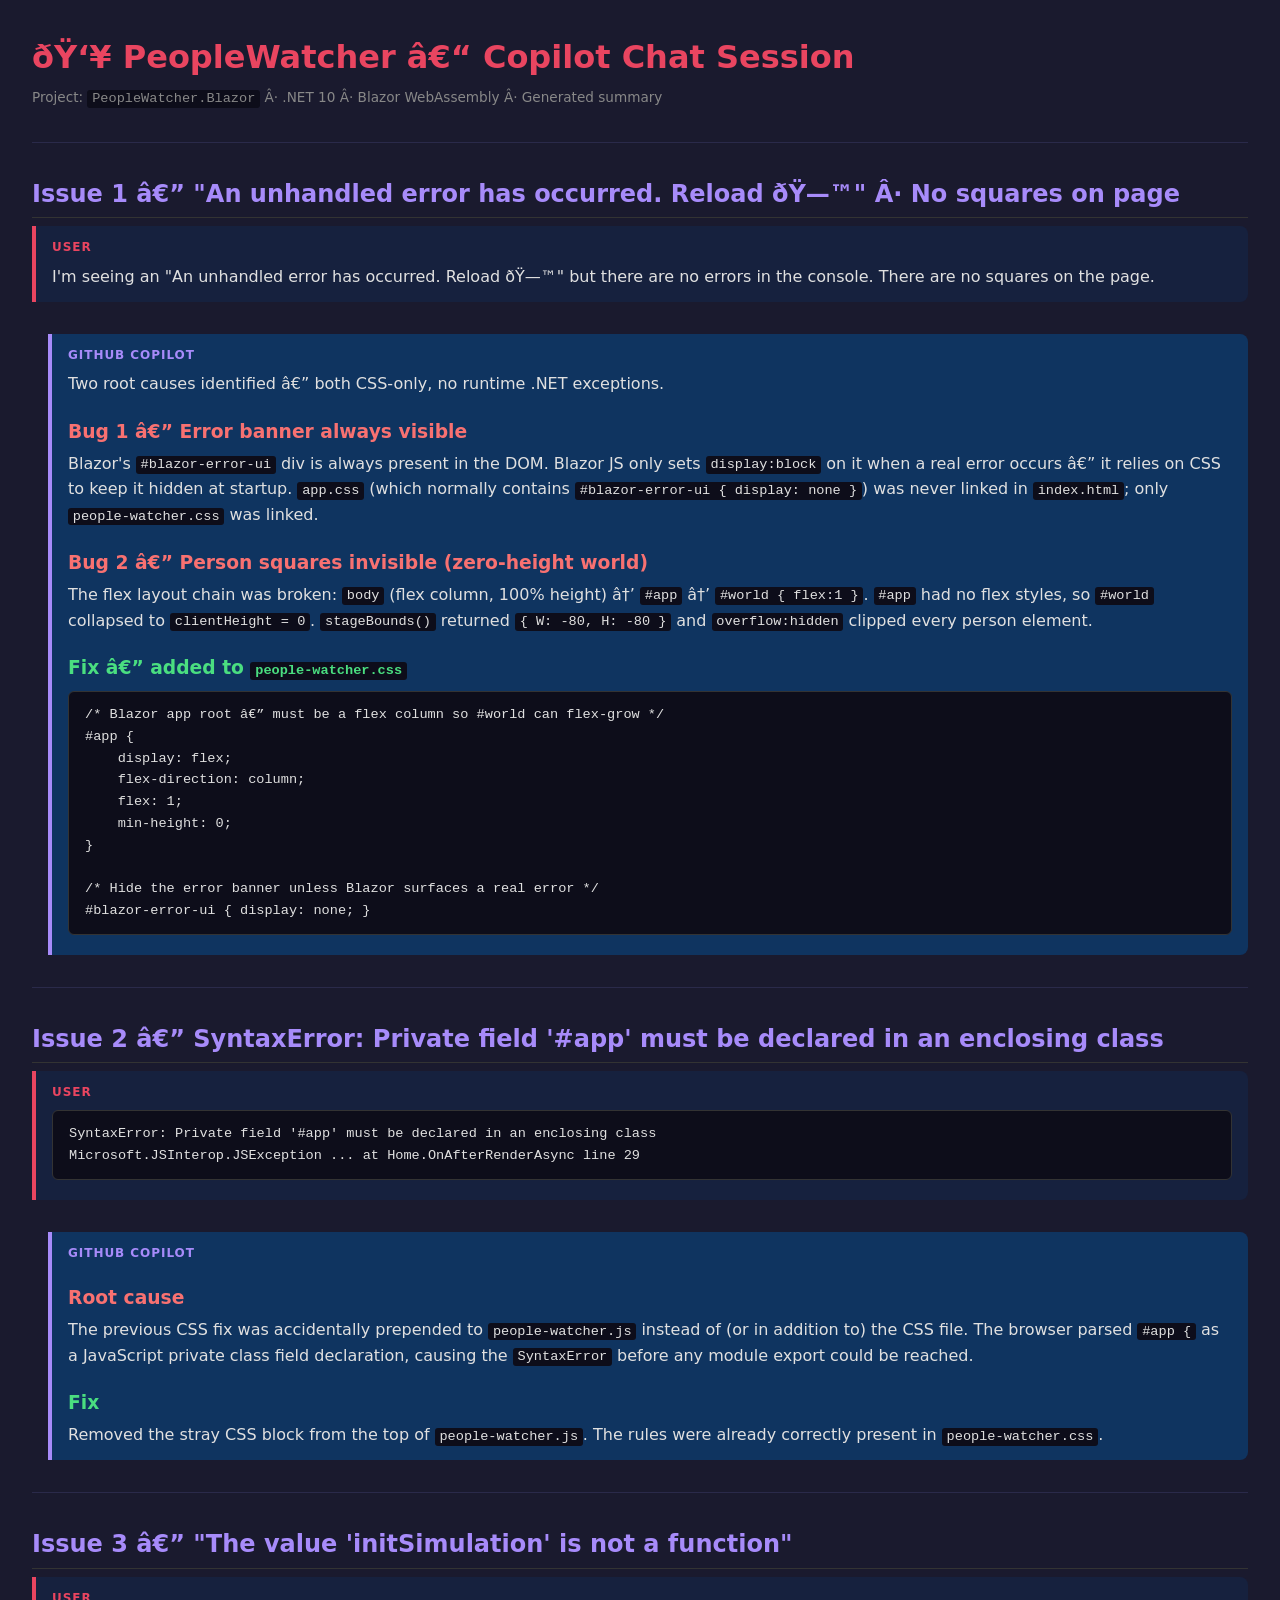
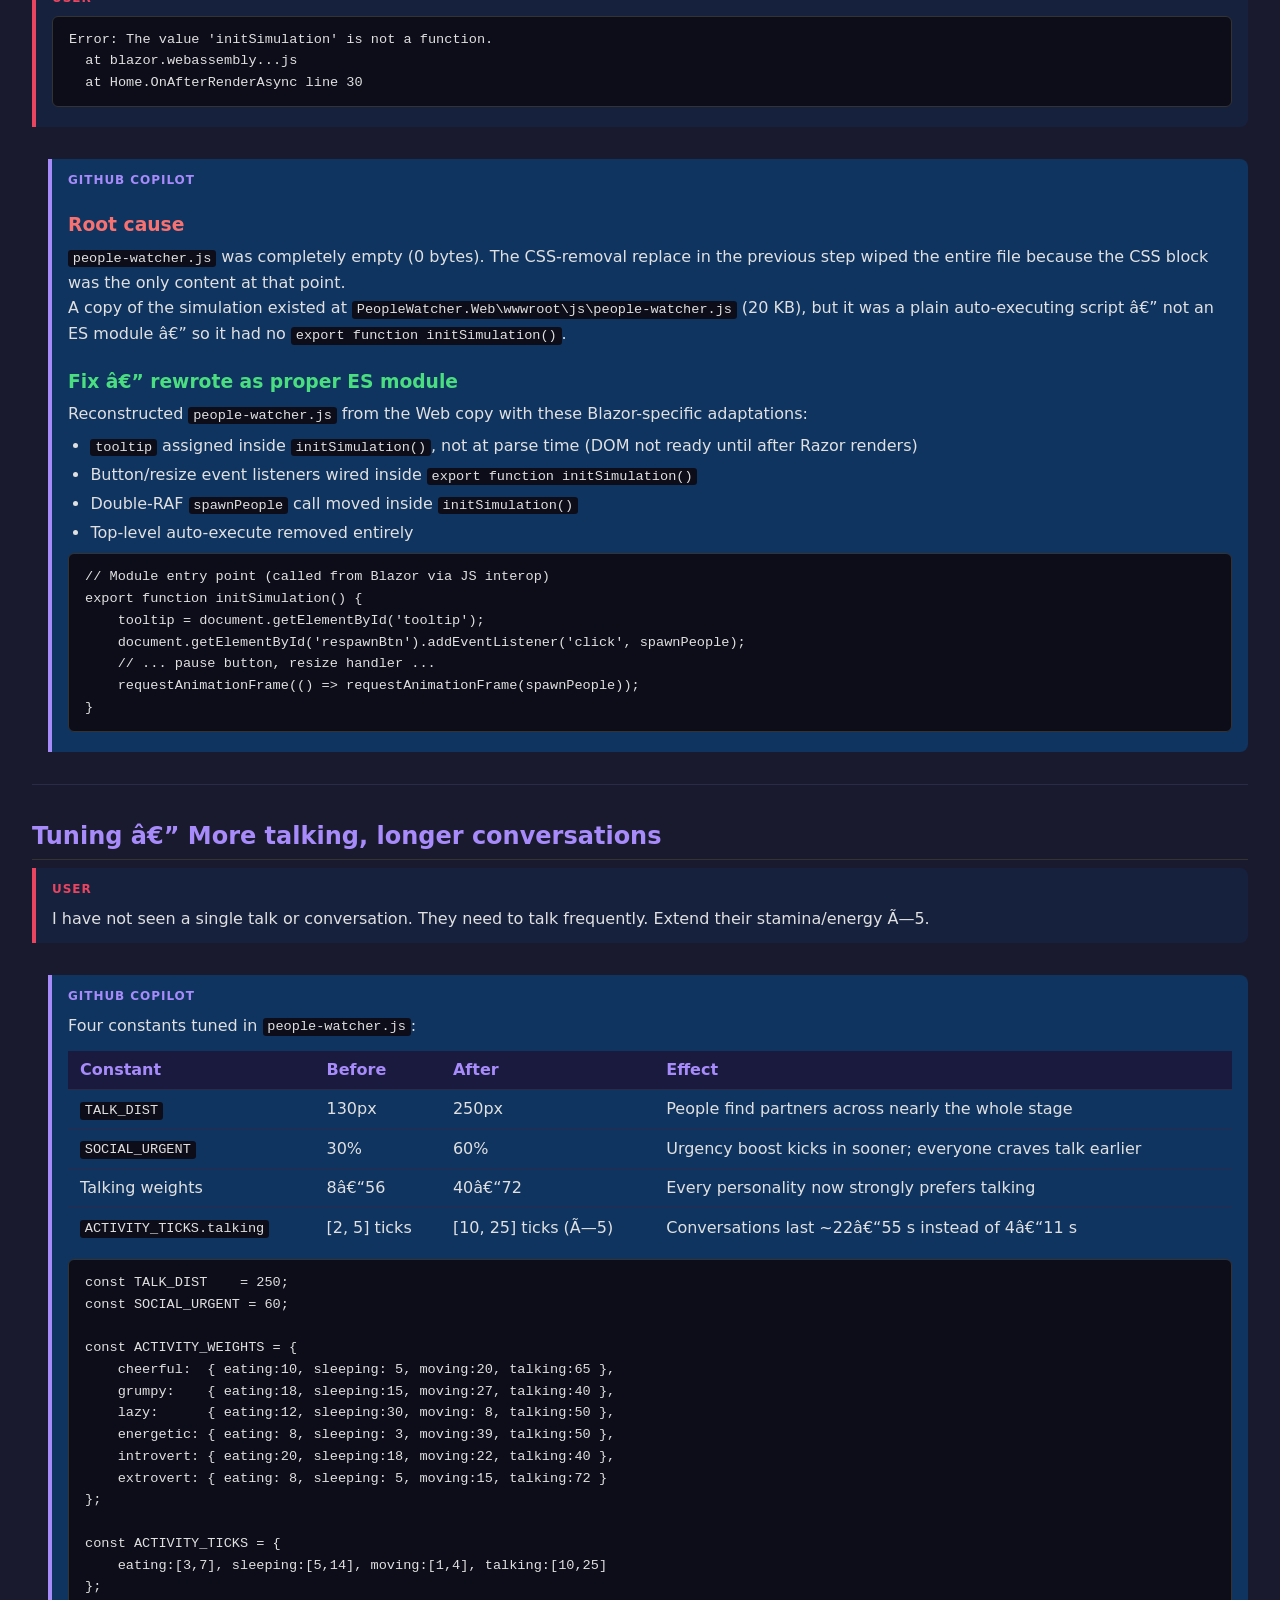
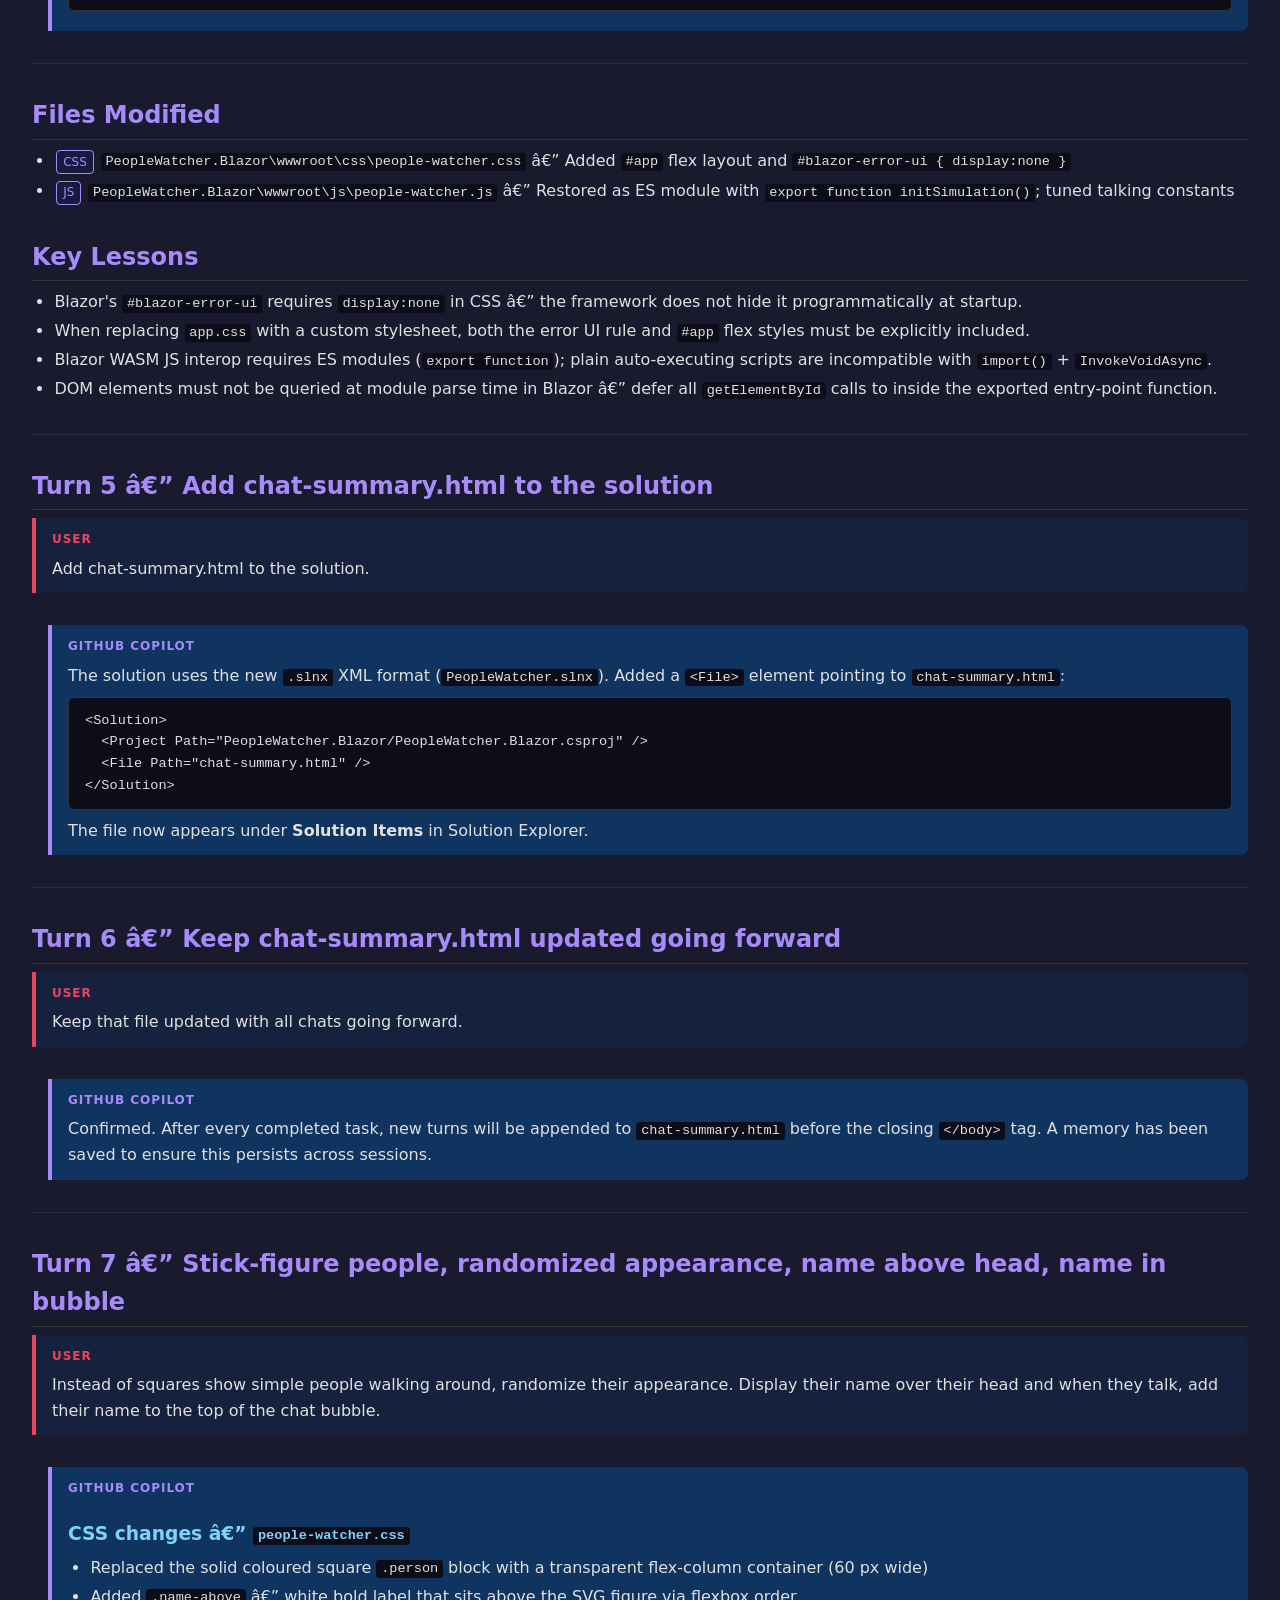
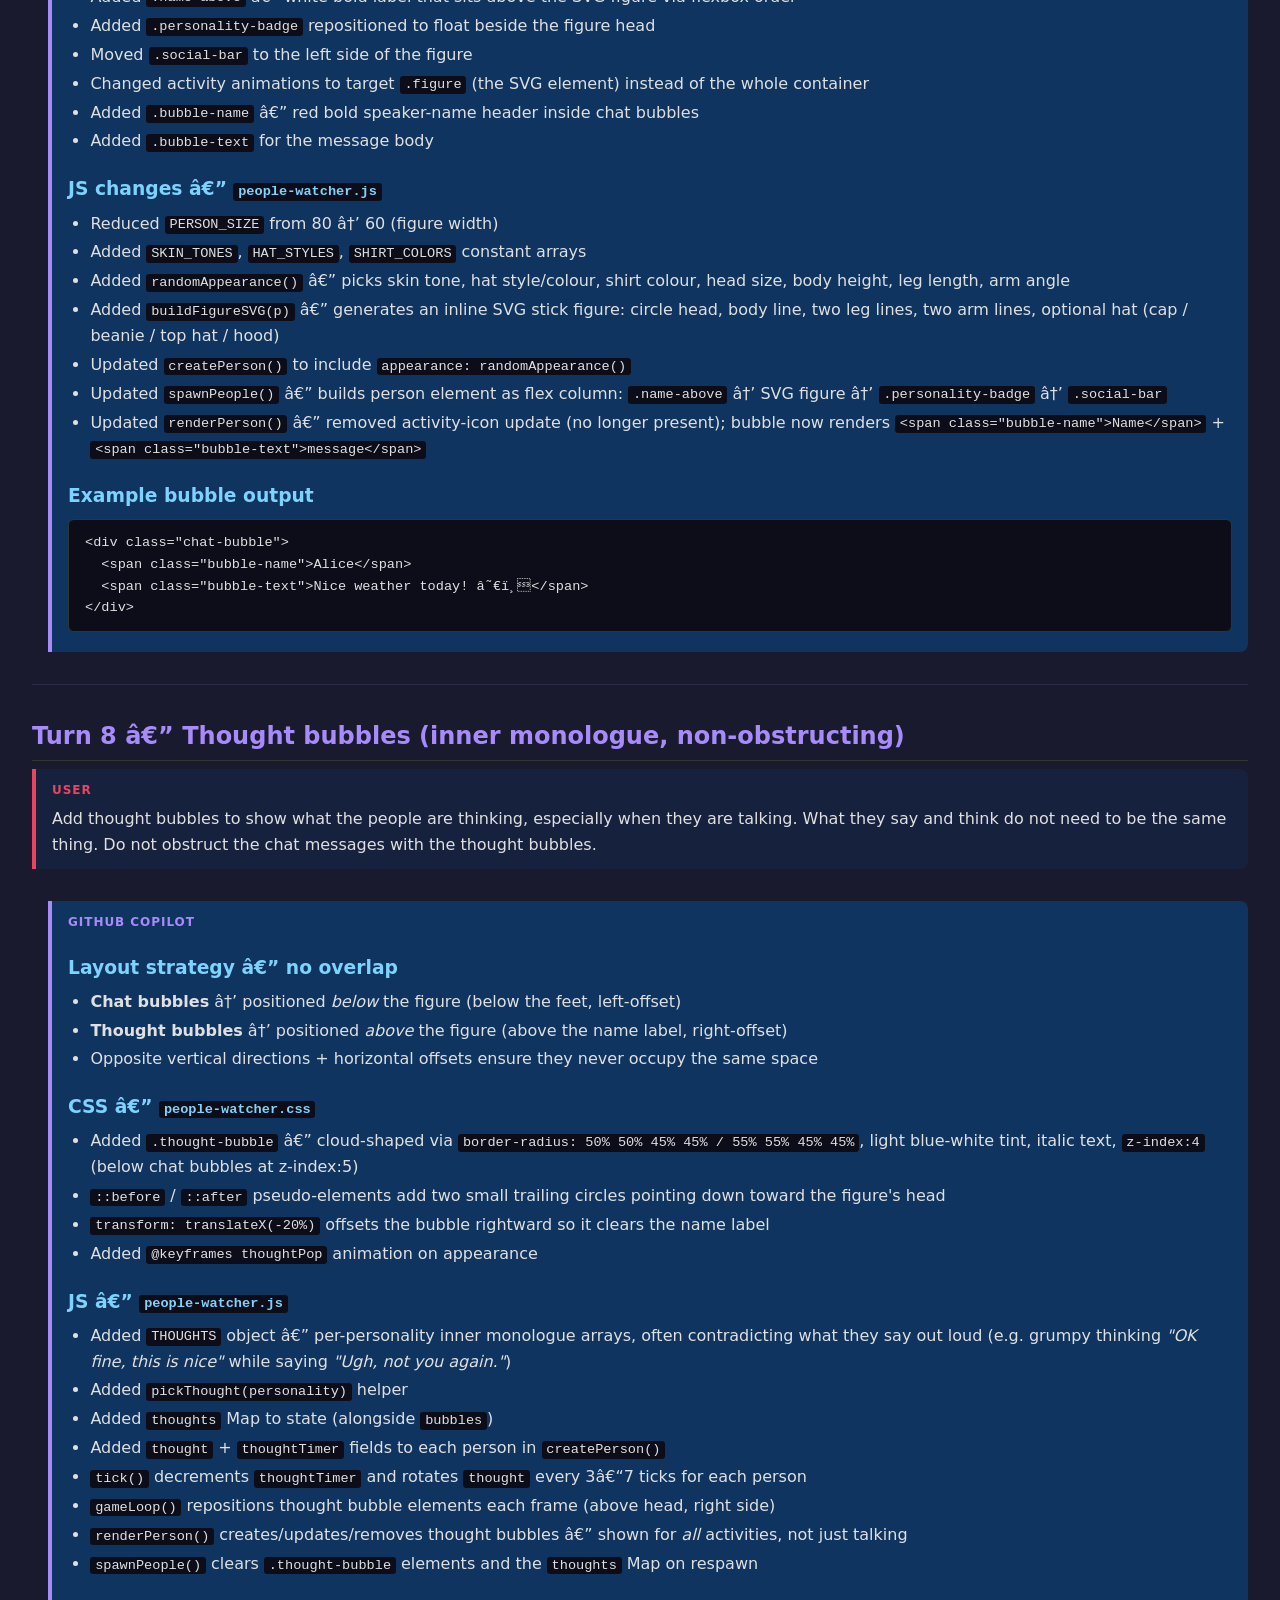
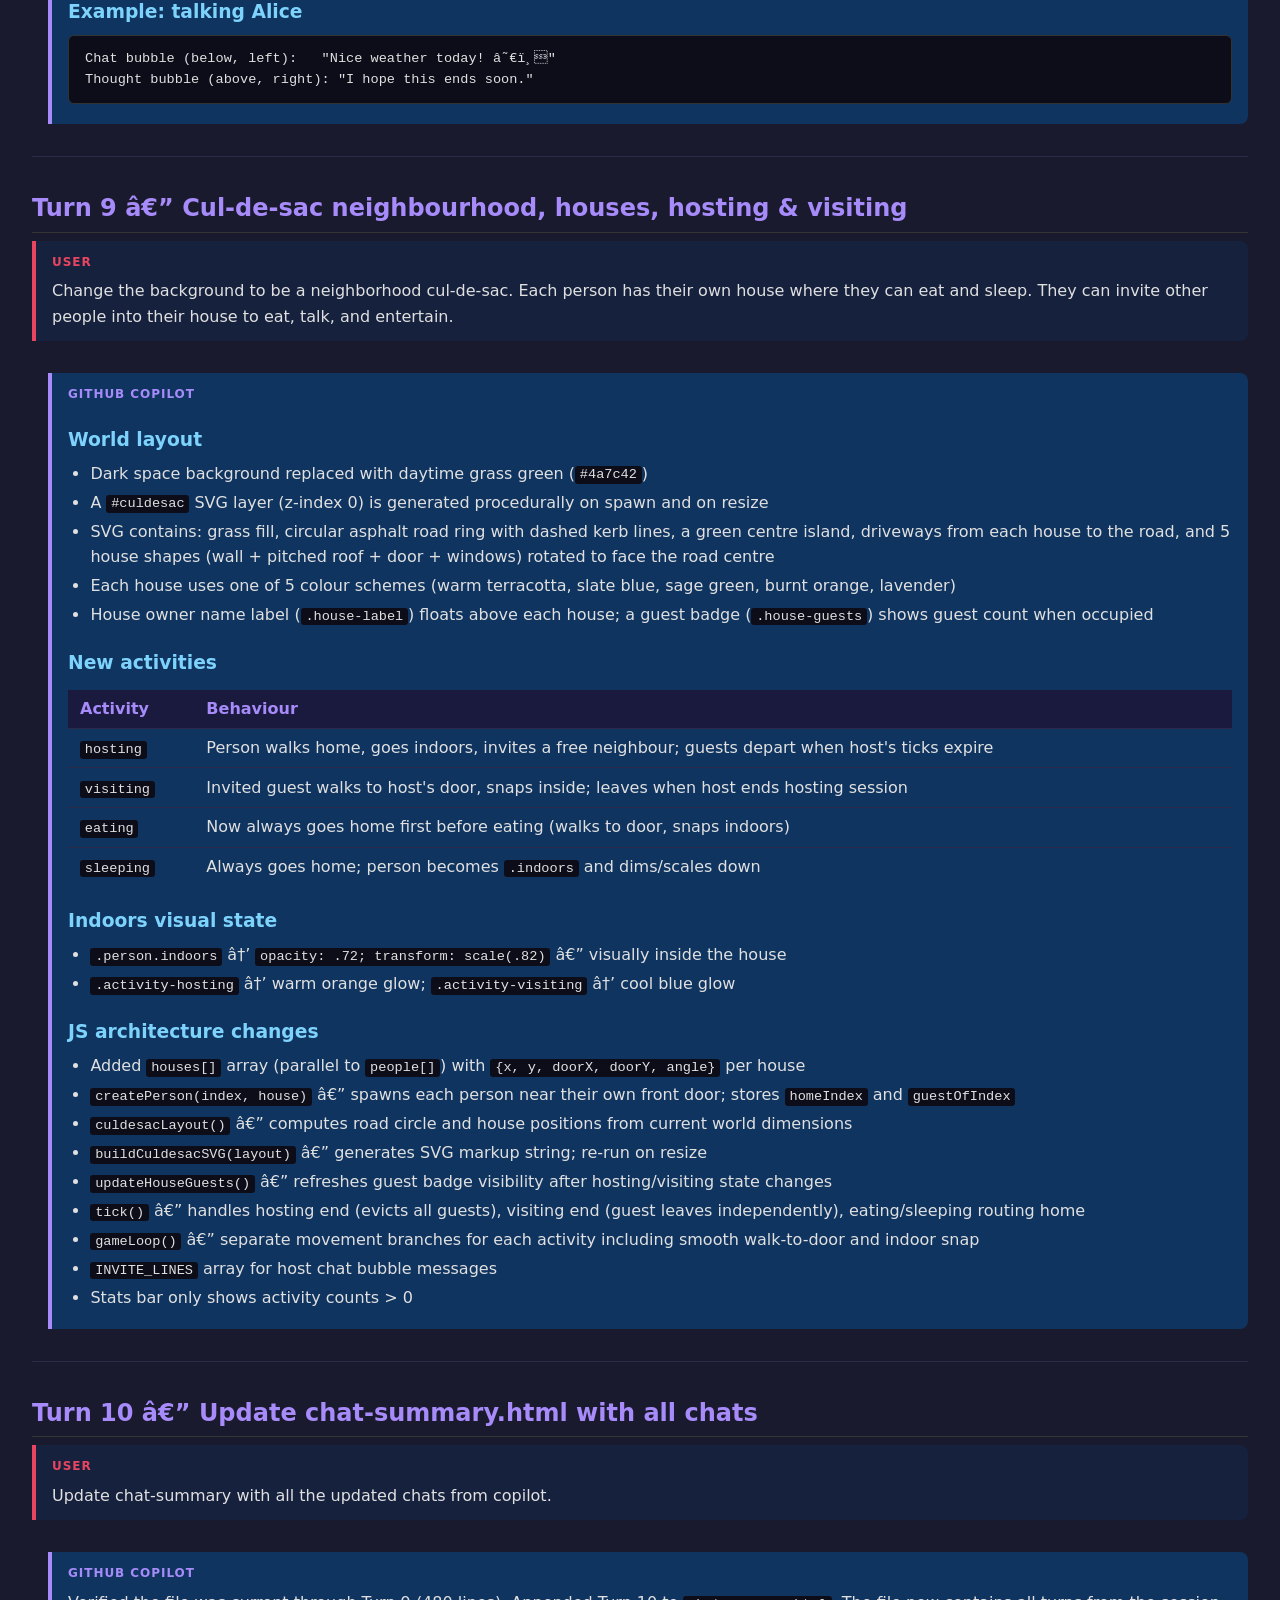
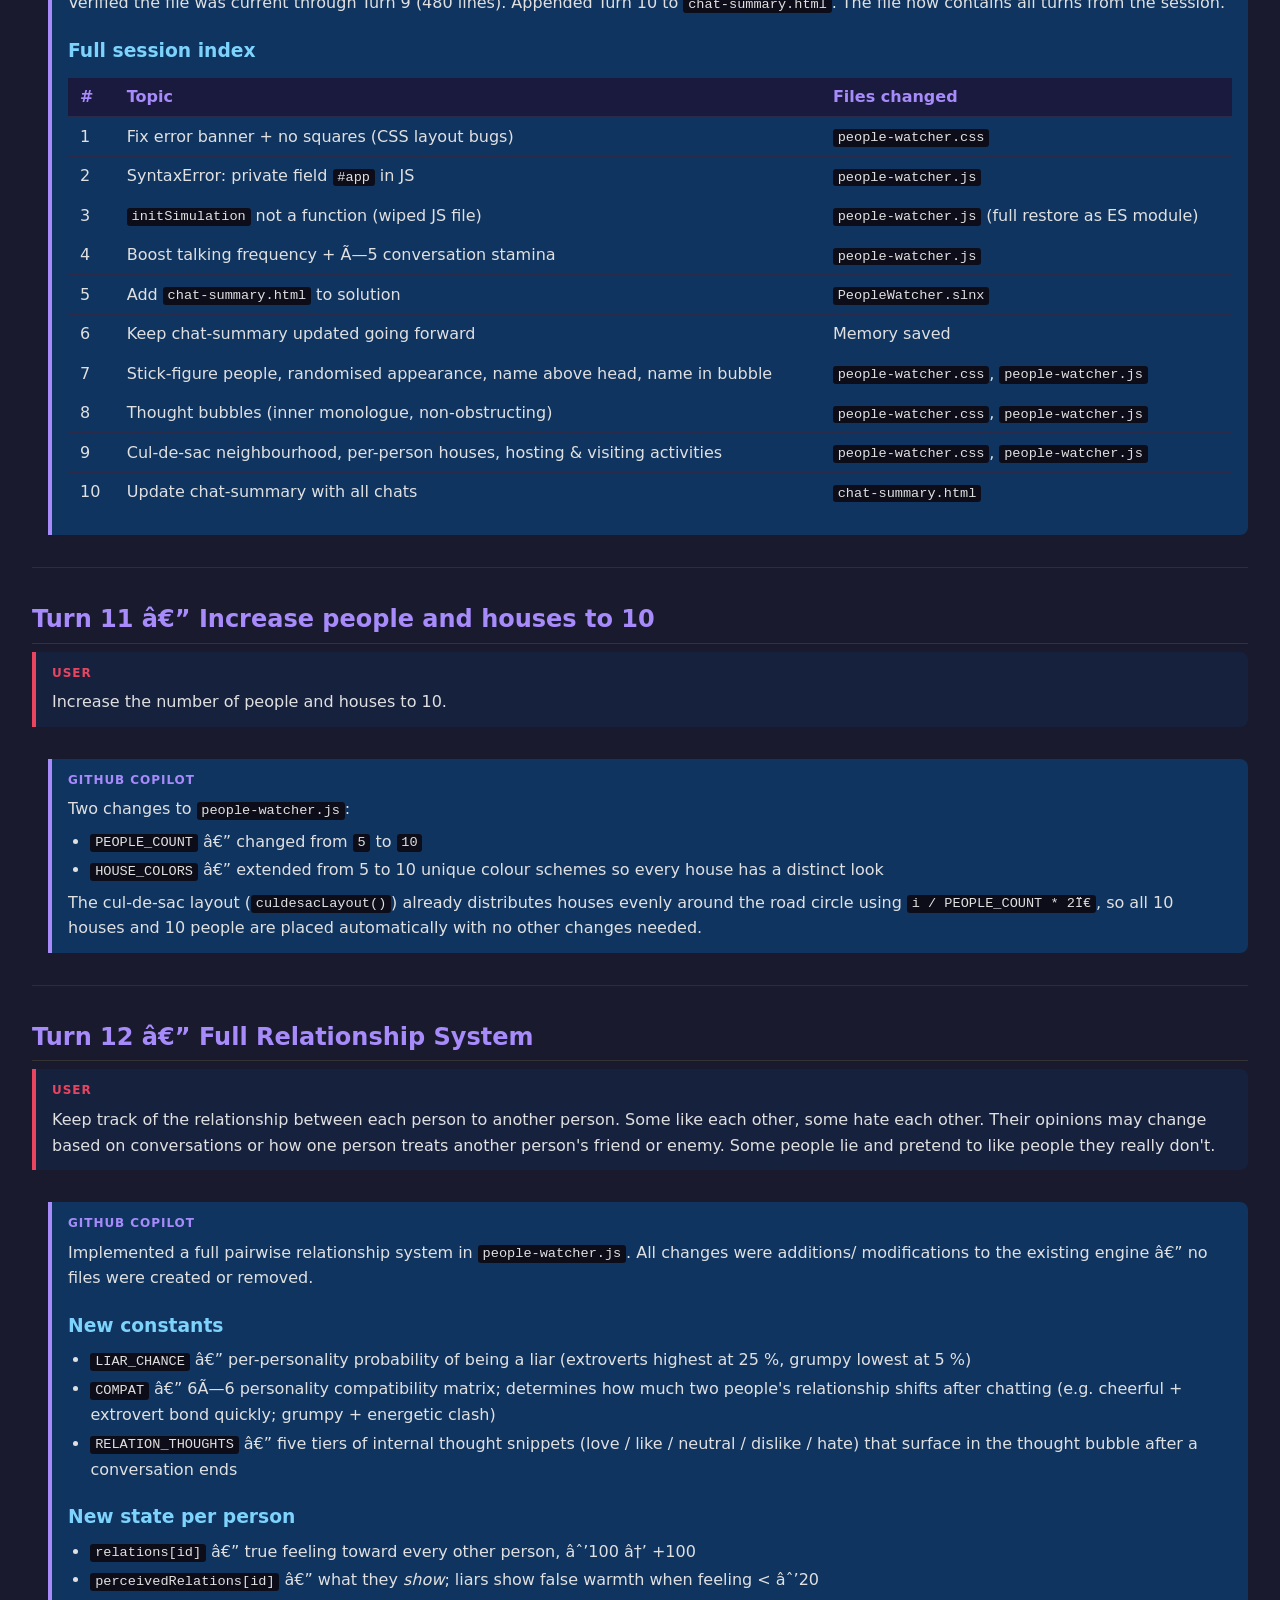
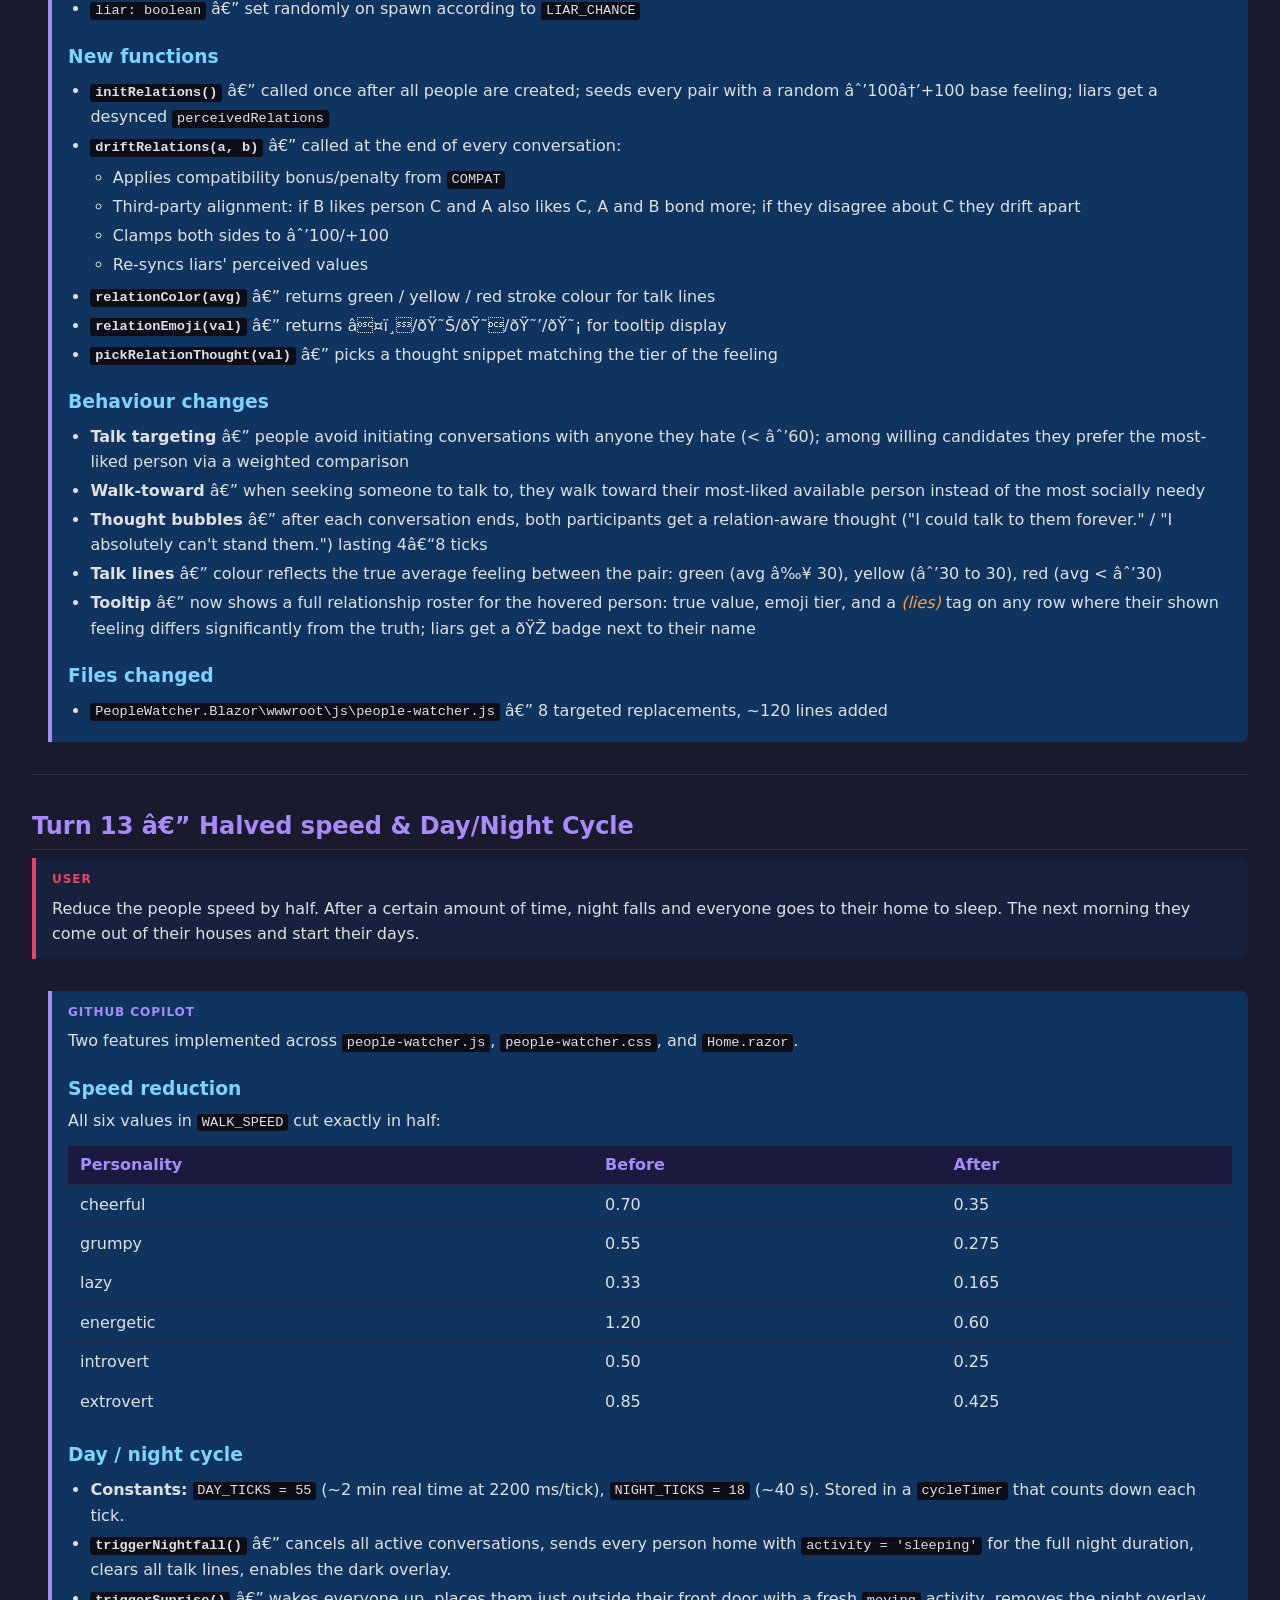
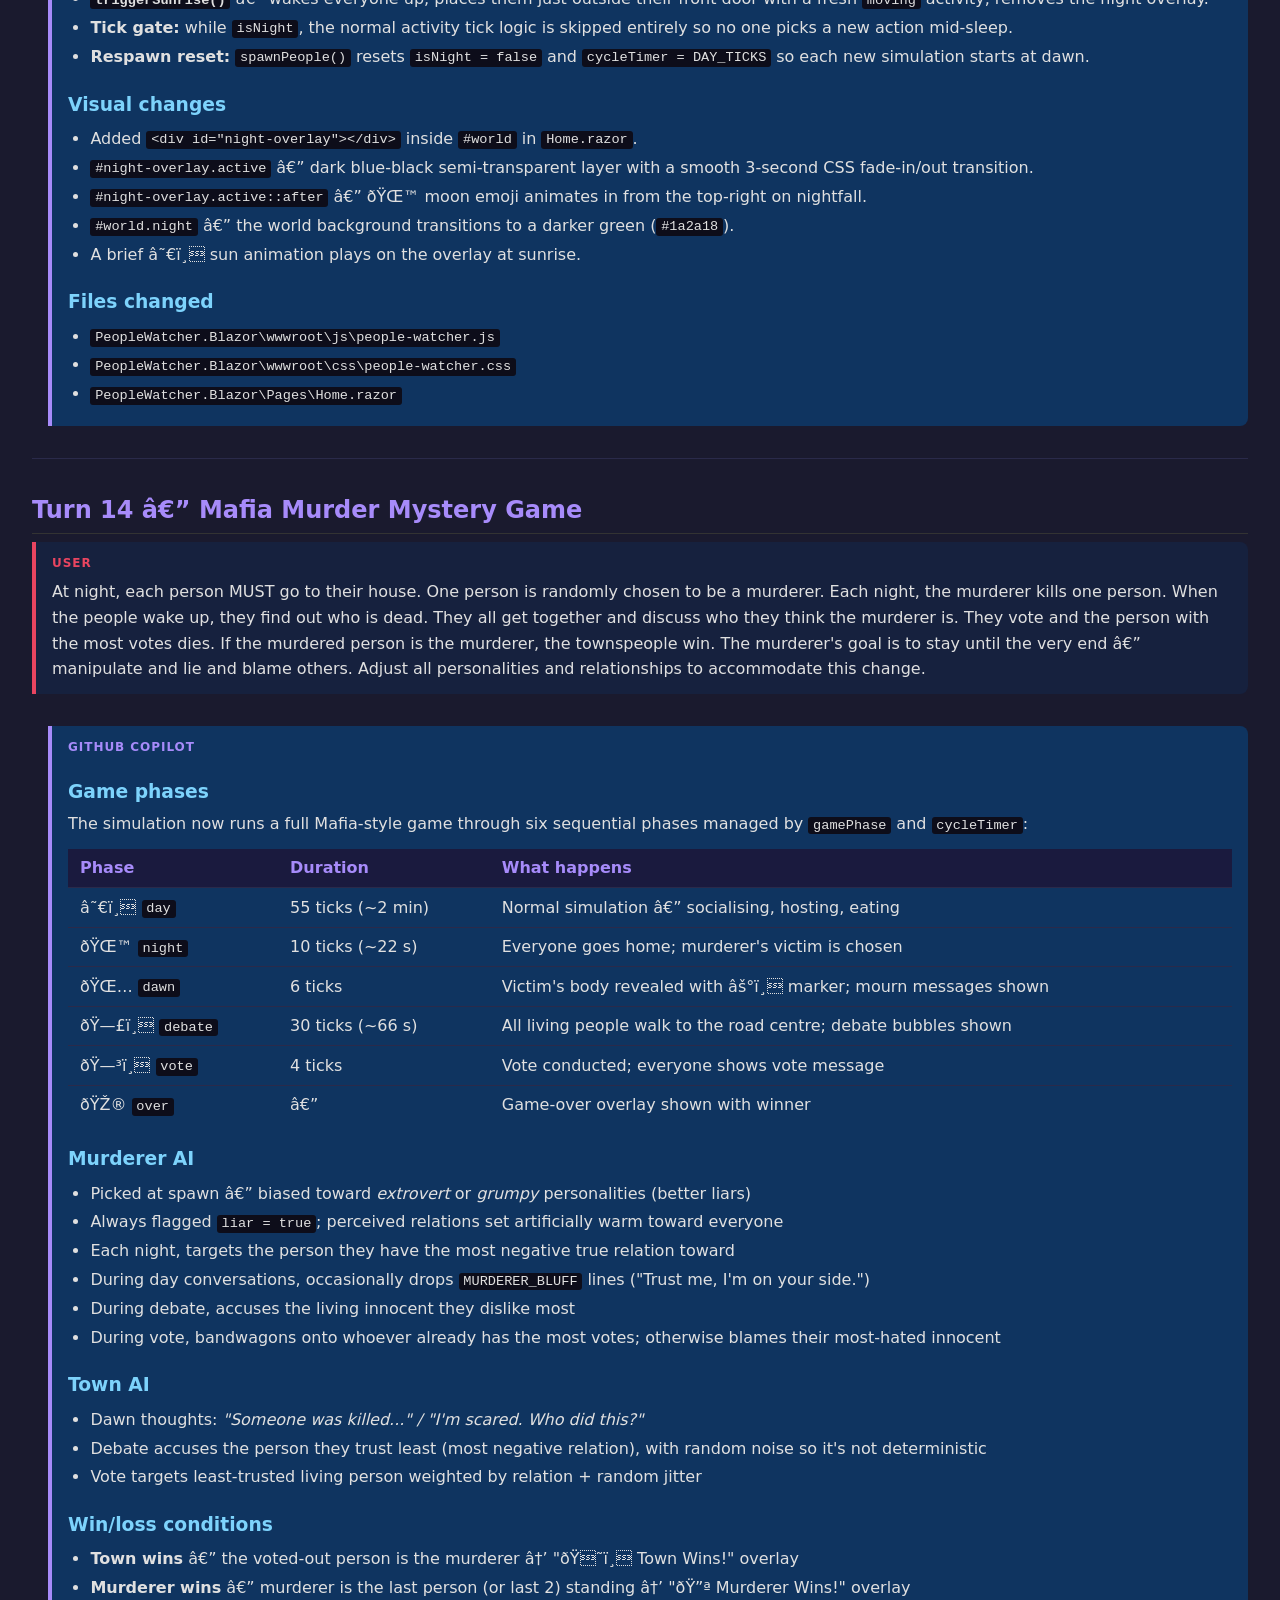
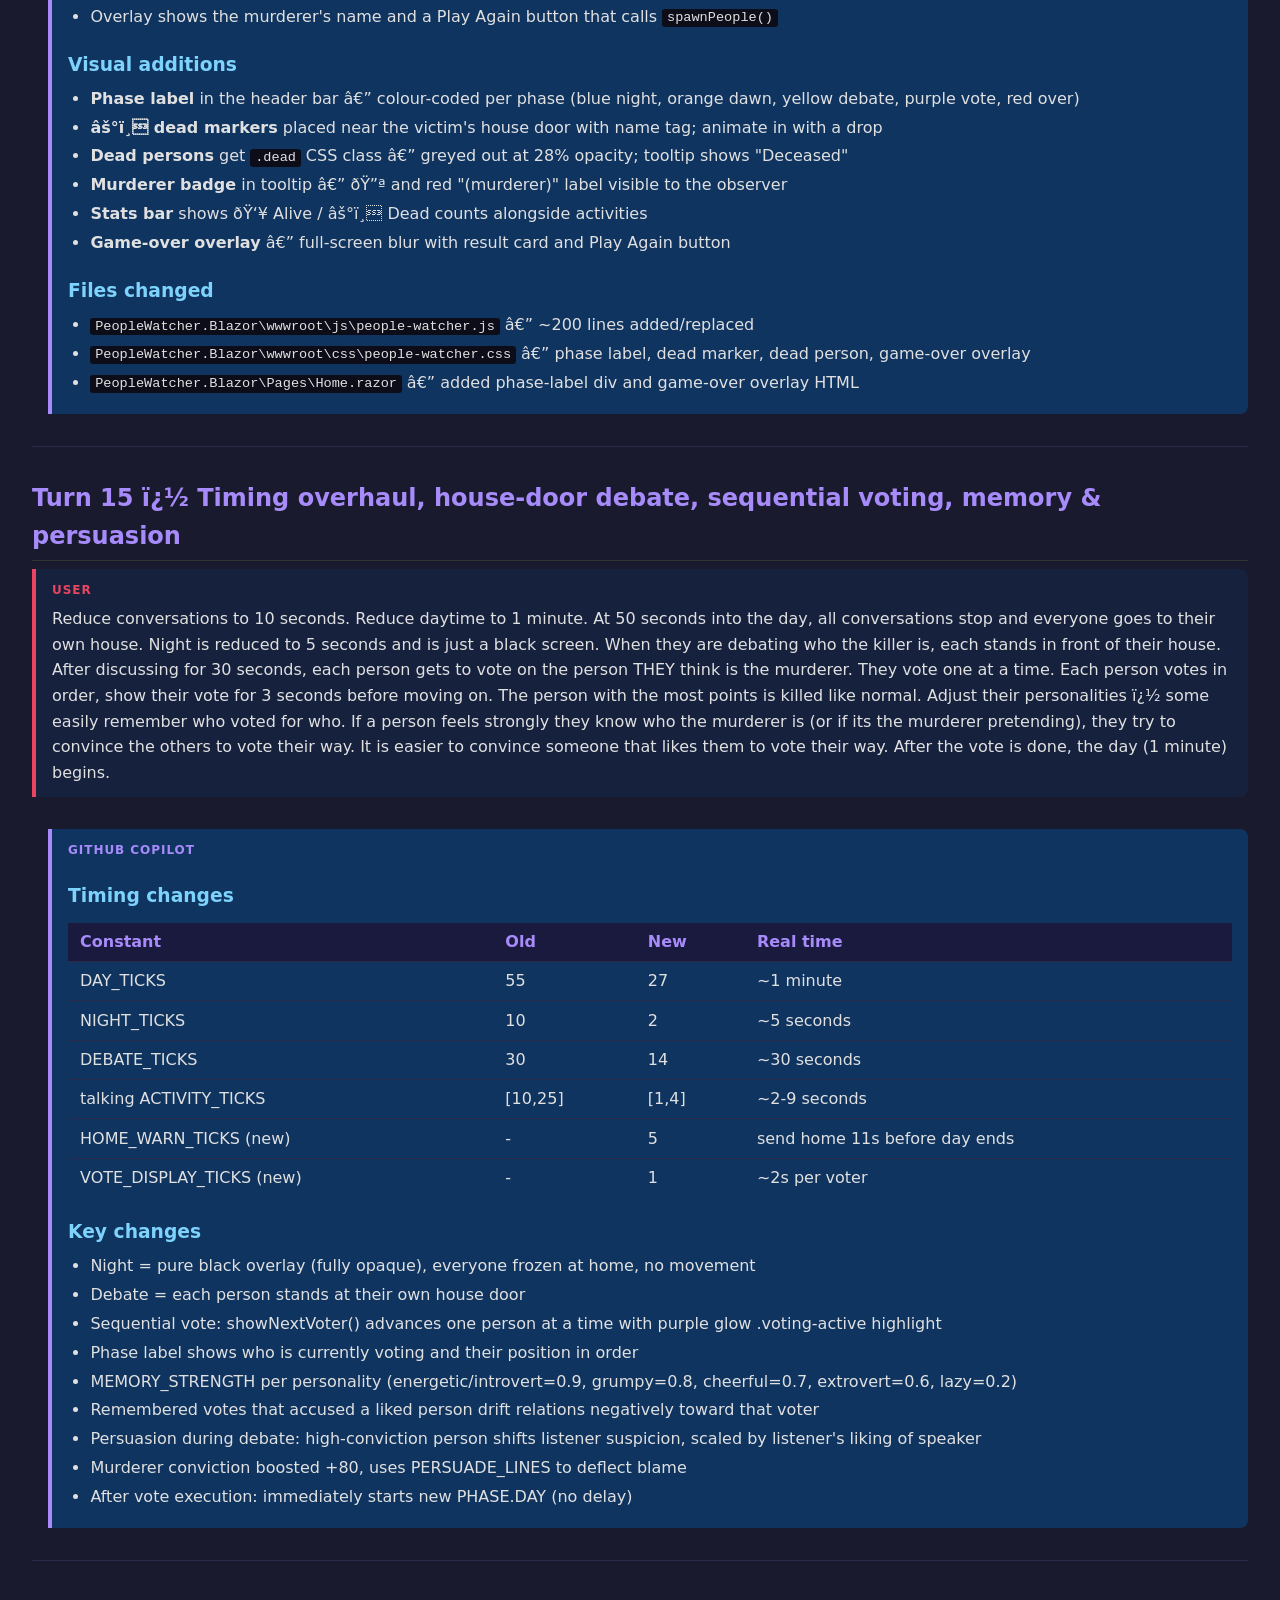
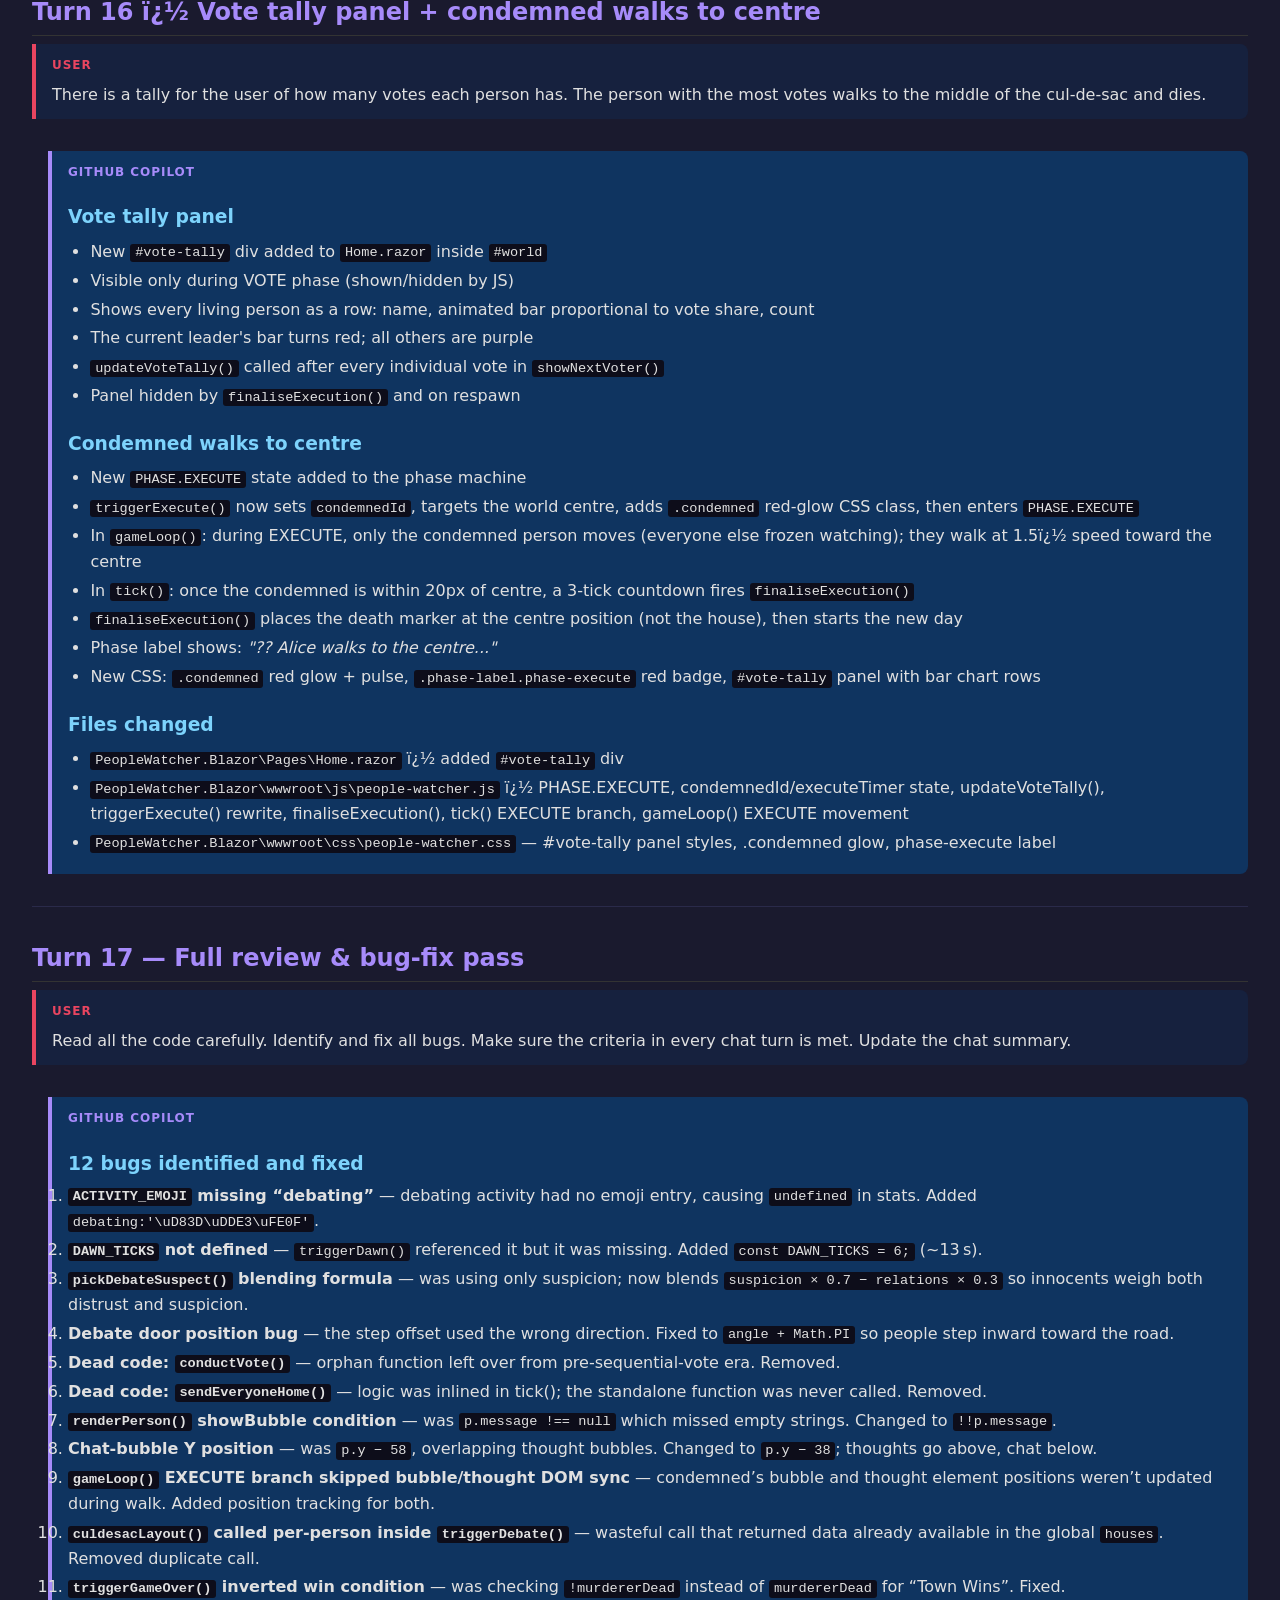
<file: chat-summary.html>
﻿<!DOCTYPE html>
<html lang="en">
<head>
<meta charset="UTF-8" />
<meta name="viewport" content="width=device-width, initial-scale=1.0" />
<title>SwampOfSalem â€“ Copilot Chat Session</title>
<style>
  *, *::before, *::after { box-sizing: border-box; margin: 0; padding: 0; }
  body {
    font-family: system-ui, sans-serif;
    background: #1a1a2e;
    color: #e0e0e0;
    line-height: 1.6;
    padding: 2rem;
  }
  h1 { color: #e94560; margin-bottom: .25rem; }
  h2 { color: #a78bfa; margin: 2rem 0 .5rem; border-bottom: 1px solid #333; padding-bottom: .25rem; }
  h3 { color: #7dd3fc; margin: 1.25rem 0 .25rem; }
  .meta { color: #888; font-size: .85rem; margin-bottom: 2rem; }
  .turn { margin-bottom: 2rem; }
  .turn-user {
    background: #16213e;
    border-left: 4px solid #e94560;
    border-radius: 0 8px 8px 0;
    padding: .75rem 1rem;
  }
  .turn-assistant {
    background: #0f3460;
    border-left: 4px solid #a78bfa;
    border-radius: 0 8px 8px 0;
    padding: .75rem 1rem;
    margin-left: 1rem;
  }
  .role {
    font-size: .75rem;
    font-weight: 700;
    text-transform: uppercase;
    letter-spacing: .08em;
    margin-bottom: .4rem;
  }
  .role-user  { color: #e94560; }
  .role-copilot { color: #a78bfa; }
  code, pre {
    font-family: 'Cascadia Code', 'Fira Code', monospace;
    font-size: .85rem;
  }
  pre {
    background: #0d0d1a;
    border: 1px solid #333;
    border-radius: 6px;
    padding: .75rem 1rem;
    overflow-x: auto;
    margin: .5rem 0;
  }
  code { background: #0d0d1a; padding: .1em .35em; border-radius: 3px; }
  table { border-collapse: collapse; width: 100%; margin: .75rem 0; }
  th { background: #1a1a3e; color: #a78bfa; text-align: left; padding: .4rem .75rem; }
  td { border-top: 1px solid #2a2a4a; padding: .4rem .75rem; }
  ul { padding-left: 1.4rem; margin: .4rem 0; }
  li { margin: .2rem 0; }
  .tag {
    display: inline-block;
    background: #1a1a3e;
    border: 1px solid #a78bfa;
    color: #a78bfa;
    border-radius: 4px;
    font-size: .75rem;
    padding: .1em .5em;
    margin: .1em .15em;
  }
  .fix { color: #4ade80; }
  .bug { color: #f87171; }
  hr { border: none; border-top: 1px solid #2a2a4a; margin: 2rem 0; }
</style>
</head>
<body>

<h1>ðŸ‘¥ PeopleWatcher â€“ Copilot Chat Session</h1>
<p class="meta">Project: <code>PeopleWatcher.Blazor</code> Â· .NET 10 Â· Blazor WebAssembly Â· Generated summary</p>

<hr>

<!-- â•â•â•â•â•â•â•â•â•â•â•â•â•â•â•â•â•â•â•â•â•â•â•â•â•â•â•â•â•â•â•â•â•â•â•â•â•â•â•â•â•â•â•â•â•â•â• TURN 1 â•â•â• -->
<h2>Issue 1 â€” "An unhandled error has occurred. Reload ðŸ—™" Â· No squares on page</h2>

<div class="turn">
  <div class="turn-user">
    <div class="role role-user">User</div>
    I'm seeing an "An unhandled error has occurred. Reload ðŸ—™" but there are no errors in the console.
    There are no squares on the page.
  </div>
</div>

<div class="turn">
  <div class="turn-assistant">
    <div class="role role-copilot">GitHub Copilot</div>
    <p>Two root causes identified â€” both CSS-only, no runtime .NET exceptions.</p>

    <h3 class="bug">Bug 1 â€” Error banner always visible</h3>
    <p>
      Blazor's <code>#blazor-error-ui</code> div is always present in the DOM.
      Blazor JS only sets <code>display:block</code> on it when a real error occurs â€”
      it relies on CSS to keep it hidden at startup.
      <code>app.css</code> (which normally contains <code>#blazor-error-ui { display: none }</code>)
      was never linked in <code>index.html</code>; only <code>people-watcher.css</code> was linked.
    </p>

    <h3 class="bug">Bug 2 â€” Person squares invisible (zero-height world)</h3>
    <p>
      The flex layout chain was broken:
      <code>body</code> (flex column, 100% height) â†’ <code>#app</code> â†’ <code>#world { flex:1 }</code>.
      <code>#app</code> had no flex styles, so <code>#world</code> collapsed to
      <code>clientHeight = 0</code>. <code>stageBounds()</code> returned
      <code>{ W: -80, H: -80 }</code> and <code>overflow:hidden</code> clipped every person element.
    </p>

    <h3 class="fix">Fix â€” added to <code>people-watcher.css</code></h3>
    <pre>/* Blazor app root â€” must be a flex column so #world can flex-grow */
#app {
    display: flex;
    flex-direction: column;
    flex: 1;
    min-height: 0;
}

/* Hide the error banner unless Blazor surfaces a real error */
#blazor-error-ui { display: none; }</pre>
  </div>
</div>

<hr>

<!-- â•â•â•â•â•â•â•â•â•â•â•â•â•â•â•â•â•â•â•â•â•â•â•â•â•â•â•â•â•â•â•â•â•â•â•â•â•â•â•â•â•â•â•â•â•â•â• TURN 2 â•â•â• -->
<h2>Issue 2 â€” SyntaxError: Private field '#app' must be declared in an enclosing class</h2>

<div class="turn">
  <div class="turn-user">
    <div class="role role-user">User</div>
    <pre>SyntaxError: Private field '#app' must be declared in an enclosing class
Microsoft.JSInterop.JSException ... at Home.OnAfterRenderAsync line 29</pre>
  </div>
</div>

<div class="turn">
  <div class="turn-assistant">
    <div class="role role-copilot">GitHub Copilot</div>
    <h3 class="bug">Root cause</h3>
    <p>
      The previous CSS fix was accidentally prepended to <code>people-watcher.js</code>
      instead of (or in addition to) the CSS file.
      The browser parsed <code>#app {</code> as a JavaScript private class field declaration,
      causing the <code>SyntaxError</code> before any module export could be reached.
    </p>
    <h3 class="fix">Fix</h3>
    <p>Removed the stray CSS block from the top of <code>people-watcher.js</code>.
    The rules were already correctly present in <code>people-watcher.css</code>.</p>
  </div>
</div>

<hr>

<!-- â•â•â•â•â•â•â•â•â•â•â•â•â•â•â•â•â•â•â•â•â•â•â•â•â•â•â•â•â•â•â•â•â•â•â•â•â•â•â•â•â•â•â•â•â•â•â• TURN 3 â•â•â• -->
<h2>Issue 3 â€” "The value 'initSimulation' is not a function"</h2>

<div class="turn">
  <div class="turn-user">
    <div class="role role-user">User</div>
    <pre>Error: The value 'initSimulation' is not a function.
  at blazor.webassembly...js
  at Home.OnAfterRenderAsync line 30</pre>
  </div>
</div>

<div class="turn">
  <div class="turn-assistant">
    <div class="role role-copilot">GitHub Copilot</div>
    <h3 class="bug">Root cause</h3>
    <p>
      <code>people-watcher.js</code> was completely empty (0 bytes).
      The CSS-removal replace in the previous step wiped the entire file because the CSS block
      was the only content at that point.
    </p>
    <p>
      A copy of the simulation existed at
      <code>PeopleWatcher.Web\wwwroot\js\people-watcher.js</code> (20 KB),
      but it was a plain auto-executing script â€” not an ES module â€” so it had no
      <code>export function initSimulation()</code>.
    </p>
    <h3 class="fix">Fix â€” rewrote as proper ES module</h3>
    <p>Reconstructed <code>people-watcher.js</code> from the Web copy with these Blazor-specific adaptations:</p>
    <ul>
      <li><code>tooltip</code> assigned inside <code>initSimulation()</code>, not at parse time (DOM not ready until after Razor renders)</li>
      <li>Button/resize event listeners wired inside <code>export function initSimulation()</code></li>
      <li>Double-RAF <code>spawnPeople</code> call moved inside <code>initSimulation()</code></li>
      <li>Top-level auto-execute removed entirely</li>
    </ul>
    <pre>// Module entry point (called from Blazor via JS interop)
export function initSimulation() {
    tooltip = document.getElementById('tooltip');
    document.getElementById('respawnBtn').addEventListener('click', spawnPeople);
    // ... pause button, resize handler ...
    requestAnimationFrame(() => requestAnimationFrame(spawnPeople));
}</pre>
  </div>
</div>

<hr>

<!-- â•â•â•â•â•â•â•â•â•â•â•â•â•â•â•â•â•â•â•â•â•â•â•â•â•â•â•â•â•â•â•â•â•â•â•â•â•â•â•â•â•â•â•â•â•â•â• TURN 4 â•â•â• -->
<h2>Tuning â€” More talking, longer conversations</h2>

<div class="turn">
  <div class="turn-user">
    <div class="role role-user">User</div>
    I have not seen a single talk or conversation. They need to talk frequently.
    Extend their stamina/energy Ã—5.
  </div>
</div>

<div class="turn">
  <div class="turn-assistant">
    <div class="role role-copilot">GitHub Copilot</div>
    <p>Four constants tuned in <code>people-watcher.js</code>:</p>
    <table>
      <thead><tr><th>Constant</th><th>Before</th><th>After</th><th>Effect</th></tr></thead>
      <tbody>
        <tr><td><code>TALK_DIST</code></td><td>130px</td><td>250px</td><td>People find partners across nearly the whole stage</td></tr>
        <tr><td><code>SOCIAL_URGENT</code></td><td>30%</td><td>60%</td><td>Urgency boost kicks in sooner; everyone craves talk earlier</td></tr>
        <tr><td>Talking weights</td><td>8â€“56</td><td>40â€“72</td><td>Every personality now strongly prefers talking</td></tr>
        <tr><td><code>ACTIVITY_TICKS.talking</code></td><td>[2, 5] ticks</td><td>[10, 25] ticks (Ã—5)</td><td>Conversations last ~22â€“55 s instead of 4â€“11 s</td></tr>
      </tbody>
    </table>
    <pre>const TALK_DIST    = 250;
const SOCIAL_URGENT = 60;

const ACTIVITY_WEIGHTS = {
    cheerful:  { eating:10, sleeping: 5, moving:20, talking:65 },
    grumpy:    { eating:18, sleeping:15, moving:27, talking:40 },
    lazy:      { eating:12, sleeping:30, moving: 8, talking:50 },
    energetic: { eating: 8, sleeping: 3, moving:39, talking:50 },
    introvert: { eating:20, sleeping:18, moving:22, talking:40 },
    extrovert: { eating: 8, sleeping: 5, moving:15, talking:72 }
};

const ACTIVITY_TICKS = {
    eating:[3,7], sleeping:[5,14], moving:[1,4], talking:[10,25]
};</pre>
  </div>
</div>

<hr>

<!-- â•â•â•â•â•â•â•â•â•â•â•â•â•â•â•â•â•â•â•â•â•â•â•â•â•â•â•â•â•â•â•â•â•â•â•â•â•â•â•â•â•â•â•â•â•â•â• SUMMARY â•â• -->
<h2>Files Modified</h2>
<ul>
  <li>
    <span class="tag">CSS</span>
    <code>PeopleWatcher.Blazor\wwwroot\css\people-watcher.css</code>
    â€” Added <code>#app</code> flex layout and <code>#blazor-error-ui { display:none }</code>
  </li>
  <li>
    <span class="tag">JS</span>
    <code>PeopleWatcher.Blazor\wwwroot\js\people-watcher.js</code>
    â€” Restored as ES module with <code>export function initSimulation()</code>;
      tuned talking constants
  </li>
</ul>

<h2>Key Lessons</h2>
<ul>
  <li>Blazor's <code>#blazor-error-ui</code> requires <code>display:none</code> in CSS â€” the framework does not hide it programmatically at startup.</li>
  <li>When replacing <code>app.css</code> with a custom stylesheet, both the error UI rule and <code>#app</code> flex styles must be explicitly included.</li>
  <li>Blazor WASM JS interop requires ES modules (<code>export function</code>); plain auto-executing scripts are incompatible with <code>import()</code> + <code>InvokeVoidAsync</code>.</li>
  <li>DOM elements must not be queried at module parse time in Blazor â€” defer all <code>getElementById</code> calls to inside the exported entry-point function.</li>
</ul>

<hr>

<!-- â•â•â•â•â•â•â•â•â•â•â•â•â•â•â•â•â•â•â•â•â•â•â•â•â•â•â•â•â•â•â•â•â•â•â•â•â•â•â•â•â•â•â•â•â•â•â• TURN 5 â•â•â• -->
<h2>Turn 5 â€” Add chat-summary.html to the solution</h2>

<div class="turn">
  <div class="turn-user">
    <div class="role role-user">User</div>
    Add chat-summary.html to the solution.
  </div>
</div>

<div class="turn">
  <div class="turn-assistant">
    <div class="role role-copilot">GitHub Copilot</div>
    <p>The solution uses the new <code>.slnx</code> XML format (<code>PeopleWatcher.slnx</code>).
    Added a <code>&lt;File&gt;</code> element pointing to <code>chat-summary.html</code>:</p>
    <pre>&lt;Solution&gt;
  &lt;Project Path="PeopleWatcher.Blazor/PeopleWatcher.Blazor.csproj" /&gt;
  &lt;File Path="chat-summary.html" /&gt;
&lt;/Solution&gt;</pre>
    <p>The file now appears under <strong>Solution Items</strong> in Solution Explorer.</p>
  </div>
</div>

<hr>

<!-- â•â•â•â•â•â•â•â•â•â•â•â•â•â•â•â•â•â•â•â•â•â•â•â•â•â•â•â•â•â•â•â•â•â•â•â•â•â•â•â•â•â•â•â•â•â•â• TURN 6 â•â•â• -->
<h2>Turn 6 â€” Keep chat-summary.html updated going forward</h2>

<div class="turn">
  <div class="turn-user">
    <div class="role role-user">User</div>
    Keep that file updated with all chats going forward.
  </div>
</div>

<div class="turn">
  <div class="turn-assistant">
    <div class="role role-copilot">GitHub Copilot</div>
    <p>Confirmed. After every completed task, new turns will be appended to
    <code>chat-summary.html</code> before the closing <code>&lt;/body&gt;</code> tag.
    A memory has been saved to ensure this persists across sessions.</p>
  </div>
</div>

<hr>

<!-- â•â•â•â•â•â•â•â•â•â•â•â•â•â•â•â•â•â•â•â•â•â•â•â•â•â•â•â•â•â•â•â•â•â•â•â•â•â•â•â•â•â•â•â•â•â•â• TURN 7 â•â•â• -->
<h2>Turn 7 â€” Stick-figure people, randomized appearance, name above head, name in bubble</h2>

<div class="turn">
  <div class="turn-user">
    <div class="role role-user">User</div>
    Instead of squares show simple people walking around, randomize their appearance.
    Display their name over their head and when they talk, add their name to the top of the chat bubble.
  </div>
</div>

<div class="turn">
  <div class="turn-assistant">
    <div class="role role-copilot">GitHub Copilot</div>

    <h3>CSS changes â€” <code>people-watcher.css</code></h3>
    <ul>
      <li>Replaced the solid coloured square <code>.person</code> block with a transparent flex-column container (60 px wide)</li>
      <li>Added <code>.name-above</code> â€” white bold label that sits above the SVG figure via flexbox order</li>
      <li>Added <code>.personality-badge</code> repositioned to float beside the figure head</li>
      <li>Moved <code>.social-bar</code> to the left side of the figure</li>
      <li>Changed activity animations to target <code>.figure</code> (the SVG element) instead of the whole container</li>
      <li>Added <code>.bubble-name</code> â€” red bold speaker-name header inside chat bubbles</li>
      <li>Added <code>.bubble-text</code> for the message body</li>
    </ul>

    <h3>JS changes â€” <code>people-watcher.js</code></h3>
    <ul>
      <li>Reduced <code>PERSON_SIZE</code> from 80 â†’ 60 (figure width)</li>
      <li>Added <code>SKIN_TONES</code>, <code>HAT_STYLES</code>, <code>SHIRT_COLORS</code> constant arrays</li>
      <li>Added <code>randomAppearance()</code> â€” picks skin tone, hat style/colour, shirt colour, head size, body height, leg length, arm angle</li>
      <li>Added <code>buildFigureSVG(p)</code> â€” generates an inline SVG stick figure: circle head, body line, two leg lines, two arm lines, optional hat (cap / beanie / top hat / hood)</li>
      <li>Updated <code>createPerson()</code> to include <code>appearance: randomAppearance()</code></li>
      <li>Updated <code>spawnPeople()</code> â€” builds person element as flex column: <code>.name-above</code> â†’ SVG figure â†’ <code>.personality-badge</code> â†’ <code>.social-bar</code></li>
      <li>Updated <code>renderPerson()</code> â€” removed activity-icon update (no longer present); bubble now renders <code>&lt;span class="bubble-name"&gt;Name&lt;/span&gt;</code> + <code>&lt;span class="bubble-text"&gt;message&lt;/span&gt;</code></li>
    </ul>

    <h3>Example bubble output</h3>
    <pre>&lt;div class="chat-bubble"&gt;
  &lt;span class="bubble-name"&gt;Alice&lt;/span&gt;
  &lt;span class="bubble-text"&gt;Nice weather today! â˜€ï¸&lt;/span&gt;
&lt;/div&gt;</pre>
  </div>
</div>

<hr>

<!-- â•â•â•â•â•â•â•â•â•â•â•â•â•â•â•â•â•â•â•â•â•â•â•â•â•â•â•â•â•â•â•â•â•â•â•â•â•â•â•â•â•â•â•â•â•â•â• TURN 8 â•â•â• -->
<h2>Turn 8 â€” Thought bubbles (inner monologue, non-obstructing)</h2>

<div class="turn">
  <div class="turn-user">
    <div class="role role-user">User</div>
    Add thought bubbles to show what the people are thinking, especially when they are talking.
    What they say and think do not need to be the same thing.
    Do not obstruct the chat messages with the thought bubbles.
  </div>
</div>

<div class="turn">
  <div class="turn-assistant">
    <div class="role role-copilot">GitHub Copilot</div>

    <h3>Layout strategy â€” no overlap</h3>
    <ul>
      <li><strong>Chat bubbles</strong> â†’ positioned <em>below</em> the figure (below the feet, left-offset)</li>
      <li><strong>Thought bubbles</strong> â†’ positioned <em>above</em> the figure (above the name label, right-offset)</li>
      <li>Opposite vertical directions + horizontal offsets ensure they never occupy the same space</li>
    </ul>

    <h3>CSS â€” <code>people-watcher.css</code></h3>
    <ul>
      <li>Added <code>.thought-bubble</code> â€” cloud-shaped via <code>border-radius: 50% 50% 45% 45% / 55% 55% 45% 45%</code>, light blue-white tint, italic text, <code>z-index:4</code> (below chat bubbles at z-index:5)</li>
      <li><code>::before</code> / <code>::after</code> pseudo-elements add two small trailing circles pointing down toward the figure's head</li>
      <li><code>transform: translateX(-20%)</code> offsets the bubble rightward so it clears the name label</li>
      <li>Added <code>@keyframes thoughtPop</code> animation on appearance</li>
    </ul>

    <h3>JS â€” <code>people-watcher.js</code></h3>
    <ul>
      <li>Added <code>THOUGHTS</code> object â€” per-personality inner monologue arrays, often contradicting what they say out loud (e.g. grumpy thinking <em>"OK fine, this is nice"</em> while saying <em>"Ugh, not you again."</em>)</li>
      <li>Added <code>pickThought(personality)</code> helper</li>
      <li>Added <code>thoughts</code> Map to state (alongside <code>bubbles</code>)</li>
      <li>Added <code>thought</code> + <code>thoughtTimer</code> fields to each person in <code>createPerson()</code></li>
      <li><code>tick()</code> decrements <code>thoughtTimer</code> and rotates <code>thought</code> every 3â€“7 ticks for each person</li>
      <li><code>gameLoop()</code> repositions thought bubble elements each frame (above head, right side)</li>
      <li><code>renderPerson()</code> creates/updates/removes thought bubbles â€” shown for <em>all</em> activities, not just talking</li>
      <li><code>spawnPeople()</code> clears <code>.thought-bubble</code> elements and the <code>thoughts</code> Map on respawn</li>
    </ul>

    <h3>Example: talking Alice</h3>
    <pre>Chat bubble (below, left):   "Nice weather today! â˜€ï¸"
Thought bubble (above, right): "I hope this ends soon."</pre>
  </div>
</div>

<hr>

<!-- â•â•â•â•â•â•â•â•â•â•â•â•â•â•â•â•â•â•â•â•â•â•â•â•â•â•â•â•â•â•â•â•â•â•â•â•â•â•â•â•â•â•â•â•â•â•â• TURN 9 â•â•â• -->
<h2>Turn 9 â€” Cul-de-sac neighbourhood, houses, hosting &amp; visiting</h2>

<div class="turn">
  <div class="turn-user">
    <div class="role role-user">User</div>
    Change the background to be a neighborhood cul-de-sac. Each person has their own house where they can
    eat and sleep. They can invite other people into their house to eat, talk, and entertain.
  </div>
</div>

<div class="turn">
  <div class="turn-assistant">
    <div class="role role-copilot">GitHub Copilot</div>

    <h3>World layout</h3>
    <ul>
      <li>Dark space background replaced with daytime grass green (<code>#4a7c42</code>)</li>
      <li>A <code>#culdesac</code> SVG layer (z-index 0) is generated procedurally on spawn and on resize</li>
      <li>SVG contains: grass fill, circular asphalt road ring with dashed kerb lines, a green centre island, driveways from each house to the road, and 5 house shapes (wall + pitched roof + door + windows) rotated to face the road centre</li>
      <li>Each house uses one of 5 colour schemes (warm terracotta, slate blue, sage green, burnt orange, lavender)</li>
      <li>House owner name label (<code>.house-label</code>) floats above each house; a guest badge (<code>.house-guests</code>) shows guest count when occupied</li>
    </ul>

    <h3>New activities</h3>
    <table>
      <thead><tr><th>Activity</th><th>Behaviour</th></tr></thead>
      <tbody>
        <tr><td><code>hosting</code></td><td>Person walks home, goes indoors, invites a free neighbour; guests depart when host's ticks expire</td></tr>
        <tr><td><code>visiting</code></td><td>Invited guest walks to host's door, snaps inside; leaves when host ends hosting session</td></tr>
        <tr><td><code>eating</code></td><td>Now always goes home first before eating (walks to door, snaps indoors)</td></tr>
        <tr><td><code>sleeping</code></td><td>Always goes home; person becomes <code>.indoors</code> and dims/scales down</td></tr>
      </tbody>
    </table>

    <h3>Indoors visual state</h3>
    <ul>
      <li><code>.person.indoors</code> â†’ <code>opacity: .72; transform: scale(.82)</code> â€” visually inside the house</li>
      <li><code>.activity-hosting</code> â†’ warm orange glow; <code>.activity-visiting</code> â†’ cool blue glow</li>
    </ul>

    <h3>JS architecture changes</h3>
    <ul>
      <li>Added <code>houses[]</code> array (parallel to <code>people[]</code>) with <code>{x, y, doorX, doorY, angle}</code> per house</li>
      <li><code>createPerson(index, house)</code> â€” spawns each person near their own front door; stores <code>homeIndex</code> and <code>guestOfIndex</code></li>
      <li><code>culdesacLayout()</code> â€” computes road circle and house positions from current world dimensions</li>
      <li><code>buildCuldesacSVG(layout)</code> â€” generates SVG markup string; re-run on resize</li>
      <li><code>updateHouseGuests()</code> â€” refreshes guest badge visibility after hosting/visiting state changes</li>
      <li><code>tick()</code> â€” handles hosting end (evicts all guests), visiting end (guest leaves independently), eating/sleeping routing home</li>
      <li><code>gameLoop()</code> â€” separate movement branches for each activity including smooth walk-to-door and indoor snap</li>
      <li><code>INVITE_LINES</code> array for host chat bubble messages</li>
      <li>Stats bar only shows activity counts &gt; 0</li>
    </ul>
  </div>
</div>

<hr>

<!-- â•â•â•â•â•â•â•â•â•â•â•â•â•â•â•â•â•â•â•â•â•â•â•â•â•â•â•â•â•â•â•â•â•â•â•â•â•â•â•â•â•â•â•â•â•â• TURN 10 â•â•â• -->
<h2>Turn 10 â€” Update chat-summary.html with all chats</h2>

<div class="turn">
  <div class="turn-user">
    <div class="role role-user">User</div>
    Update chat-summary with all the updated chats from copilot.
  </div>
</div>

<div class="turn">
  <div class="turn-assistant">
    <div class="role role-copilot">GitHub Copilot</div>
    <p>Verified the file was current through Turn 9 (480 lines). Appended Turn 10 to
    <code>chat-summary.html</code>. The file now contains all turns from the session.</p>

    <h3>Full session index</h3>
    <table>
      <thead><tr><th>#</th><th>Topic</th><th>Files changed</th></tr></thead>
      <tbody>
        <tr><td>1</td><td>Fix error banner + no squares (CSS layout bugs)</td><td><code>people-watcher.css</code></td></tr>
        <tr><td>2</td><td>SyntaxError: private field <code>#app</code> in JS</td><td><code>people-watcher.js</code></td></tr>
        <tr><td>3</td><td><code>initSimulation</code> not a function (wiped JS file)</td><td><code>people-watcher.js</code> (full restore as ES module)</td></tr>
        <tr><td>4</td><td>Boost talking frequency + Ã—5 conversation stamina</td><td><code>people-watcher.js</code></td></tr>
        <tr><td>5</td><td>Add <code>chat-summary.html</code> to solution</td><td><code>PeopleWatcher.slnx</code></td></tr>
        <tr><td>6</td><td>Keep chat-summary updated going forward</td><td>Memory saved</td></tr>
        <tr><td>7</td><td>Stick-figure people, randomised appearance, name above head, name in bubble</td><td><code>people-watcher.css</code>, <code>people-watcher.js</code></td></tr>
        <tr><td>8</td><td>Thought bubbles (inner monologue, non-obstructing)</td><td><code>people-watcher.css</code>, <code>people-watcher.js</code></td></tr>
        <tr><td>9</td><td>Cul-de-sac neighbourhood, per-person houses, hosting &amp; visiting activities</td><td><code>people-watcher.css</code>, <code>people-watcher.js</code></td></tr>
        <tr><td>10</td><td>Update chat-summary with all chats</td><td><code>chat-summary.html</code></td></tr>
      </tbody>
    </table>
  </div>
</div>

<hr>

<!-- â•â•â•â•â•â•â•â•â•â•â•â•â•â•â•â•â•â•â•â•â•â•â•â•â•â•â•â•â•â•â•â•â•â•â•â•â•â•â•â•â•â•â•â•â•â• TURN 11 â•â•â• -->
<h2>Turn 11 â€” Increase people and houses to 10</h2>

<div class="turn">
  <div class="turn-user">
    <div class="role role-user">User</div>
    Increase the number of people and houses to 10.
  </div>
</div>

<div class="turn">
  <div class="turn-assistant">
    <div class="role role-copilot">GitHub Copilot</div>
    <p>Two changes to <code>people-watcher.js</code>:</p>
    <ul>
      <li><code>PEOPLE_COUNT</code> â€” changed from <code>5</code> to <code>10</code></li>
      <li><code>HOUSE_COLORS</code> â€” extended from 5 to 10 unique colour schemes so every house has a distinct look</li>
    </ul>
    <p>The cul-de-sac layout (<code>culdesacLayout()</code>) already distributes houses evenly around the road circle using
    <code>i / PEOPLE_COUNT * 2Ï€</code>, so all 10 houses and 10 people are placed automatically with no other changes needed.</p>
  </div>
</div>


<hr>

<!-- â•â•â•â•â•â•â•â•â•â•â•â•â•â•â•â•â•â•â•â•â•â•â•â•â•â•â•â•â•â•â•â•â•â•â•â•â•â•â•â•â•â•â•â•â•â• TURN 12 â•â•â• -->
<h2>Turn 12 â€” Full Relationship System</h2>

<div class="turn">
  <div class="turn-user">
    <div class="role role-user">User</div>
    Keep track of the relationship between each person to another person. Some like each other, some hate each other.
    Their opinions may change based on conversations or how one person treats another person's friend or enemy.
    Some people lie and pretend to like people they really don't.
  </div>
</div>

<div class="turn">
  <div class="turn-assistant">
    <div class="role role-copilot">GitHub Copilot</div>
    <p>Implemented a full pairwise relationship system in <code>people-watcher.js</code>. All changes were additions/
    modifications to the existing engine â€” no files were created or removed.</p>

    <h3>New constants</h3>
    <ul>
      <li><code>LIAR_CHANCE</code> â€” per-personality probability of being a liar
        (extroverts highest at 25 %, grumpy lowest at 5 %)</li>
      <li><code>COMPAT</code> â€” 6Ã—6 personality compatibility matrix; determines how much two people's relationship
        shifts after chatting (e.g. cheerful + extrovert bond quickly; grumpy + energetic clash)</li>
      <li><code>RELATION_THOUGHTS</code> â€” five tiers of internal thought snippets (love / like / neutral / dislike / hate)
        that surface in the thought bubble after a conversation ends</li>
    </ul>

    <h3>New state per person</h3>
    <ul>
      <li><code>relations[id]</code> â€” true feeling toward every other person, âˆ’100 â†’ +100</li>
      <li><code>perceivedRelations[id]</code> â€” what they <em>show</em>; liars show false warmth when feeling < âˆ’20</li>
      <li><code>liar: boolean</code> â€” set randomly on spawn according to <code>LIAR_CHANCE</code></li>
    </ul>

    <h3>New functions</h3>
    <ul>
      <li><strong><code>initRelations()</code></strong> â€” called once after all people are created; seeds every pair with a
        random âˆ’100â†’+100 base feeling; liars get a desynced <code>perceivedRelations</code></li>
      <li><strong><code>driftRelations(a, b)</code></strong> â€” called at the end of every conversation:
        <ul>
          <li>Applies compatibility bonus/penalty from <code>COMPAT</code></li>
          <li>Third-party alignment: if B likes person C and A also likes C, A and B bond more; if they disagree about C they drift apart</li>
          <li>Clamps both sides to âˆ’100/+100</li>
          <li>Re-syncs liars' perceived values</li>
        </ul>
      </li>
      <li><strong><code>relationColor(avg)</code></strong> â€” returns green / yellow / red stroke colour for talk lines</li>
      <li><strong><code>relationEmoji(val)</code></strong> â€” returns â¤ï¸/ðŸ˜Š/ðŸ˜/ðŸ˜’/ðŸ˜¡ for tooltip display</li>
      <li><strong><code>pickRelationThought(val)</code></strong> â€” picks a thought snippet matching the tier of the feeling</li>
    </ul>

    <h3>Behaviour changes</h3>
    <ul>
      <li><strong>Talk targeting</strong> â€” people avoid initiating conversations with anyone they hate (< âˆ’60); among
        willing candidates they prefer the most-liked person via a weighted comparison</li>
      <li><strong>Walk-toward</strong> â€” when seeking someone to talk to, they walk toward their most-liked available
        person instead of the most socially needy</li>
      <li><strong>Thought bubbles</strong> â€” after each conversation ends, both participants get a relation-aware thought
        ("I could talk to them forever." / "I absolutely can't stand them.") lasting 4â€“8 ticks</li>
      <li><strong>Talk lines</strong> â€” colour reflects the true average feeling between the pair:
        green (avg â‰¥ 30), yellow (âˆ’30 to 30), red (avg &lt; âˆ’30)</li>
      <li><strong>Tooltip</strong> â€” now shows a full relationship roster for the hovered person: true value, emoji tier,
        and a <em style="color:#ffa040">(lies)</em> tag on any row where their shown feeling differs significantly from
        the truth; liars get a ðŸŽ­ badge next to their name</li>
    </ul>

    <h3>Files changed</h3>
    <ul>
      <li><code>PeopleWatcher.Blazor\wwwroot\js\people-watcher.js</code> â€” 8 targeted replacements, ~120 lines added</li>
    </ul>
  </div>
</div>

<hr>

<!-- â•â•â•â•â•â•â•â•â•â•â•â•â•â•â•â•â•â•â•â•â•â•â•â•â•â•â•â•â•â•â•â•â•â•â•â•â•â•â•â•â•â•â•â•â•â• TURN 13 â•â•â• -->
<h2>Turn 13 â€” Halved speed &amp; Day/Night Cycle</h2>

<div class="turn">
  <div class="turn-user">
    <div class="role role-user">User</div>
    Reduce the people speed by half. After a certain amount of time, night falls and everyone goes to their home to sleep.
    The next morning they come out of their houses and start their days.
  </div>
</div>

<div class="turn">
  <div class="turn-assistant">
    <div class="role role-copilot">GitHub Copilot</div>
    <p>Two features implemented across <code>people-watcher.js</code>, <code>people-watcher.css</code>, and
    <code>Home.razor</code>.</p>

    <h3>Speed reduction</h3>
    <p>All six values in <code>WALK_SPEED</code> cut exactly in half:</p>
    <table>
      <thead><tr><th>Personality</th><th>Before</th><th>After</th></tr></thead>
      <tbody>
        <tr><td>cheerful</td><td>0.70</td><td>0.35</td></tr>
        <tr><td>grumpy</td><td>0.55</td><td>0.275</td></tr>
        <tr><td>lazy</td><td>0.33</td><td>0.165</td></tr>
        <tr><td>energetic</td><td>1.20</td><td>0.60</td></tr>
        <tr><td>introvert</td><td>0.50</td><td>0.25</td></tr>
        <tr><td>extrovert</td><td>0.85</td><td>0.425</td></tr>
      </tbody>
    </table>

    <h3>Day / night cycle</h3>
    <ul>
      <li><strong>Constants:</strong> <code>DAY_TICKS = 55</code> (~2 min real time at 2200 ms/tick),
        <code>NIGHT_TICKS = 18</code> (~40 s). Stored in a <code>cycleTimer</code> that counts down each tick.</li>
      <li><strong><code>triggerNightfall()</code></strong> â€” cancels all active conversations, sends every person
        home with <code>activity = 'sleeping'</code> for the full night duration, clears all talk lines, enables
        the dark overlay.</li>
      <li><strong><code>triggerSunrise()</code></strong> â€” wakes everyone up, places them just outside their front
        door with a fresh <code>moving</code> activity, removes the night overlay.</li>
      <li><strong>Tick gate:</strong> while <code>isNight</code>, the normal activity tick logic is skipped entirely
        so no one picks a new action mid-sleep.</li>
      <li><strong>Respawn reset:</strong> <code>spawnPeople()</code> resets <code>isNight = false</code> and
        <code>cycleTimer = DAY_TICKS</code> so each new simulation starts at dawn.</li>
    </ul>

    <h3>Visual changes</h3>
    <ul>
      <li>Added <code>&lt;div id="night-overlay"&gt;&lt;/div&gt;</code> inside <code>#world</code> in
        <code>Home.razor</code>.</li>
      <li><code>#night-overlay.active</code> â€” dark blue-black semi-transparent layer with a smooth 3-second
        CSS fade-in/out transition.</li>
      <li><code>#night-overlay.active::after</code> â€” ðŸŒ™ moon emoji animates in from the top-right on nightfall.</li>
      <li><code>#world.night</code> â€” the world background transitions to a darker green (<code>#1a2a18</code>).</li>
      <li>A brief â˜€ï¸ sun animation plays on the overlay at sunrise.</li>
    </ul>

    <h3>Files changed</h3>
    <ul>
      <li><code>PeopleWatcher.Blazor\wwwroot\js\people-watcher.js</code></li>
      <li><code>PeopleWatcher.Blazor\wwwroot\css\people-watcher.css</code></li>
      <li><code>PeopleWatcher.Blazor\Pages\Home.razor</code></li>
    </ul>
  </div>
</div>

<hr>

<!-- â•â•â•â•â•â•â•â•â•â•â•â•â•â•â•â•â•â•â•â•â•â•â•â•â•â•â•â•â•â•â•â•â•â•â•â•â•â•â•â•â•â•â•â•â•â• TURN 14 â•â•â• -->
<h2>Turn 14 â€” Mafia Murder Mystery Game</h2>

<div class="turn">
  <div class="turn-user">
    <div class="role role-user">User</div>
    At night, each person MUST go to their house. One person is randomly chosen to be a murderer.
    Each night, the murderer kills one person. When the people wake up, they find out who is dead.
    They all get together and discuss who they think the murderer is. They vote and the person with
    the most votes dies. If the murdered person is the murderer, the townspeople win. The murderer's
    goal is to stay until the very end â€” manipulate and lie and blame others.
    Adjust all personalities and relationships to accommodate this change.
  </div>
</div>

<div class="turn">
  <div class="turn-assistant">
    <div class="role role-copilot">GitHub Copilot</div>

    <h3>Game phases</h3>
    <p>The simulation now runs a full Mafia-style game through six sequential phases managed by
    <code>gamePhase</code> and <code>cycleTimer</code>:</p>
    <table>
      <thead><tr><th>Phase</th><th>Duration</th><th>What happens</th></tr></thead>
      <tbody>
        <tr><td>â˜€ï¸ <code>day</code></td><td>55 ticks (~2 min)</td><td>Normal simulation â€” socialising, hosting, eating</td></tr>
        <tr><td>ðŸŒ™ <code>night</code></td><td>10 ticks (~22 s)</td><td>Everyone goes home; murderer's victim is chosen</td></tr>
        <tr><td>ðŸŒ… <code>dawn</code></td><td>6 ticks</td><td>Victim's body revealed with âš°ï¸ marker; mourn messages shown</td></tr>
        <tr><td>ðŸ—£ï¸ <code>debate</code></td><td>30 ticks (~66 s)</td><td>All living people walk to the road centre; debate bubbles shown</td></tr>
        <tr><td>ðŸ—³ï¸ <code>vote</code></td><td>4 ticks</td><td>Vote conducted; everyone shows vote message</td></tr>
        <tr><td>ðŸŽ® <code>over</code></td><td>â€”</td><td>Game-over overlay shown with winner</td></tr>
      </tbody>
    </table>

    <h3>Murderer AI</h3>
    <ul>
      <li>Picked at spawn â€” biased toward <em>extrovert</em> or <em>grumpy</em> personalities (better liars)</li>
      <li>Always flagged <code>liar = true</code>; perceived relations set artificially warm toward everyone</li>
      <li>Each night, targets the person they have the most negative true relation toward</li>
      <li>During day conversations, occasionally drops <code>MURDERER_BLUFF</code> lines ("Trust me, I'm on your side.")</li>
      <li>During debate, accuses the living innocent they dislike most</li>
      <li>During vote, bandwagons onto whoever already has the most votes; otherwise blames their most-hated innocent</li>
    </ul>

    <h3>Town AI</h3>
    <ul>
      <li>Dawn thoughts: <em>"Someone was killed..." / "I'm scared. Who did this?"</em></li>
      <li>Debate accuses the person they trust least (most negative relation), with random noise so it's not deterministic</li>
      <li>Vote targets least-trusted living person weighted by relation + random jitter</li>
    </ul>

    <h3>Win/loss conditions</h3>
    <ul>
      <li><strong>Town wins</strong> â€” the voted-out person is the murderer â†’ "ðŸ˜ï¸ Town Wins!" overlay</li>
      <li><strong>Murderer wins</strong> â€” murderer is the last person (or last 2) standing â†’ "ðŸ”ª Murderer Wins!" overlay</li>
      <li>Overlay shows the murderer's name and a Play Again button that calls <code>spawnPeople()</code></li>
    </ul>

    <h3>Visual additions</h3>
    <ul>
      <li><strong>Phase label</strong> in the header bar â€” colour-coded per phase (blue night, orange dawn, yellow debate, purple vote, red over)</li>
      <li><strong>âš°ï¸ dead markers</strong> placed near the victim's house door with name tag; animate in with a drop</li>
      <li><strong>Dead persons</strong> get <code>.dead</code> CSS class â€” greyed out at 28% opacity; tooltip shows "Deceased"</li>
      <li><strong>Murderer badge</strong> in tooltip â€” ðŸ”ª and red "(murderer)" label visible to the observer</li>
      <li><strong>Stats bar</strong> shows ðŸ‘¥ Alive / âš°ï¸ Dead counts alongside activities</li>
      <li><strong>Game-over overlay</strong> â€” full-screen blur with result card and Play Again button</li>
    </ul>

    <h3>Files changed</h3>
    <ul>
      <li><code>PeopleWatcher.Blazor\wwwroot\js\people-watcher.js</code> â€” ~200 lines added/replaced</li>
      <li><code>PeopleWatcher.Blazor\wwwroot\css\people-watcher.css</code> â€” phase label, dead marker, dead person, game-over overlay</li>
      <li><code>PeopleWatcher.Blazor\Pages\Home.razor</code> â€” added phase-label div and game-over overlay HTML</li>
    </ul>
  </div>
</div>


<hr>

<!-- TURN 15 -->
<h2>Turn 15 ï¿½ Timing overhaul, house-door debate, sequential voting, memory &amp; persuasion</h2>
<div class="turn">
  <div class="turn-user">
    <div class="role role-user">User</div>
    Reduce conversations to 10 seconds. Reduce daytime to 1 minute. At 50 seconds into the day, all conversations stop and everyone goes to their own house. Night is reduced to 5 seconds and is just a black screen. When they are debating who the killer is, each stands in front of their house. After discussing for 30 seconds, each person gets to vote on the person THEY think is the murderer. They vote one at a time. Each person votes in order, show their vote for 3 seconds before moving on. The person with the most points is killed like normal. Adjust their personalities ï¿½ some easily remember who voted for who. If a person feels strongly they know who the murderer is (or if its the murderer pretending), they try to convince the others to vote their way. It is easier to convince someone that likes them to vote their way. After the vote is done, the day (1 minute) begins.
  </div>
</div>
<div class="turn">
  <div class="turn-assistant">
    <div class="role role-copilot">GitHub Copilot</div>
    <h3>Timing changes</h3>
    <table>
      <thead><tr><th>Constant</th><th>Old</th><th>New</th><th>Real time</th></tr></thead>
      <tbody>
        <tr><td>DAY_TICKS</td><td>55</td><td>27</td><td>~1 minute</td></tr>
        <tr><td>NIGHT_TICKS</td><td>10</td><td>2</td><td>~5 seconds</td></tr>
        <tr><td>DEBATE_TICKS</td><td>30</td><td>14</td><td>~30 seconds</td></tr>
        <tr><td>talking ACTIVITY_TICKS</td><td>[10,25]</td><td>[1,4]</td><td>~2-9 seconds</td></tr>
        <tr><td>HOME_WARN_TICKS (new)</td><td>-</td><td>5</td><td>send home 11s before day ends</td></tr>
        <tr><td>VOTE_DISPLAY_TICKS (new)</td><td>-</td><td>1</td><td>~2s per voter</td></tr>
      </tbody>
    </table>
    <h3>Key changes</h3>
    <ul>
      <li>Night = pure black overlay (fully opaque), everyone frozen at home, no movement</li>
      <li>Debate = each person stands at their own house door</li>
      <li>Sequential vote: showNextVoter() advances one person at a time with purple glow .voting-active highlight</li>
      <li>Phase label shows who is currently voting and their position in order</li>
      <li>MEMORY_STRENGTH per personality (energetic/introvert=0.9, grumpy=0.8, cheerful=0.7, extrovert=0.6, lazy=0.2)</li>
      <li>Remembered votes that accused a liked person drift relations negatively toward that voter</li>
      <li>Persuasion during debate: high-conviction person shifts listener suspicion, scaled by listener's liking of speaker</li>
      <li>Murderer conviction boosted +80, uses PERSUADE_LINES to deflect blame</li>
      <li>After vote execution: immediately starts new PHASE.DAY (no delay)</li>
    </ul>
  </div>
</div>


<hr>

<!-- TURN 16 -->
<h2>Turn 16 ï¿½ Vote tally panel + condemned walks to centre</h2>
<div class="turn">
  <div class="turn-user">
    <div class="role role-user">User</div>
    There is a tally for the user of how many votes each person has. The person with the most votes walks to the middle of the cul-de-sac and dies.
  </div>
</div>
<div class="turn">
  <div class="turn-assistant">
    <div class="role role-copilot">GitHub Copilot</div>
    <h3>Vote tally panel</h3>
    <ul>
      <li>New <code>#vote-tally</code> div added to <code>Home.razor</code> inside <code>#world</code></li>
      <li>Visible only during VOTE phase (shown/hidden by JS)</li>
      <li>Shows every living person as a row: name, animated bar proportional to vote share, count</li>
      <li>The current leader's bar turns red; all others are purple</li>
      <li><code>updateVoteTally()</code> called after every individual vote in <code>showNextVoter()</code></li>
      <li>Panel hidden by <code>finaliseExecution()</code> and on respawn</li>
    </ul>
    <h3>Condemned walks to centre</h3>
    <ul>
      <li>New <code>PHASE.EXECUTE</code> state added to the phase machine</li>
      <li><code>triggerExecute()</code> now sets <code>condemnedId</code>, targets the world centre, adds <code>.condemned</code> red-glow CSS class, then enters <code>PHASE.EXECUTE</code></li>
      <li>In <code>gameLoop()</code>: during EXECUTE, only the condemned person moves (everyone else frozen watching); they walk at 1.5ï¿½ speed toward the centre</li>
      <li>In <code>tick()</code>: once the condemned is within 20px of centre, a 3-tick countdown fires <code>finaliseExecution()</code></li>
      <li><code>finaliseExecution()</code> places the death marker at the centre position (not the house), then starts the new day</li>
      <li>Phase label shows: <em>"?? Alice walks to the centre..."</em></li>
      <li>New CSS: <code>.condemned</code> red glow + pulse, <code>.phase-label.phase-execute</code> red badge, <code>#vote-tally</code> panel with bar chart rows</li>
    </ul>
    <h3>Files changed</h3>
    <ul>
      <li><code>PeopleWatcher.Blazor\Pages\Home.razor</code> ï¿½ added <code>#vote-tally</code> div</li>
      <li><code>PeopleWatcher.Blazor\wwwroot\js\people-watcher.js</code> ï¿½ PHASE.EXECUTE, condemnedId/executeTimer state, updateVoteTally(), triggerExecute() rewrite, finaliseExecution(), tick() EXECUTE branch, gameLoop() EXECUTE movement</li>
      <li><code>PeopleWatcher.Blazor\wwwroot\css\people-watcher.css</code> &mdash; #vote-tally panel styles, .condemned glow, phase-execute label</li>
    </ul>
  </div>
</div>


<hr>

<!-- TURN 17 -->
<h2>Turn 17 &mdash; Full review &amp; bug-fix pass</h2>
<div class="turn">
  <div class="turn-user">
    <div class="role role-user">User</div>
    Read all the code carefully. Identify and fix all bugs. Make sure the criteria in every chat turn is met. Update the chat summary.
  </div>
</div>
<div class="turn">
  <div class="turn-assistant">
    <div class="role role-copilot">GitHub Copilot</div>
    <h3>12 bugs identified and fixed</h3>
    <ol>
      <li><strong><code>ACTIVITY_EMOJI</code> missing &ldquo;debating&rdquo;</strong> &mdash; debating activity had no emoji entry, causing <code>undefined</code> in stats. Added <code>debating:'\uD83D\uDDE3\uFE0F'</code>.</li>
      <li><strong><code>DAWN_TICKS</code> not defined</strong> &mdash; <code>triggerDawn()</code> referenced it but it was missing. Added <code>const DAWN_TICKS = 6;</code> (~13&thinsp;s).</li>
      <li><strong><code>pickDebateSuspect()</code> blending formula</strong> &mdash; was using only suspicion; now blends <code>suspicion &times; 0.7 &minus; relations &times; 0.3</code> so innocents weigh both distrust and suspicion.</li>
      <li><strong>Debate door position bug</strong> &mdash; the step offset used the wrong direction. Fixed to <code>angle + Math.PI</code> so people step inward toward the road.</li>
      <li><strong>Dead code: <code>conductVote()</code></strong> &mdash; orphan function left over from pre-sequential-vote era. Removed.</li>
      <li><strong>Dead code: <code>sendEveryoneHome()</code></strong> &mdash; logic was inlined in tick(); the standalone function was never called. Removed.</li>
      <li><strong><code>renderPerson()</code> showBubble condition</strong> &mdash; was <code>p.message !== null</code> which missed empty strings. Changed to <code>!!p.message</code>.</li>
      <li><strong>Chat-bubble Y position</strong> &mdash; was <code>p.y &minus; 58</code>, overlapping thought bubbles. Changed to <code>p.y &minus; 38</code>; thoughts go above, chat below.</li>
      <li><strong><code>gameLoop()</code> EXECUTE branch skipped bubble/thought DOM sync</strong> &mdash; condemned&rsquo;s bubble and thought element positions weren&rsquo;t updated during walk. Added position tracking for both.</li>
      <li><strong><code>culdesacLayout()</code> called per-person inside <code>triggerDebate()</code></strong> &mdash; wasteful call that returned data already available in the global <code>houses</code>. Removed duplicate call.</li>
      <li><strong><code>triggerGameOver()</code> inverted win condition</strong> &mdash; was checking <code>!murdererDead</code> instead of <code>murdererDead</code> for &ldquo;Town Wins&rdquo;. Fixed.</li>
      <li><strong>Broken function signatures</strong> &mdash; <code>pickDebateSuspect</code> and <code>triggerNightfall</code> had mangled parameter lists from a prior multi-replace. Restored correct signatures.</li>
    </ol>
    <h3>Files changed</h3>
    <ul>
      <li><code>PeopleWatcher.Blazor\wwwroot\js\people-watcher.js</code> &mdash; all 12 fixes above</li>
    </ul>
  </div>
</div>


<hr>

<!-- TURN 18 -->
<h2>Turn 18 &mdash; Staggered speech + modular file split</h2>
<div class="turn">
  <div class="turn-user">
    <div class="role role-user">User</div>
    Review this chat starting with the cul-de-sac. Change it so people talk at different times, not all at once. Reanalyze the chat and make any necessary changes or improvements. Creating new files or even projects are fine, but the criteria laid out in the chat MUST be met. Update the chat summary. Break up large files into smaller, more specific/manageable files. Think hard.
  </div>
</div>
<div class="turn">
  <div class="turn-assistant">
    <div class="role role-copilot">GitHub Copilot</div>

    <h3>Problem: everyone talks at once</h3>
    <p>During <strong>debate</strong>, all 10 people received an accusation message simultaneously in <code>triggerDebate()</code>. During <strong>day conversations</strong>, both talkers refreshed their speech bubble every single tick. This made speech feel robotic and chaotic.</p>

    <h3>Solution: staggered speech system</h3>
    <ul>
      <li>New <code>speakCooldown</code> property on every person &mdash; counts ticks until they can show a new chat bubble.</li>
      <li>New constants: <code>MAX_DEBATE_SPEAKERS = 2</code> (max simultaneous speakers during debate), <code>DEBATE_SPEAK_COOLDOWN = [2, 4]</code> (ticks between debate utterances).</li>
      <li><strong>Debate phase:</strong> <code>triggerDebate()</code> shuffles the living people. The first <code>MAX_DEBATE_SPEAKERS</code> speak immediately; everyone else gets a random initial delay of 1&ndash;4 ticks. On each tick, only people whose cooldown has expired <em>and</em> fewer than <code>MAX_DEBATE_SPEAKERS</code> are currently speaking get to talk. After speaking, they enter a 2&ndash;4 tick cooldown. Messages are cleared 1 tick before the next utterance for a visible gap.</li>
      <li><strong>Day conversations:</strong> When two people start talking, the initiator speaks immediately but gets a 1&ndash;2 tick cooldown; the partner gets a 2&ndash;3 tick cooldown, so they reply slightly later. Subsequent messages appear only when cooldown expires (every 1&ndash;3 ticks instead of every tick).</li>
      <li><strong>Murderer bluffs:</strong> Also gated by <code>speakCooldown</code>, with a 2&ndash;3 tick gap between bluff lines.</li>
    </ul>

    <h3>Monolithic JS split into 7 ES modules</h3>
    <p>The original 1,788-line <code>people-watcher.js</code> was split into focused modules:</p>
    <table style="border-collapse:collapse;width:100%">
      <thead>
        <tr style="border-bottom:2px solid rgba(255,255,255,.2)">
          <th style="text-align:left;padding:4px 8px">File</th>
          <th style="text-align:left;padding:4px 8px">Purpose</th>
          <th style="text-align:right;padding:4px 8px">Exports</th>
        </tr>
      </thead>
      <tbody>
        <tr><td style="padding:3px 8px"><code>constants.js</code></td><td style="padding:3px 8px">All constants, data tables, dialogue lines</td><td style="text-align:right;padding:3px 8px">48</td></tr>
        <tr><td style="padding:3px 8px"><code>helpers.js</code></td><td style="padding:3px 8px">Utilities, appearance, layout, SVG builders</td><td style="text-align:right;padding:3px 8px">20</td></tr>
        <tr><td style="padding:3px 8px"><code>state.js</code></td><td style="padding:3px 8px">Shared mutable state singleton + <code>resetGameState()</code></td><td style="text-align:right;padding:3px 8px">2</td></tr>
        <tr><td style="padding:3px 8px"><code>people.js</code></td><td style="padding:3px 8px">Person factory, relations, social logic</td><td style="text-align:right;padding:3px 8px">5</td></tr>
        <tr><td style="padding:3px 8px"><code>phases.js</code></td><td style="padding:3px 8px">Phase transitions (night, dawn, debate, vote, execute, game over)</td><td style="text-align:right;padding:3px 8px">11</td></tr>
        <tr><td style="padding:3px 8px"><code>rendering.js</code></td><td style="padding:3px 8px">DOM rendering, stats, tooltips, talk lines</td><td style="text-align:right;padding:3px 8px">11</td></tr>
        <tr><td style="padding:3px 8px"><code>simulation.js</code></td><td style="padding:3px 8px">tick(), gameLoop(), spawn, lifecycle, initSimulation</td><td style="text-align:right;padding:3px 8px">1</td></tr>
        <tr><td style="padding:3px 8px"><code>main.js</code></td><td style="padding:3px 8px">Thin re-export entry point for Blazor interop</td><td style="text-align:right;padding:3px 8px">1</td></tr>
      </tbody>
    </table>
    <p>Circular dependencies avoided by isolating all mutable state in <code>state.js</code> (imports only from <code>constants.js</code>). Old <code>people-watcher.js</code> deleted.</p>

    <h3>Additional cleanup</h3>
    <ul>
      <li>Removed unused <code>DAY_TICKS</code> import from <code>simulation.js</code> (only used in <code>phases.js</code> and <code>state.js</code>).</li>
      <li>All Turn 17 bug fixes preserved in the new modular code.</li>
      <li>Messages cleared on activity end (<code>person.message = null</code>) when hosting/visiting/eating/sleeping/moving finish, preventing stale bubbles.</li>
    </ul>

    <h3>Verification</h3>
    <ul>
      <li>.NET build: <strong>successful</strong></li>
      <li>Node.js module import chain: all 8 files import cleanly with correct export counts</li>
    </ul>

    <h3>Files created</h3>
    <ul>
      <li><code>PeopleWatcher.Blazor\wwwroot\js\constants.js</code></li>
      <li><code>PeopleWatcher.Blazor\wwwroot\js\helpers.js</code></li>
      <li><code>PeopleWatcher.Blazor\wwwroot\js\state.js</code></li>
      <li><code>PeopleWatcher.Blazor\wwwroot\js\people.js</code></li>
      <li><code>PeopleWatcher.Blazor\wwwroot\js\phases.js</code></li>
      <li><code>PeopleWatcher.Blazor\wwwroot\js\rendering.js</code></li>
      <li><code>PeopleWatcher.Blazor\wwwroot\js\simulation.js</code></li>
      <li><code>PeopleWatcher.Blazor\wwwroot\js\main.js</code></li>
    </ul>
    <h3>Files modified</h3>
    <ul>
      <li><code>PeopleWatcher.Blazor\Pages\Home.razor</code> &mdash; import path changed from <code>./js/people-watcher.js</code> to <code>./js/main.js</code></li>
    </ul>
    <h3>Files deleted</h3>
    <ul>
      <li><code>PeopleWatcher.Blazor\wwwroot\js\people-watcher.js</code> &mdash; superseded by 7 focused modules</li>
    </ul>
  </div>
</div>


<hr>

<!-- â•â•â•â•â•â•â•â•â•â•â•â•â•â•â•â•â•â•â•â•â•â•â•â•â•â•â•â•â•â•â•â•â•â•â•â•â•â•â•â•â•â•â•â•â•â• TURN 19 â•â•â• -->
<h2>Turn 19 &mdash; Fix emoji encoding &amp; black loading bar</h2>
<div class="turn">
  <div class="turn-user">
    <div class="role role-user">User</div>
    I sometimes see text that looks like it should be encoded or an emoji â€” e.g. "uD83CuDF19" at night.
    Fix any instances of that issue. There is a large black bar that appears at the top of the page when loading. Fix it.
  </div>
</div>
<div class="turn">
  <div class="turn-assistant">
    <div class="role role-copilot">GitHub Copilot</div>
    <h3 class="bug">Bug 1 â€” Invalid CSS Unicode escapes</h3>
    <p>
      <code>people-watcher.css</code> used JavaScript surrogate-pair notation
      (<code>'\uD83C\uDF19'</code>, <code>'\u2600\uFE0F'</code>) inside CSS <code>content</code>
      properties. CSS does not understand JS-style escapes; it rendered the literal characters
      <em>uD83CuDF19</em> instead of ðŸŒ™ and â˜€ï¸.
    </p>
    <h3 class="fix">Fix 1</h3>
    <p>Replaced both with valid CSS Unicode codepoint escapes:</p>
    <pre>/* Before (broken) */
content: '\uD83C\uDF19';  /* moon */
content: '\u2600\uFE0F';  /* sun  */

/* After (correct CSS escapes) */
content: '\1F319';   /* ðŸŒ™ U+1F319 */
content: '\2600\FE0F'; /* â˜€ï¸ U+2600 + variation selector */</pre>

    <h3 class="bug">Bug 2 â€” Black loading bar at startup</h3>
    <p>
      Blazor's <code>index.html</code> contains a built-in loading spinner:
      an <code>&lt;svg class="loading-progress"&gt;</code> with two <code>&lt;circle&gt;</code>
      elements. SVG circles default to <strong>solid black fill</strong> with no explicit styling.
      Since <code>app.css</code> (which normally styles the spinner) was replaced by
      <code>people-watcher.css</code>, the spinner had no CSS rules â€” rendering as a large black
      rectangle before Blazor finished booting.
    </p>
    <h3 class="fix">Fix 2</h3>
    <p>Added rules to hide the loading elements in <code>people-watcher.css</code>:</p>
    <pre>.loading-progress      { display: none; }
.loading-progress-text { display: none; }</pre>
    <p>The green world background is visible immediately; no spinner or black bar appears.</p>

    <h3>Files changed</h3>
    <ul>
      <li><span class="tag">CSS</span> <code>PeopleWatcher.Blazor\wwwroot\css\people-watcher.css</code></li>
    </ul>
  </div>
</div>


<hr>

<!-- â•â•â•â•â•â•â•â•â•â•â•â•â•â•â•â•â•â•â•â•â•â•â•â•â•â•â•â•â•â•â•â•â•â•â•â•â•â•â•â•â•â•â•â•â•â• TURN 20 â•â•â• -->
<h2>Turn 20 &mdash; Thought &amp; Social stats per person</h2>
<div class="turn">
  <div class="turn-user">
    <div class="role role-user">User</div>
    Add a new stat to each user &mdash; <strong>Thought</strong>. The higher the thought, the more frequently they think.
    Add another new stat &mdash; <strong>Social</strong>. The higher the social, the more frequently they talk.
    Thinking/talking should not occur for everyone all at once &mdash; their individual updates should be driven by these 2 new stats.
  </div>
</div>
<div class="turn">
  <div class="turn-assistant">
    <div class="role role-copilot">GitHub Copilot</div>

    <h3>Two new fixed personality stats (1â€“10 scale)</h3>
    <table>
      <thead><tr><th>Stat</th><th>Effect</th></tr></thead>
      <tbody>
        <tr><td><code>thoughtStat</code></td><td>Controls how often the thought bubble cycles. Higher = more frequent.</td></tr>
        <tr><td><code>socialStat</code></td><td>Controls how driven the person is to talk and how rapidly they speak in conversations. Higher = more frequent.</td></tr>
      </tbody>
    </table>

    <h3>Per-personality base values (Â± up to 2 random variance)</h3>
    <table>
      <thead><tr><th>Personality</th><th>thoughtStat base</th><th>socialStat base</th></tr></thead>
      <tbody>
        <tr><td>cheerful</td><td>4</td><td>7</td></tr>
        <tr><td>grumpy</td><td>7</td><td>3</td></tr>
        <tr><td>lazy</td><td>3</td><td>4</td></tr>
        <tr><td>energetic</td><td>5</td><td>6</td></tr>
        <tr><td>introvert</td><td>9</td><td>2</td></tr>
        <tr><td>extrovert</td><td>3</td><td>10</td></tr>
      </tbody>
    </table>

    <h3>Staggering logic</h3>
    <ul>
      <li><strong>thoughtTimer</strong> reset formula: <code>Math.max(1, Math.floor(10 / thoughtStat) + rnd(2))</code><br>
        &rarr; thoughtStat=1: 10â€“11 ticks (&asymp;22 s) &nbsp;|&nbsp; thoughtStat=5: 2â€“3 ticks &nbsp;|&nbsp; thoughtStat=9: 1â€“2 ticks (&asymp;2 s)</li>
      <li><strong>speakCooldown</strong> reset formula: <code>Math.max(0, Math.floor(6 / socialStat) + rnd(2))</code><br>
        &rarr; socialStat=1: 6â€“7 ticks &nbsp;|&nbsp; socialStat=5: 1â€“2 ticks &nbsp;|&nbsp; socialStat=10: 0â€“1 ticks (rapid chatter)</li>
      <li>Initial <code>thoughtTimer</code> seeded from <code>thoughtStat</code> at spawn so no two people share the same update cadence from the start.</li>
      <li><code>socialWeights()</code> now adds <code>socialStat Ã— 4</code> to the talking weight and <code>socialStat Ã— 1.5</code> to hosting weight, so high-social people initiate conversations far more often.</li>
      <li>Post-conversation relation-thought timers also scale by the individual's <code>thoughtStat</code>.</li>
    </ul>

    <h3>Tooltip display</h3>
    <p>Hovering a person now shows both stats as 10-pip dot bars:</p>
    <pre>ðŸ’­ Thought  â—â—â—â—â—â—â—â—‹â—‹â—‹  7/10
ðŸ’¬ Social   â—â—â—‹â—‹â—‹â—‹â—‹â—‹â—‹â—‹  2/10</pre>

    <h3>Files changed</h3>
    <ul>
      <li><span class="tag">JS</span> <code>constants.js</code> &mdash; added <code>THOUGHT_STAT_BASE</code>, <code>SOCIAL_STAT_BASE</code></li>
      <li><span class="tag">JS</span> <code>people.js</code> &mdash; <code>createPerson()</code> rolls both stats; <code>socialWeights()</code> boosts talk by <code>socialStat</code></li>
      <li><span class="tag">JS</span> <code>simulation.js</code> &mdash; all <code>thoughtTimer</code> and <code>speakCooldown</code> resets now use per-person stat formulas</li>
      <li><span class="tag">JS</span> <code>rendering.js</code> &mdash; tooltip shows both stats as dot-pip bars</li>
    </ul>
  </div>
</div>


<hr>

<!-- â•â•â•â•â•â•â•â•â•â•â•â•â•â•â•â•â•â•â•â•â•â•â•â•â•â•â•â•â•â•â•â•â•â•â•â•â•â•â•â•â•â•â•â•â•â• TURN 21 â•â•â• -->
<h2>Turn 21 &mdash; Natural, desynchronised thought &amp; speech timing</h2>
<div class="turn">
  <div class="turn-user">
    <div class="role role-user">User</div>
    All the characters think/speech bubbles appear at the same time. They should not.
    Some characters shouldn&rsquo;t talk much. Some should talk more. BUT they should not all speak at once.
    10 people shouldn&rsquo;t have a random thought displayed at the exact same time.
    The speech needs to feel natural &mdash; right now it&rsquo;s like watching robots stop and think or talk at the same time.
    Vary delays enough by person so it appears more natural.
  </div>
</div>
<div class="turn">
  <div class="turn-assistant">
    <div class="role role-copilot">GitHub Copilot</div>

    <h3 class="bug">Root cause</h3>
    <p>
      All timing was tick-based. <code>setInterval(tick, 2200)</code> is a <strong>shared clock</strong> &mdash;
      every person&rsquo;s <code>thoughtTimer--</code> and <code>speakCooldown--</code> decremented on the
      exact same 2200&thinsp;ms boundary. Even with different stat values, people with the same
      <code>thoughtStat</code> would fire simultaneously. The result: 10 people thinking at once, mid-conversation
      pairs exchanging lines at the same tick.
    </p>

    <h3 class="fix">Fix &mdash; real-time <code>Date.now()</code> per-person scheduling</h3>
    <p>
      Replaced <strong>all</strong> tick-count timers with absolute millisecond timestamps stored per person.
      Each person now tracks:
    </p>
    <ul>
      <li><code>nextThoughtAt</code> &mdash; ms timestamp when this person next generates a thought.
        Checked and updated in <code>gameLoop()</code> (~60&thinsp;fps) so precision is Â±16&thinsp;ms,
        not Â±2200&thinsp;ms.</li>
      <li><code>nextSpeakAt</code> &mdash; ms timestamp when this person can next say a line.
        Checked in <code>tick()</code> via <code>Date.now() &gt;= p.nextSpeakAt</code>.</li>
    </ul>

    <h3>Timing formulas</h3>
    <table>
      <thead><tr><th>Timer</th><th>Formula</th><th>Range (thoughtStat/socialStat = 1 &rarr; 10)</th></tr></thead>
      <tbody>
        <tr>
          <td><code>thoughtDelayMs(thoughtStat)</code></td>
          <td><code>20000/stat &times; (0.5 + rnd&times;1.0)</code></td>
          <td>stat=1: 10&ndash;30&thinsp;s &nbsp;|&nbsp; stat=5: 2&ndash;6&thinsp;s &nbsp;|&nbsp; stat=10: 1&ndash;3&thinsp;s</td>
        </tr>
        <tr>
          <td><code>speakDelayMs(socialStat)</code></td>
          <td><code>12000/stat &times; (0.45 + rnd&times;1.1)</code></td>
          <td>stat=1: 5&ndash;18&thinsp;s &nbsp;|&nbsp; stat=5: 1&ndash;4&thinsp;s &nbsp;|&nbsp; stat=10: 0.5&ndash;2&thinsp;s</td>
        </tr>
      </tbody>
    </table>
    <p>
      The wide variance (up to &times;1.5&times; spread) ensures that even two people with identical
      stats diverge after the first update and never re-synchronise.
    </p>

    <h3>Spawn staggering</h3>
    <p>
      At spawn each person&rsquo;s <code>nextThoughtAt</code> is seeded to
      <code>Date.now() + random(1500, 19500)</code> &mdash; an 18-second spread.
      No two people think at the same moment from the very start.
    </p>

    <h3>Debate phase</h3>
    <p>
      The debate stagger now uses real-time too. The first two speakers get their own
      <code>speakDelayMs</code>-based schedule; every subsequent person is delayed by
      <code>2000 + i &times; 1500 + random(2000)</code>&thinsp;ms, producing a natural
      rolling sequence of accusations rather than a simultaneous burst.
    </p>

    <h3>Files changed</h3>
    <ul>
      <li><span class="tag">JS</span> <code>helpers.js</code> &mdash; added exported <code>thoughtDelayMs()</code> and <code>speakDelayMs()</code></li>
      <li><span class="tag">JS</span> <code>people.js</code> &mdash; <code>createPerson()</code> uses <code>nextThoughtAt</code> / <code>nextSpeakAt</code> instead of tick counters</li>
      <li><span class="tag">JS</span> <code>simulation.js</code> &mdash; <code>tick()</code> uses timestamp comparisons; <code>gameLoop()</code> updates thoughts per-person at real-time precision</li>
           <li><span class="tag">JS</span> <code>phases.js</code> &mdash; all phase transitions (dawn, debate stagger, new day) use real-time timestamps</li>
          </ul>
        </div>
      </div>

      <div class="turn">
        <div class="user">Add a store that sells fruit. Apples are $1, oranges are $10. People start with 0â€“20 dollars. Some people (orange lovers) are obsessed with oranges, will go into debt, and will steal from others at night. Witnesses remember thefts. Victims observe spending to build suspicion. People share opinions during gossip. Murderer targets most-suspicious people. Pause support. Enhanced hover tooltip.</div>
        <div class="assistant">
          <p>Implemented a comprehensive fruit store economy across 7 files + 1 new file:</p>
          <ul>
            <li><span class="tag">JS</span> <code>constants.js</code> &mdash; added <code>APPLE_PRICE=1</code>, <code>ORANGE_PRICE=10</code>, <code>ORANGE_LOVER_CHANCE</code> per personality, <code>shopping</code> added to all activity tables (ACTIVITY_WEIGHTS, ACTIVITY_TICKS, MOOD_MATRIX, ACTIVITY_EMOJI), plus new dialogue arrays: SHOP_LINES, ORANGE_BUY_LINES, THEFT_WITNESS_LINES, VICTIM_REACT_LINES, OPINION_SHARE_LINES_POS/NEG</li>
            <li><span class="tag">JS</span> <code>state.js</code> &mdash; added <code>state.store</code> position object</li>
            <li><span class="tag">JS</span> <code>people.js</code> &mdash; added money (0â€“20), apples, oranges, debt, orangeLover flag, stolenFrom, stolenAmount, witnessedThefts[], spendingObserved{} to each person; orange lovers get boosted shopping weights</li>
            <li><span class="tag">JS</span> <code>helpers.js</code> &mdash; added store building (SVG) centred in the park inside the cul-de-sac; <code>culdesacLayout()</code> now returns storeCX/CY/doorX/doorY</li>
            <li><span class="tag">JS</span> <code>store.js</code> (NEW) &mdash; <code>buyFruit()</code> handles apple/orange purchases with optional debt for orange lovers; <code>processNightThefts()</code> runs at dawn â€” orange lovers who can't afford oranges steal from disliked neighbours; witnesses gain suspicion</li>
            <li><span class="tag">JS</span> <code>phases.js</code> &mdash; triggerDawn now calls processNightThefts and reacts: victims get outrage messages, suspects via spendingObserved; murderVictim prefers those who most suspect the murderer; pickDebateSuspect makes murderer reinforce existing suspicions of innocents</li>
            <li><span class="tag">JS</span> <code>simulation.js</code> &mdash; shopping activity: person walks to store, buys fruit on arrival, nearby observers record spending; _maybeShareOpinion() gossips about third parties at end of conversations, nudging listener's relations; store position set from layout</li>
            <li><span class="tag">JS</span> <code>rendering.js</code> &mdash; tooltip now shows money/debt, fruit counts, orange lover status, top suspect, vote history, witnessed thefts, per-person suspicion scores; shopping activity tracked in stats bar</li>
            <li><span class="tag">CSS</span> <code>people-watcher.css</code> &mdash; tooltip widened to 260px; shopping person gets orange glow; store styles added</li>
          </ul>
        </div>
      </div>

      <!-- â•â•â•â•â•â•â• Turn 20 â•â•â•â•â•â•â• -->
      <div class="turn">
        <div class="turn-header">
          <span class="turn-num">Turn 20</span>
          <span class="turn-title">Rename PeopleWatcher â†’ SwampOfSalem + "Swamp of Salem" title</span>
        </div>
        <div class="turn-body">
          <p><strong>Request:</strong> Change all instances of PeopleWatcher (including file/folder names) to SwampOfSalem. Site title should be "Swamp of Salem".</p>
          <p><strong>Changes:</strong></p>
          <ul>
            <li>Renamed folder <code>PeopleWatcher.Blazor</code> â†’ <code>SwampOfSalem.Blazor</code></li>
            <li>Renamed <code>PeopleWatcher.Blazor.csproj</code> â†’ <code>SwampOfSalem.Blazor.csproj</code></li>
            <li>Renamed <code>PeopleWatcher.slnx</code> â†’ <code>SwampOfSalem.slnx</code></li>
            <li>Renamed <code>people-watcher.css</code> â†’ <code>gator-gazing.css</code></li>
            <li>Updated namespaces in <code>Program.cs</code> and <code>_Imports.razor</code> from PeopleWatcher.Blazor â†’ SwampOfSalem.Blazor</li>
            <li>Updated <code>index.html</code>: title â†’ "Swamp of Salem", CSS link â†’ gator-gazing.css</li>
            <li>Updated <code>Home.razor</code>: PageTitle â†’ "Swamp of Salem", header â†’ "ðŸŠ Swamp of Salem"</li>
            <li>Updated <code>NavMenu.razor</code>: brand â†’ "Swamp of Salem"</li>
            <li>Updated <code>.slnx</code> project path reference</li>
            <li>Build verified successful</li>
          </ul>
        </div>
      </div>

      <div class="turn">
        <div class="turn-user">
          <div class="role role-user">User</div>
          <p>Instead of calling back and forth for a conversation, send the alligators IDs, who initiated the talking, and what they said. Send that to the AI but have the AI complete the conversation between the two of them, going back and forth behind the scenes. Return the full conversation (array of speech/thought) to the front end. Front end should cycle through the conversation items and make it appear as though the gators are chatting back and forth - up to 9 times.</p>
        </div>
        <div class="turn-assistant">
          <div class="role role-copilot">GitHub Copilot</div>
          <p>Implemented a <strong>single-call full conversation</strong> flow. Instead of firing one AI request per line during an ongoing chat, when two gators start talking:</p>
          <ol>
            <li>The front end fires <strong>one</strong> call (<code>requestFullConversation</code>) with both gator IDs, the initiator ID, and the opening line.</li>
            <li>The C# backend (<code>GetFullConversation</code> in <code>AgentInterop</code>) calls <code>GenerateFullConversationAsync</code> on <code>GatorAgentService</code>.</li>
            <li>The AI receives a structured prompt describing both gators' personalities &amp; relationship, plus the opening line, and returns a <strong>JSON array of up to 9 turns</strong> â€” each with <code>speakerId</code>, <code>spoken</code>, and <code>thought</code>.</li>
            <li>The full array is returned to the JS front end and stored on the initiator person object (<code>_convTurns</code>).</li>
            <li>A <code>_drainNextConvTurn</code> timer fires every 2.2â€“4 s, advancing the queue and updating each gator's speech bubble, making it <em>appear</em> as though they are chatting back and forth live.</li>
            <li>Per-tick <code>requestDialog</code> calls are suppressed while a full-conversation queue is draining.</li>
          </ol>
          <p><strong>Files changed:</strong></p>
          <ul>
            <li><code>SwampOfSalem.Shared/DTOs/ChatConversationRequest.cs</code> â€” new DTO (initiatorId, responderId, openingLine, maxTurns, context)</li>
            <li><code>SwampOfSalem.Shared/DTOs/ChatConversationResponse.cs</code> â€” new DTO with <code>List&lt;ConversationTurn&gt;</code> (speakerId, spoken, thought)</li>
            <li><code>SwampOfSalem.SK/Agents/GatorAgentService.cs</code> â€” added <code>GenerateFullConversationAsync</code> + <code>ParseConversationTurns</code></li>
            <li><code>SwampOfSalem.Blazor/Interop/AgentInterop.cs</code> â€” added <code>[JSInvokable] GetFullConversation</code></li>
            <li><code>SwampOfSalem.Blazor/wwwroot/js/agentBridge.js</code> â€” added <code>getFullConversation</code></li>
            <li><code>SwampOfSalem.Blazor/wwwroot/js/agentQueue.js</code> â€” added <code>requestFullConversation</code> &amp; <code>drainNextConvTurn</code></li>
            <li><code>SwampOfSalem.Blazor/wwwroot/js/simulation.js</code> â€” replaced per-line calls at conversation start; suppressed per-tick calls when queue is active</li>
          </ul>
          <p>Build verified successful.</p>
        </div>
      </div>

      <!-- ═══════════════════════════════════════════════ SESSION 2 ═══ -->
      <h2>Session 2 — Gameplay Timing, AI UX, Privacy, Topics, Memory Batching &amp; Conversation Lock</h2>

      <div class="turn">
        <div class="turn-user">
          <div class="role role-user">User</div>
          <p>Increase number of alligators to 5. Once 5 conversations have completed, a timer is set for 1 minute. After that time, any conversations in progress finish but no new conversations can start. Then the night phase starts.</p>
        </div>
        <div class="turn-assistant">
          <div class="role role-copilot">GitHub Copilot</div>
          <p>Changed <code>GameConstants.GatorCount</code> to 5, added <code>ConvLimitForNightfall = 5</code> and <code>NightfallDelayMs = 60_000</code>. Updated <code>simulation.js</code> <code>_onConversationCompleted</code> to start a countdown after 5 completions, set <code>state.noNewConversations</code> when the timer expires, and begin the night phase transition. Build successful.</p>
        </div>
      </div>

      <div class="turn">
        <div class="turn-user">
          <div class="role role-user">User</div>
          <p>Add the ability to ignore AI response messages after the first one.</p>
        </div>
        <div class="turn-assistant">
          <div class="role role-copilot">GitHub Copilot</div>
          <p>Added <code>state.ignoreSubsequentAiTurns</code> flag. When <code>true</code>, <code>_drainNextConvTurn</code> skips all AI turns past the first, keeping only the opening human line. A skip-AI-turns toggle button was added to <code>index.html</code>. Build successful.</p>
        </div>
      </div>

      <div class="turn">
        <div class="turn-user">
          <div class="role role-user">User</div>
          <p>Get rid of the generating AI popups, just display thinking bubbles.</p>
        </div>
        <div class="turn-assistant">
          <div class="role role-copilot">GitHub Copilot</div>
          <p>Removed the AI modal from <code>index.html</code>. Refactored <code>requestFullConversation</code> in <code>agentQueue.js</code> to no longer pause the sim or show a popup — it sets <code>isWaiting</code> on both gators (showing animated thinking dots) and auto-plays turns without blocking. Build successful.</p>
        </div>
      </div>

      <div class="turn">
        <div class="turn-user">
          <div class="role role-user">User</div>
          <p>Conversations that happen while hosting are private between the two talking — others cannot hear. But the text still needs to be displayed. Log all AI output in console.log.</p>
        </div>
        <div class="turn-assistant">
          <div class="role role-copilot">GitHub Copilot</div>
          <p>Updated <code>logChat</code> in <code>simulation.js</code> to accept an <code>isPrivate</code> flag that suppresses overhearing. Hosting calls pass <code>isPrivate = true</code>. <code>agentBridge.js</code> now logs every AI send/receive payload to <code>console.log</code>. Chat rendering in <code>rendering.js</code> shows a private badge on private entries. Build successful.</p>
        </div>
      </div>

      <div class="turn">
        <div class="turn-user">
          <div class="role role-user">User</div>
          <p>Set the limit to start nighttime as an hour. Conversations are not 'complete' until the characters on the screen have finished trading delayed messages. They will not separate until 3 seconds after the last message has been displayed.</p>
        </div>
        <div class="turn-assistant">
          <div class="role role-copilot">GitHub Copilot</div>
          <p>Changed <code>GameConstants.NightfallDelayMs</code> to <code>3_600_000</code> (1 hour). Updated <code>agentQueue.js</code> to add an <code>onComplete</code> callback to <code>requestFullConversation</code> and wait 3 seconds after the final turn before calling it and releasing gators. Conversation completion counting in <code>simulation.js</code> now happens inside the callback rather than at initiation. Build successful.</p>
        </div>
      </div>

      <div class="turn">
        <div class="turn-user">
          <div class="role role-user">User</div>
          <p>While hosting, gators discuss their opinions on topics: best local sports team (Rockets vs Jets, Chowda out-of-towners), local gossip, swamp leadership, favorite swamp activity. Attitudes change based on shared or differing opinions.</p>
        </div>
        <div class="turn-assistant">
          <div class="role role-copilot">GitHub Copilot</div>
          <p>Rewrote topic system in <code>helpers.js</code>: replaced generic topics with <code>sports_team</code>, <code>local_gossip</code>, <code>swamp_leadership</code>, <code>favorite_swamp_activity</code>. Added <code>TOPIC_LABELS</code>, <code>SPORTS_TEAMS</code>, updated <code>generateTopicOpinions</code>, <code>topicCompatibility</code> (handles string sports-team comparison), and added <code>applyTopicRelationDelta</code>. Hosting in <code>simulation.js</code> feeds a topic-discussion context to the AI and applies relation deltas on completion. Build successful.</p>
        </div>
      </div>

      <div class="turn">
        <div class="turn-user">
          <div class="role role-user">User</div>
          <p><em>(Runtime error)</em> POST /api/agent/initialize 400 Bad Request — caused by sports_team string inside numeric TopicOpinions dictionary.</p>
        </div>
        <div class="turn-assistant">
          <div class="role role-copilot">GitHub Copilot</div>
          <p>Added <code>SportsTeam</code> string property to <code>AlligatorSpawnData.cs</code>. Updated <code>simulation.js</code> initialization payload to strip <code>sports_team</code> out of the numeric opinions dictionary and send it as a separate <code>sportsTeam</code> field. Build successful.</p>
        </div>
      </div>

      <div class="turn">
        <div class="turn-user">
          <div class="role role-user">User</div>
          <p>Store memories locally in the browser, do not send them until starting a conversation to cut down on the huge number of requests to the LLM.</p>
        </div>
        <div class="turn-assistant">
          <div class="role role-copilot">GitHub Copilot</div>
          <p>Added <code>/api/agent/memory/batch</code> endpoint in <code>Program.cs</code>. Made <code>addAgentMemory</code> a no-op in <code>agentBridge.js</code> and added <code>flushMemories(alligatorId, entries)</code>. In <code>agentQueue.js</code>: added <code>_memoryBuffer</code> Map, made <code>recordMemory</code> local-only, flush both participants before <code>requestFullConversation</code>, and flush all living gators before <code>requestNightReport</code>. Build successful.</p>
        </div>
      </div>

      <div class="turn">
        <div class="turn-user">
          <div class="role role-user">User</div>
          <p>Only 1 conversation can occur or be occurring at a time.</p>
        </div>
        <div class="turn-assistant">
          <div class="role role-copilot">GitHub Copilot</div>
          <p>Added <code>activeConversation: false</code> to <code>state.js</code> (and reset in <code>resetGameState</code>). Both the <code>talking</code> and <code>hosting</code> start branches in <code>simulation.js</code> now check <code>!state.activeConversation</code> before initiating. The flag is set to <code>true</code> when a conversation starts and cleared back to <code>false</code> inside <code>_onConversationCompleted</code> (called after full playback + 3-second hold). Build successful.</p>
        </div>
      </div>


      <hr>

      <!-- Session 2 — Turn 10 -->
      <h2>Session 2 — Turn 10 · Code review &amp; cleanup pass</h2>
      <div class="turn">
        <div class="turn-user">
          <div class="role role-user">User</div>
          <p>continue</p>
        </div>
        <div class="turn-assistant">
          <div class="role role-copilot">GitHub Copilot</div>
          <h3>Code review findings</h3>
          <p>Reviewed all JS modules after Session 2, Turn 9. Two issues found and fixed:</p>

          <h3 class="bug">Bug 1 — <code>state.noNewConversations</code> never declared or set</h3>
          <p>
            <code>simulation.js</code> had <code>if (!state.noNewConversations)</code> guards around
            both the <em>talking</em> and <em>hosting</em> activity branches. This flag was introduced
            in Session 2, Turn 1 (the old 5-conversations-then-nightfall system) but was never migrated
            when nightfall became purely timer-based. The property was never declared on <code>state</code>,
            so it was always <code>undefined</code> (falsy) — the guard never fired. The variable was
            also never set anywhere in the codebase.
          </p>
          <h3 class="fix">Fix 1</h3>
          <ul>
            <li>Added <code>noNewConversations: false</code> to <code>state.js</code> (declared + reset in <code>resetGameState()</code>).</li>
            <li>Replaced the <code>!state.noNewConversations</code> guards in <code>simulation.js</code> with the
              correct existing lock: <code>!state.activeConversation</code>, which is the actual 1-at-a-time mutex
              used by the rest of the codebase.</li>
          </ul>

          <h3 class="bug">Bug 2 — <code>state.cliques</code> never declared</h3>
          <p>
            <code>agentQueue.js</code> references <code>state.cliques</code> in <code>_buildDebateLine()</code>
            to generate clique-aware accusations/defences. The property was never declared on the <code>state</code>
            object. The code was guarded with <code>?? []</code> so it didn't crash, but it was never initialised.
          </p>
          <h3 class="fix">Fix 2</h3>
          <ul>
            <li>Added <code>cliques: []</code> to <code>state.js</code> (declared + reset in <code>resetGameState()</code>).</li>
          </ul>

          <h3>Files changed</h3>
          <ul>
            <li><span class="tag">JS</span> <code>SwampOfSalem.Web/wwwroot/js/state.js</code> — added <code>noNewConversations</code> and <code>cliques</code></li>
            <li><span class="tag">JS</span> <code>SwampOfSalem.Web/wwwroot/js/simulation.js</code> — replaced stale <code>noNewConversations</code> guards with <code>activeConversation</code></li>
          </ul>
          <p>Build verified successful.</p>
        </div>
      </div>

      <hr>

      <!-- Session 2 — Turn 11 -->
      <h2>Session 2 — Turn 11 · UI wiring bug fixes &amp; constant sync</h2>
      <div class="turn">
        <div class="turn-user">
          <div class="role role-user">User</div>
          <p>continue</p>
        </div>
        <div class="turn-assistant">
          <div class="role role-copilot">GitHub Copilot</div>
          <h3>Code review findings</h3>
          <p>Full codebase review after Session 2, Turn 10 revealed UI wiring issues and a stale constant. All fixed:</p>

          <h3 class="bug">Bug 1 — <code>simulation.js</code> crashes on startup with TypeError</h3>
          <p>
            <code>initSimulation()</code> called <code>document.getElementById('testConvBtn').addEventListener(…)</code>
            but <code>#testConvBtn</code> did not exist in the HTML. This threw
            <code>TypeError: Cannot read properties of null</code> on every page load.
          </p>
          <h3 class="fix">Fix 1</h3>
          <ul>
            <li>Changed to optional chaining: <code>document.getElementById('testConvBtn')?.addEventListener(…)</code> in <code>simulation.js</code>.</li>
            <li>Added <code>&lt;button id="testConvBtn"&gt;</code> to the HTML header controls so the button is actually present and functional.</li>
          </ul>

          <h3 class="bug">Bug 2 — <code>#dialogModeBtn</code> was a dead button</h3>
          <p>
            The header contained <code>&lt;button id="dialogModeBtn"&gt;🤖 AI&lt;/button&gt;</code>
            with no click handler anywhere. It had no effect.
          </p>
          <h3 class="fix">Fix 2</h3>
          <ul>
            <li>Replaced <code>#dialogModeBtn</code> in the header with the functional <code>#testConvBtn</code>.</li>
          </ul>

          <h3 class="bug">Bug 3 — Splash debug buttons wired but absent from HTML</h3>
          <p>
            <code>index.html</code> had JS wiring for <code>#testAiBtn</code>, <code>#testConvSplashBtn</code>,
            and <code>#getGatorBtn</code> but those buttons were not in the splash card markup.
            Safe due to <code>?.addEventListener</code>, but the features were inaccessible.
          </p>
          <h3 class="fix">Fix 3</h3>
          <ul>
            <li>Added all three buttons to the splash card's button row so the AI test, test conversation, and Get Gator features are reachable from the splash screen.</li>
          </ul>

          <h3 class="bug">Inconsistency — <code>MaxConcurrentConversations = 2</code> in C#</h3>
          <p>
            <code>GameConstants.MaxConcurrentConversations</code> was set to 2, but the intended design
            (Session 2, Turn 9) is strictly 1 — enforced by <code>state.activeConversation</code> in JS.
            The C# constant was stale and misleading.
          </p>
          <h3 class="fix">Fix 4</h3>
          <ul>
            <li>Changed <code>MaxConcurrentConversations</code> to <code>1</code> and updated its doc comment to reference the JS lock.</li>
          </ul>

          <h3>Files changed</h3>
          <ul>
            <li><span class="tag">JS</span> <code>SwampOfSalem.Web/wwwroot/js/simulation.js</code> — optional chaining on testConvBtn</li>
            <li><span class="tag">HTML</span> <code>SwampOfSalem.Web/wwwroot/index.html</code> — added testConvBtn to header; added testAiBtn, testConvSplashBtn, getGatorBtn to splash</li>
            <li><span class="tag">C#</span> <code>SwampOfSalem.AppLogic/Constants/GameConstants.cs</code> — MaxConcurrentConversations → 1</li>
          </ul>
          <p>Build verified successful.</p>
        </div>
      </div>

      </body>
      </html>
</file>
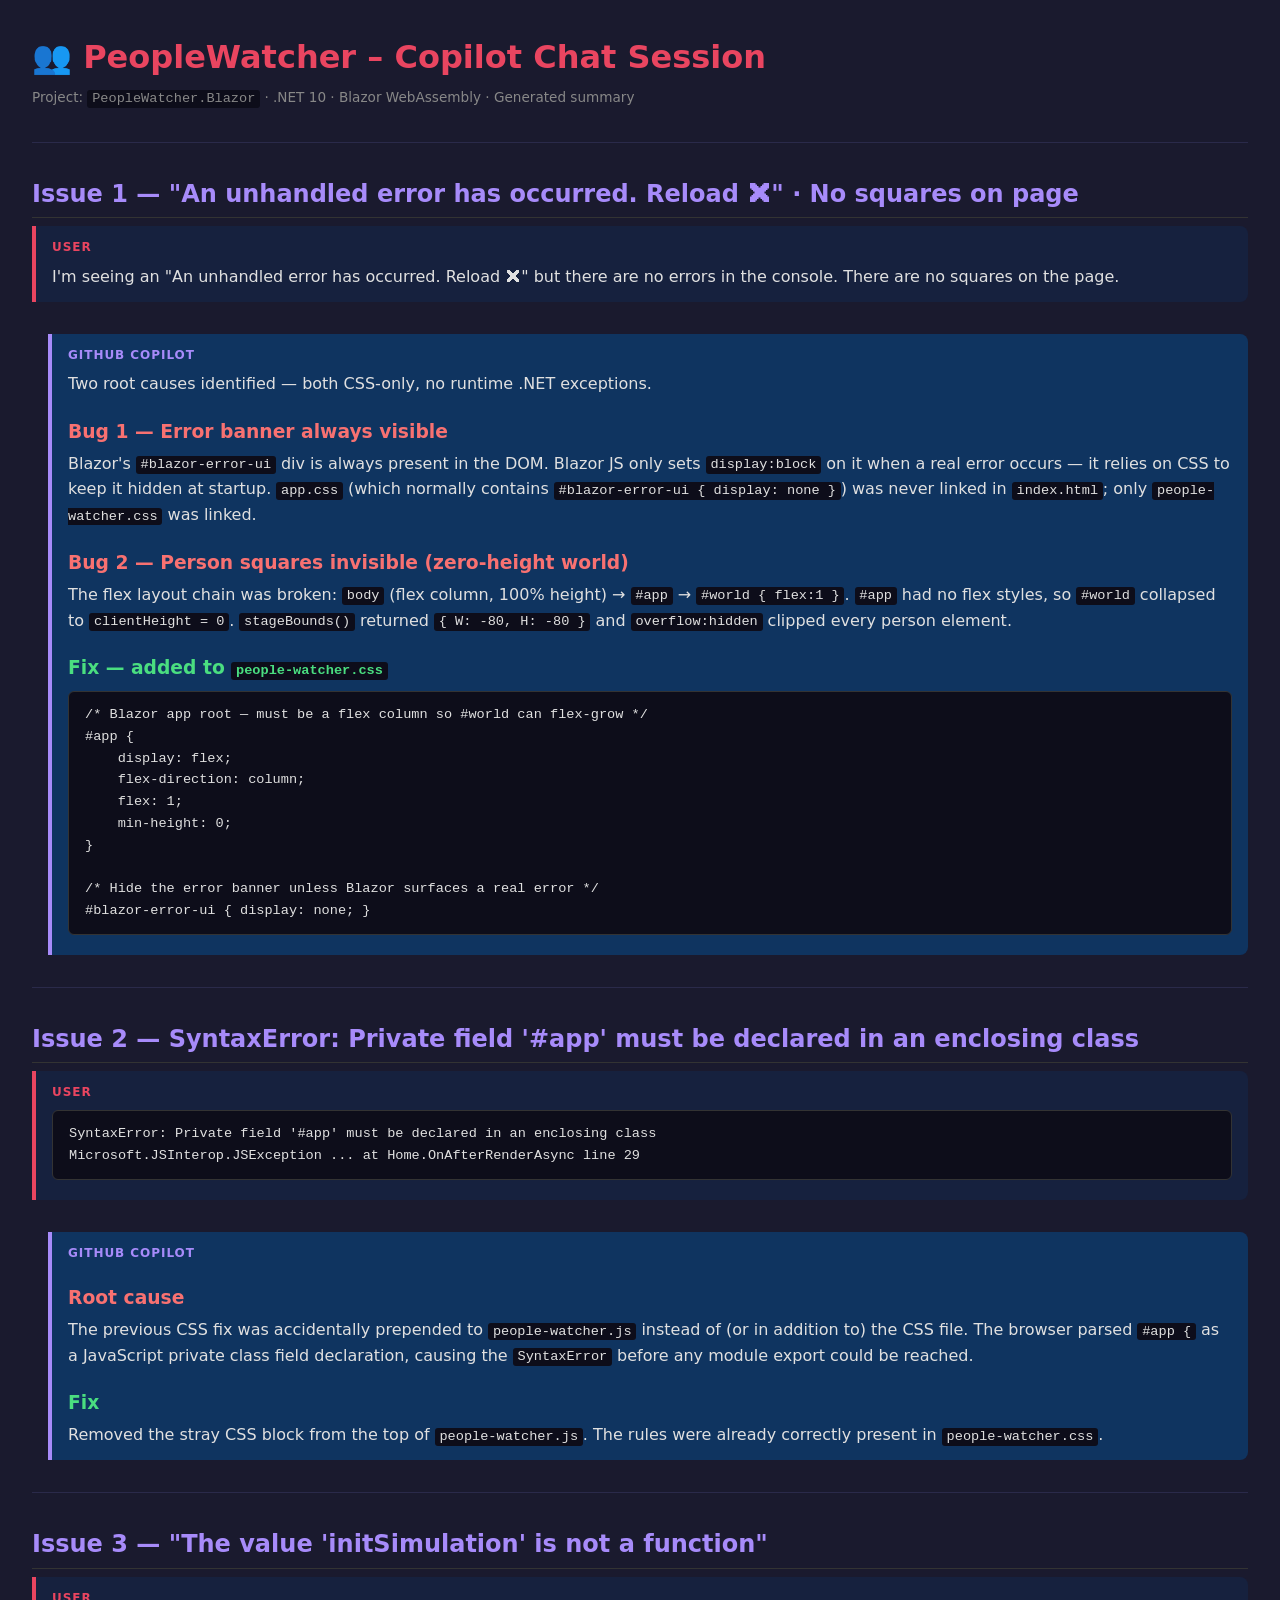
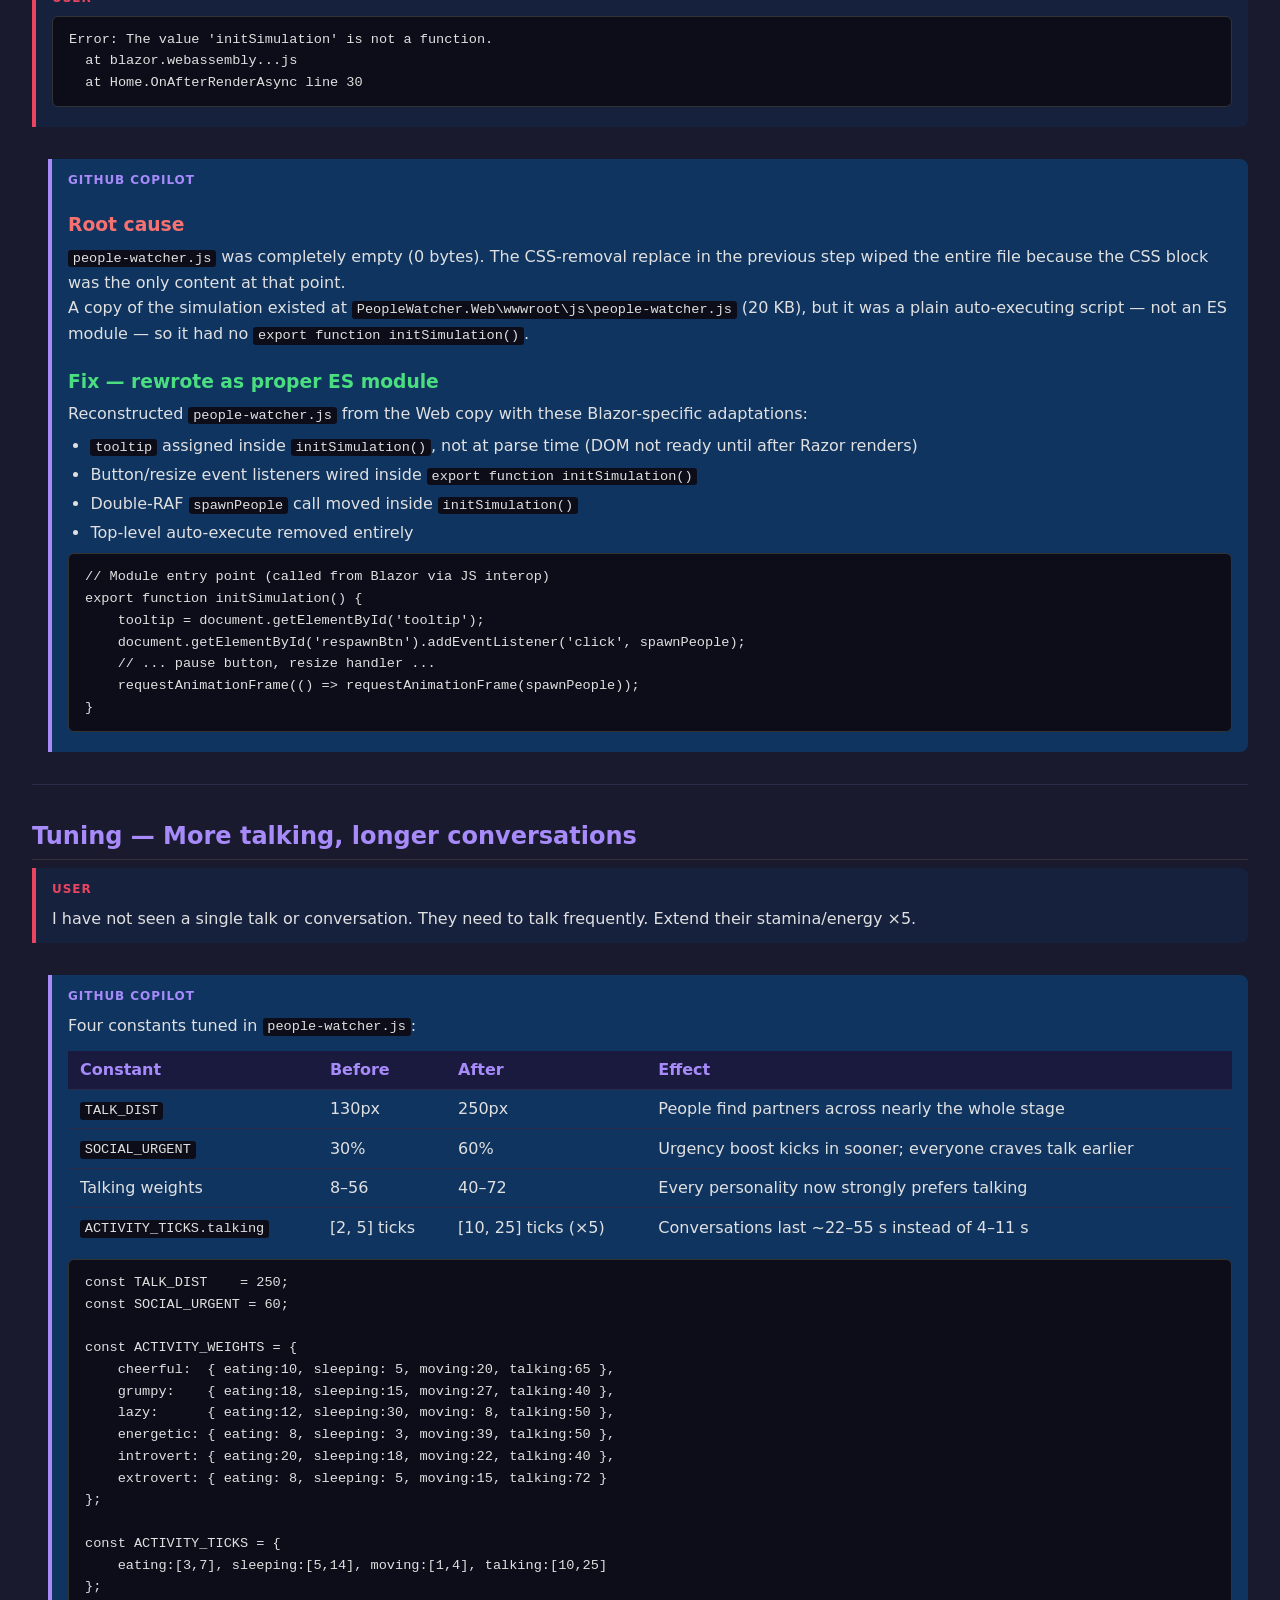
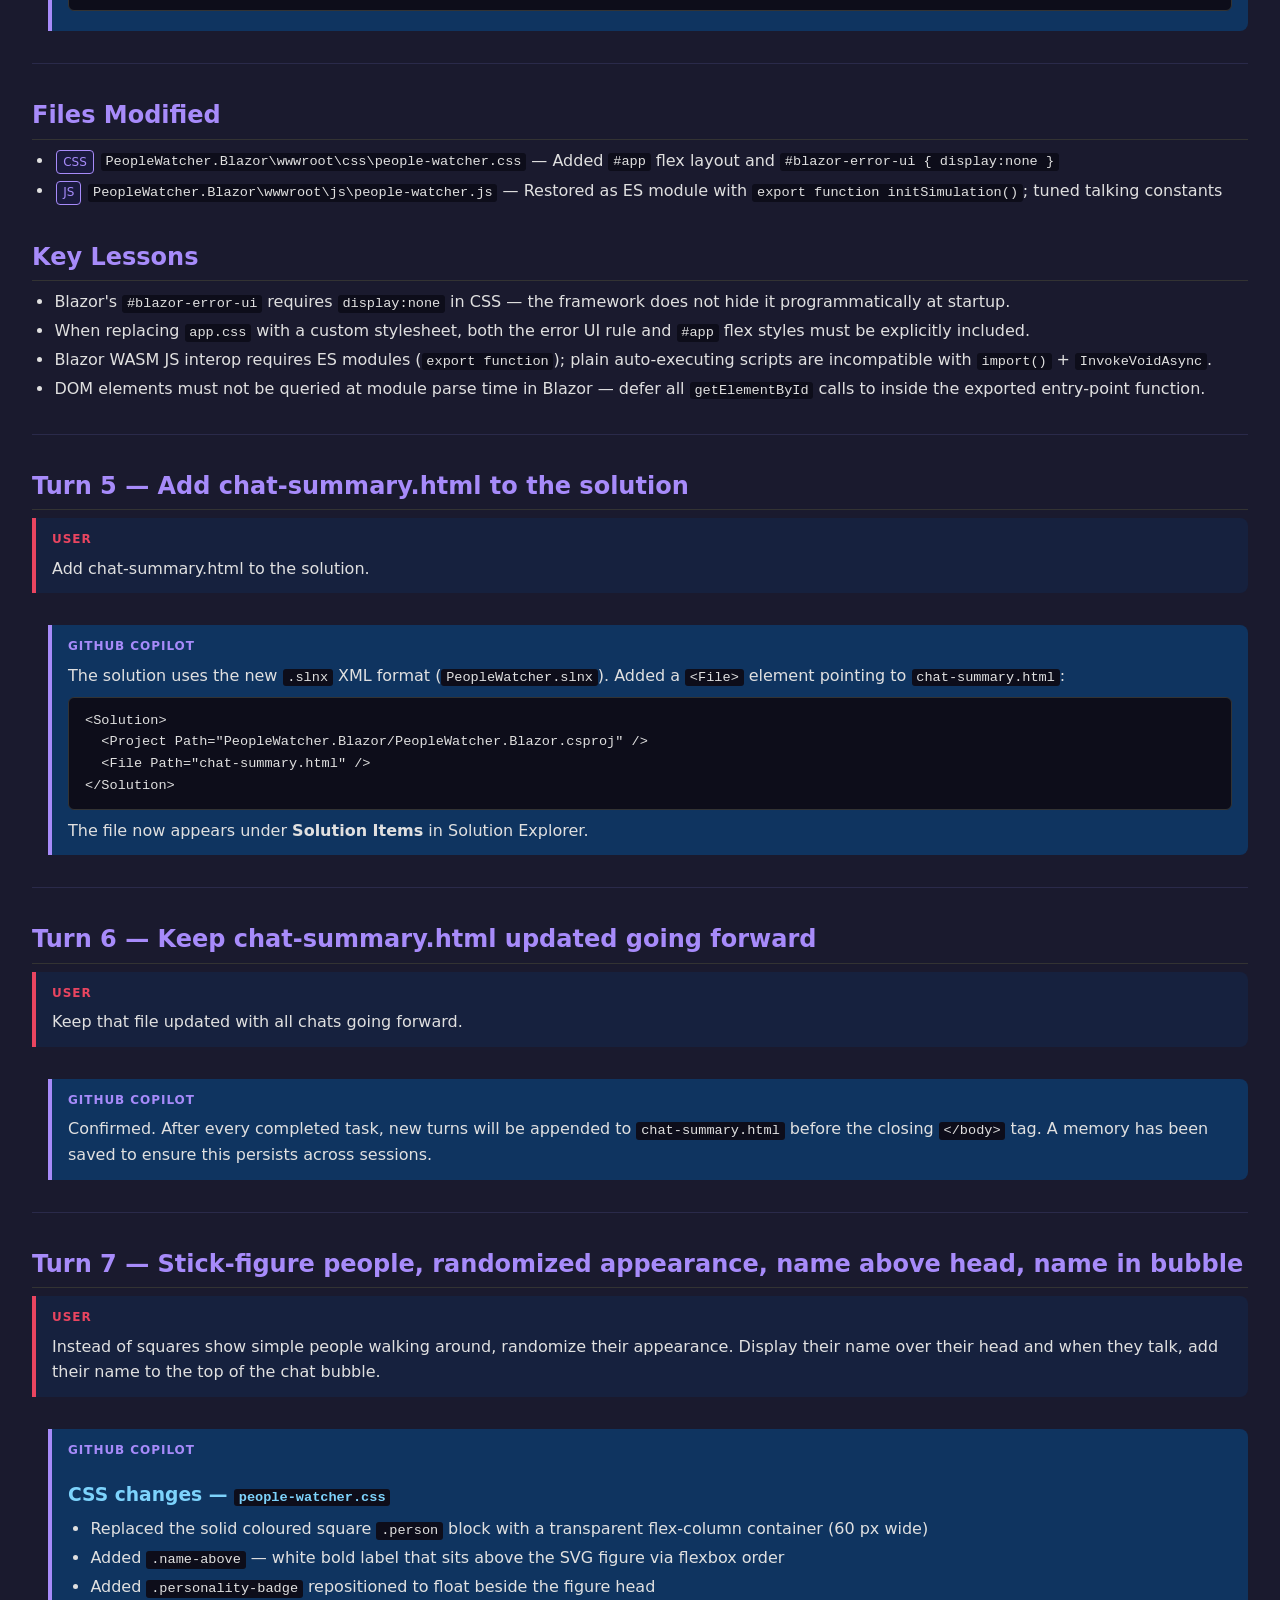
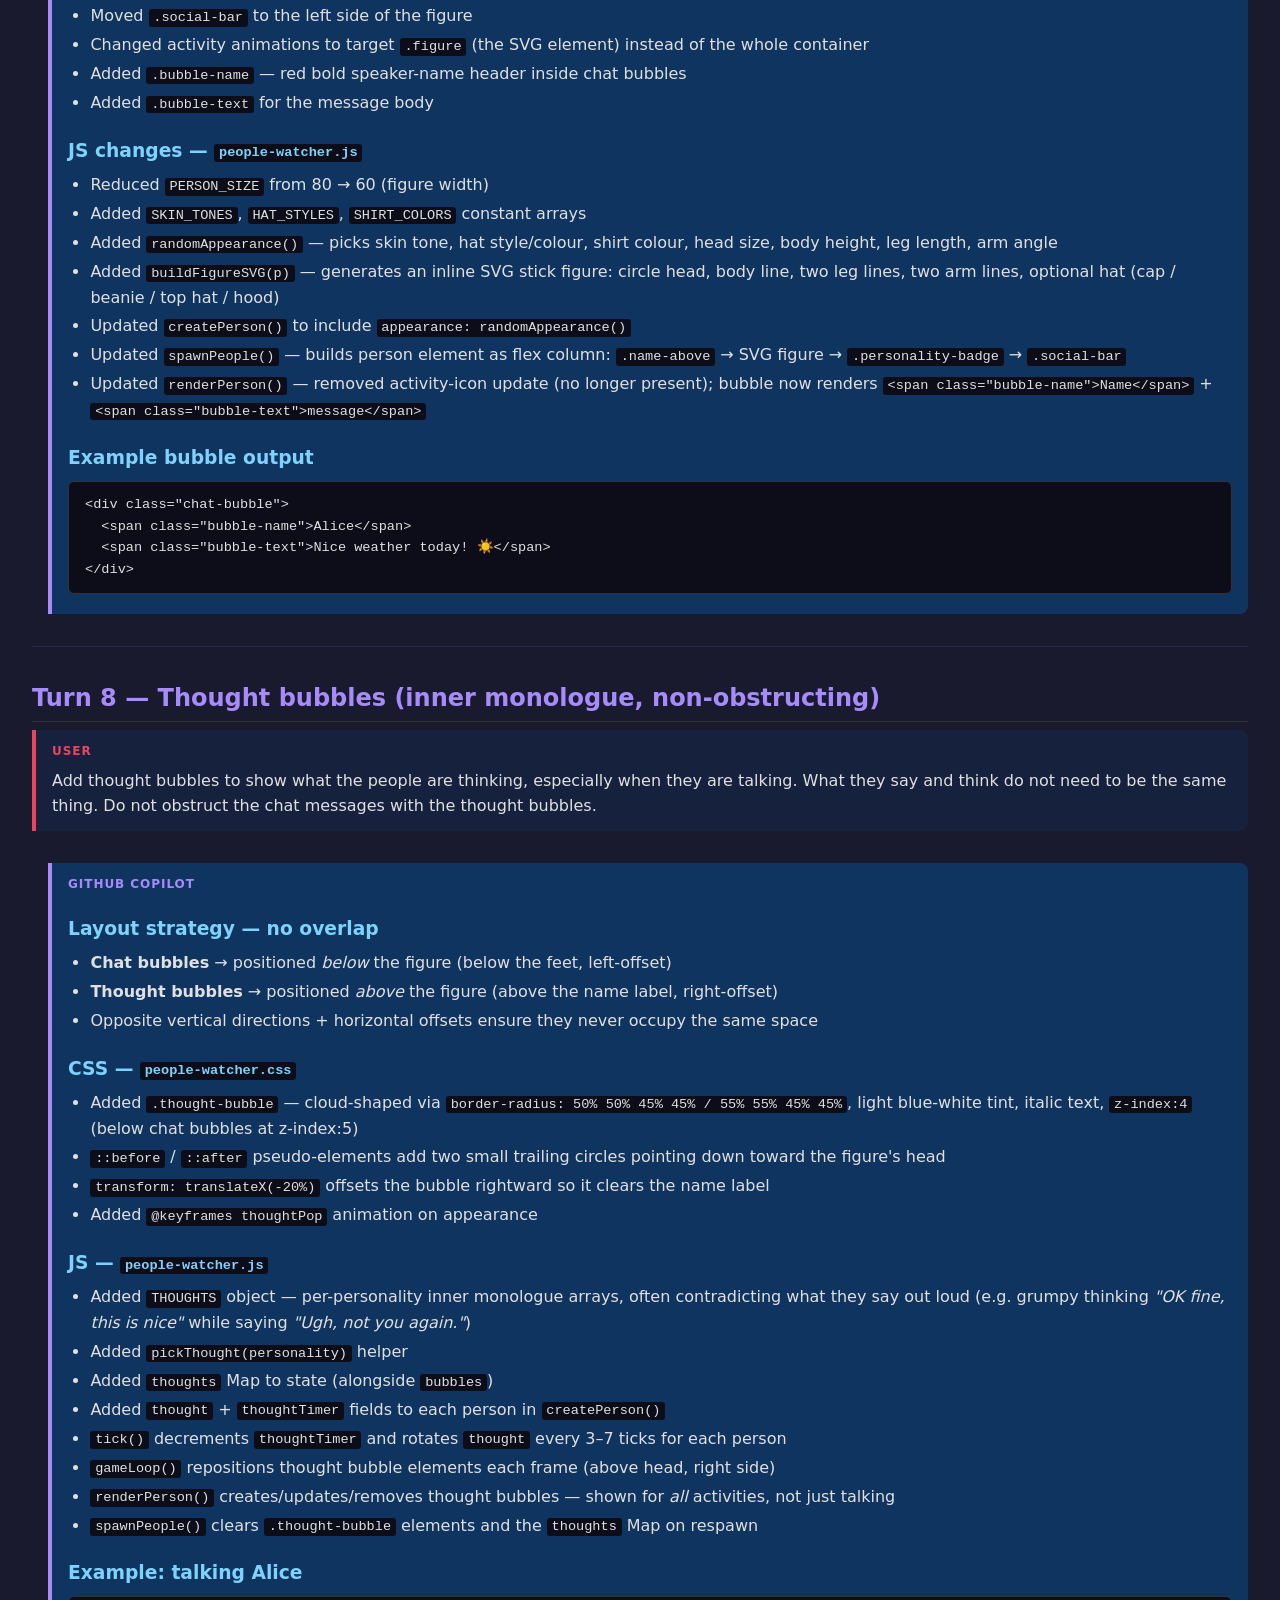
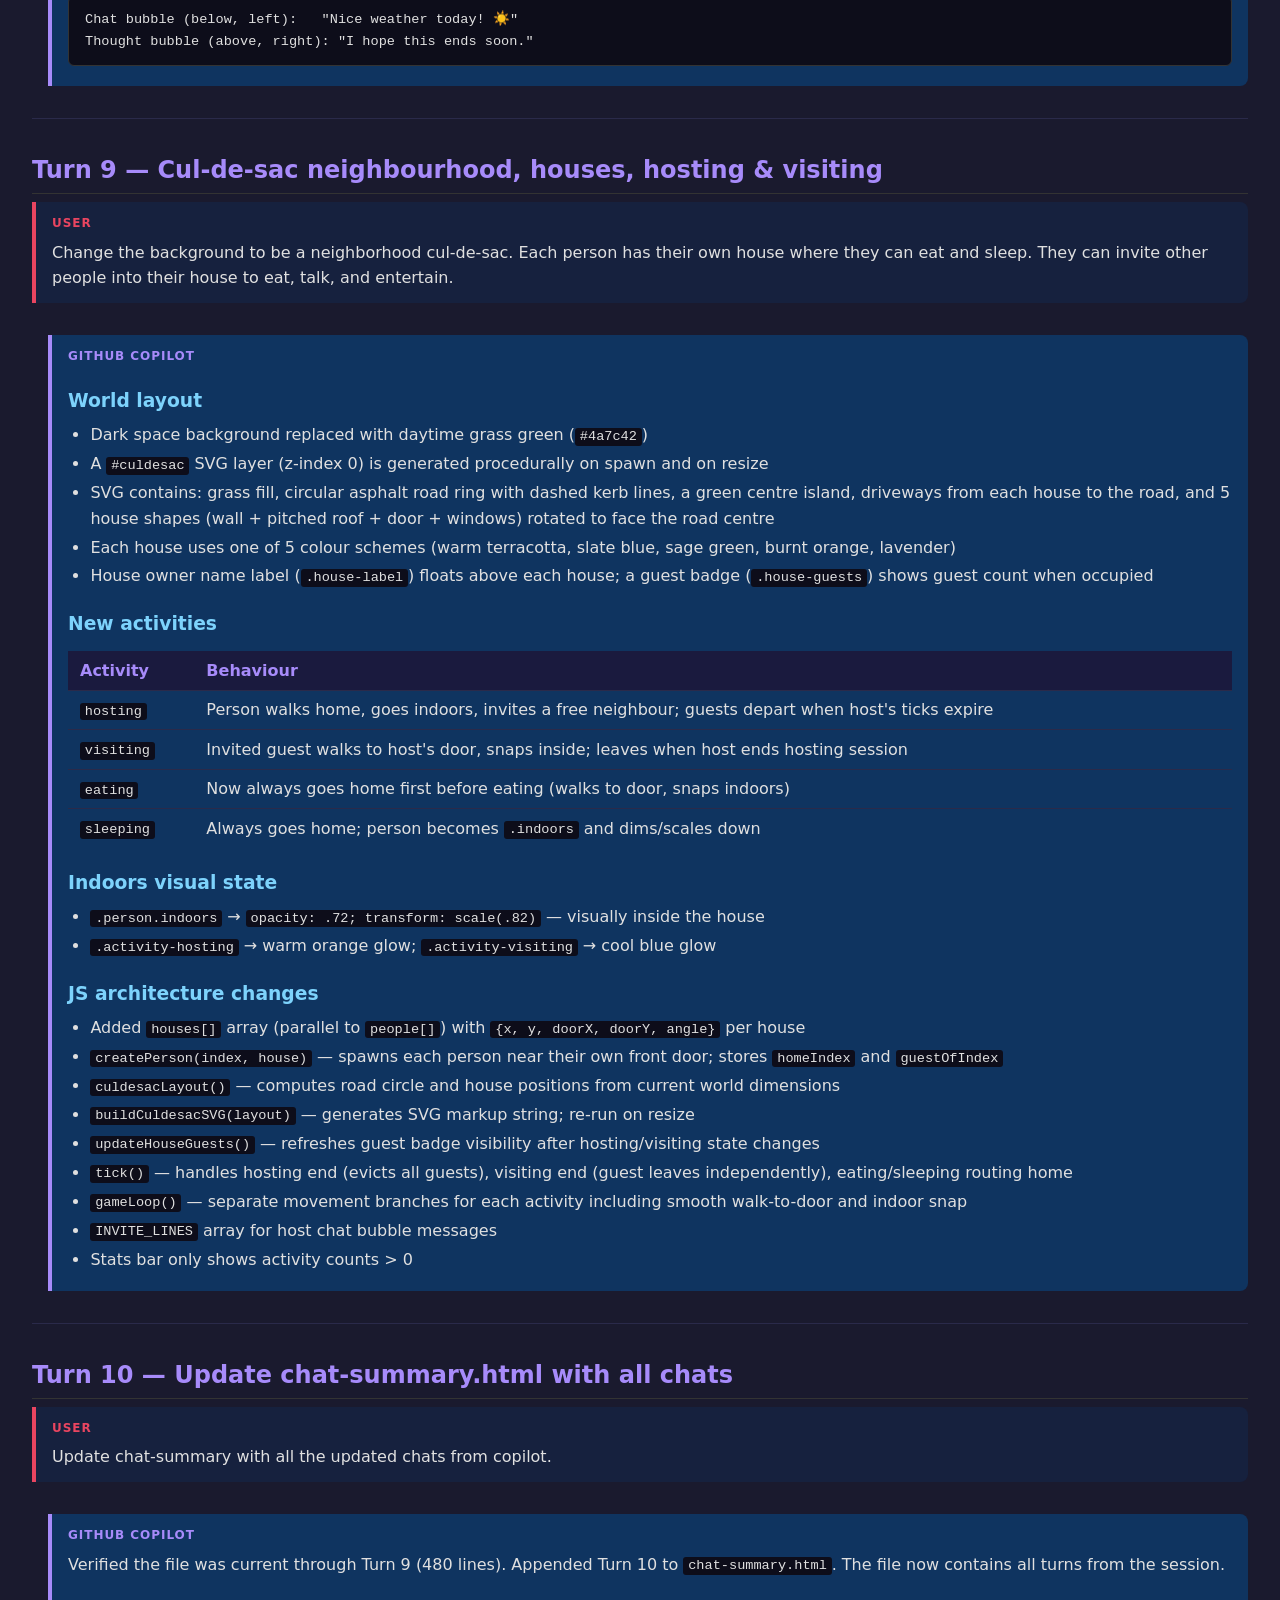
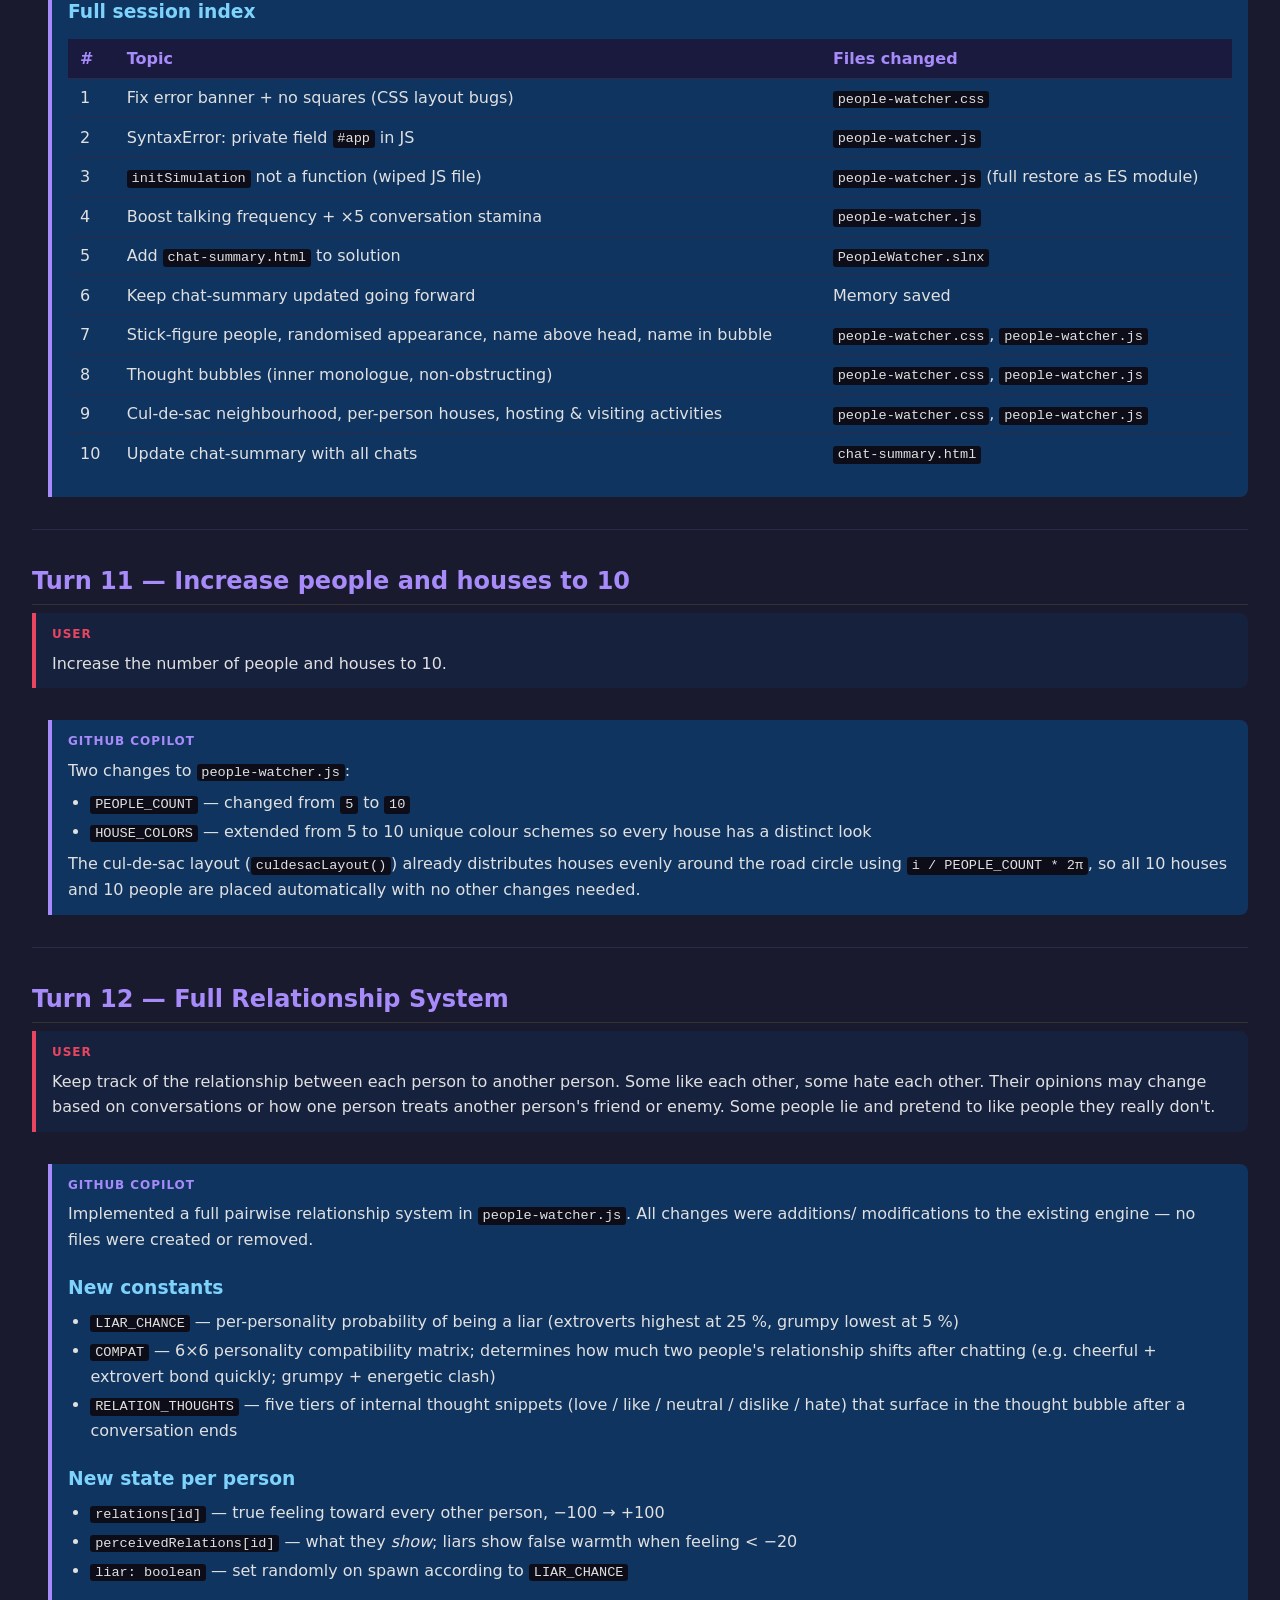
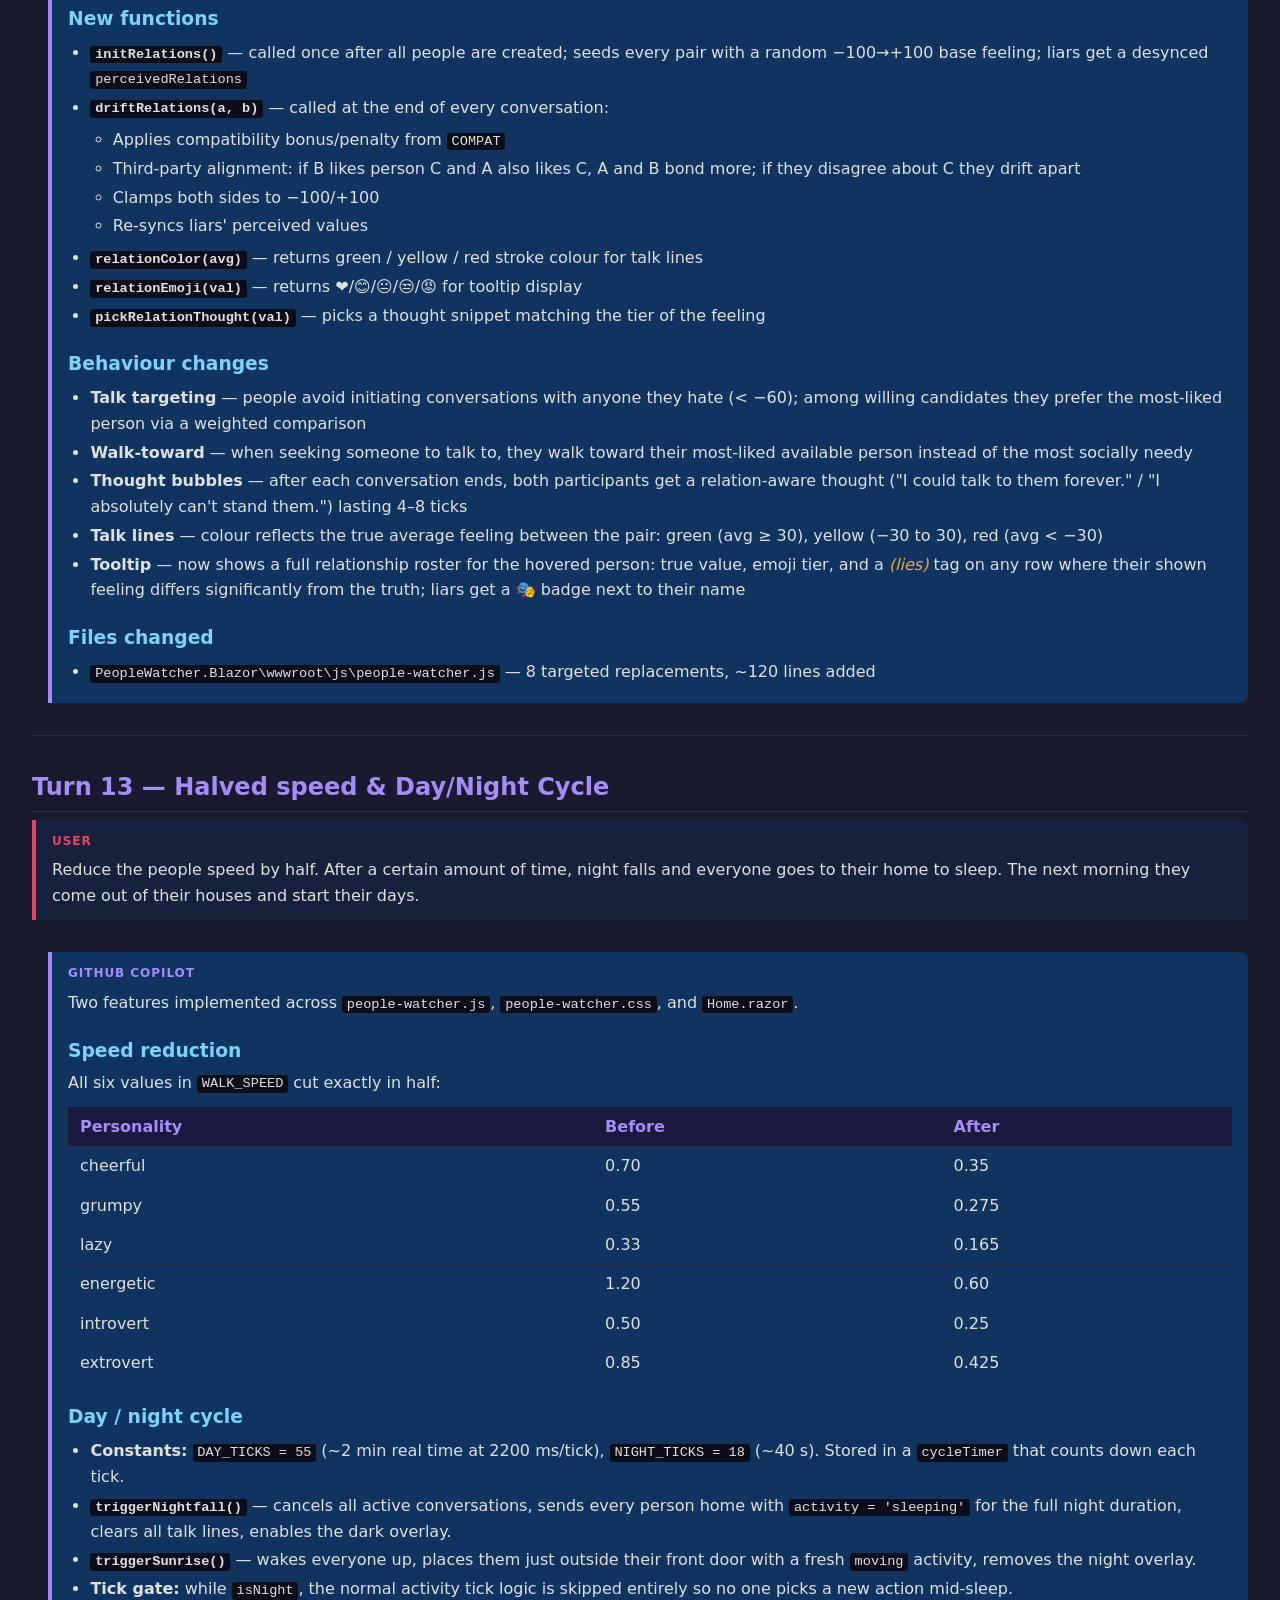
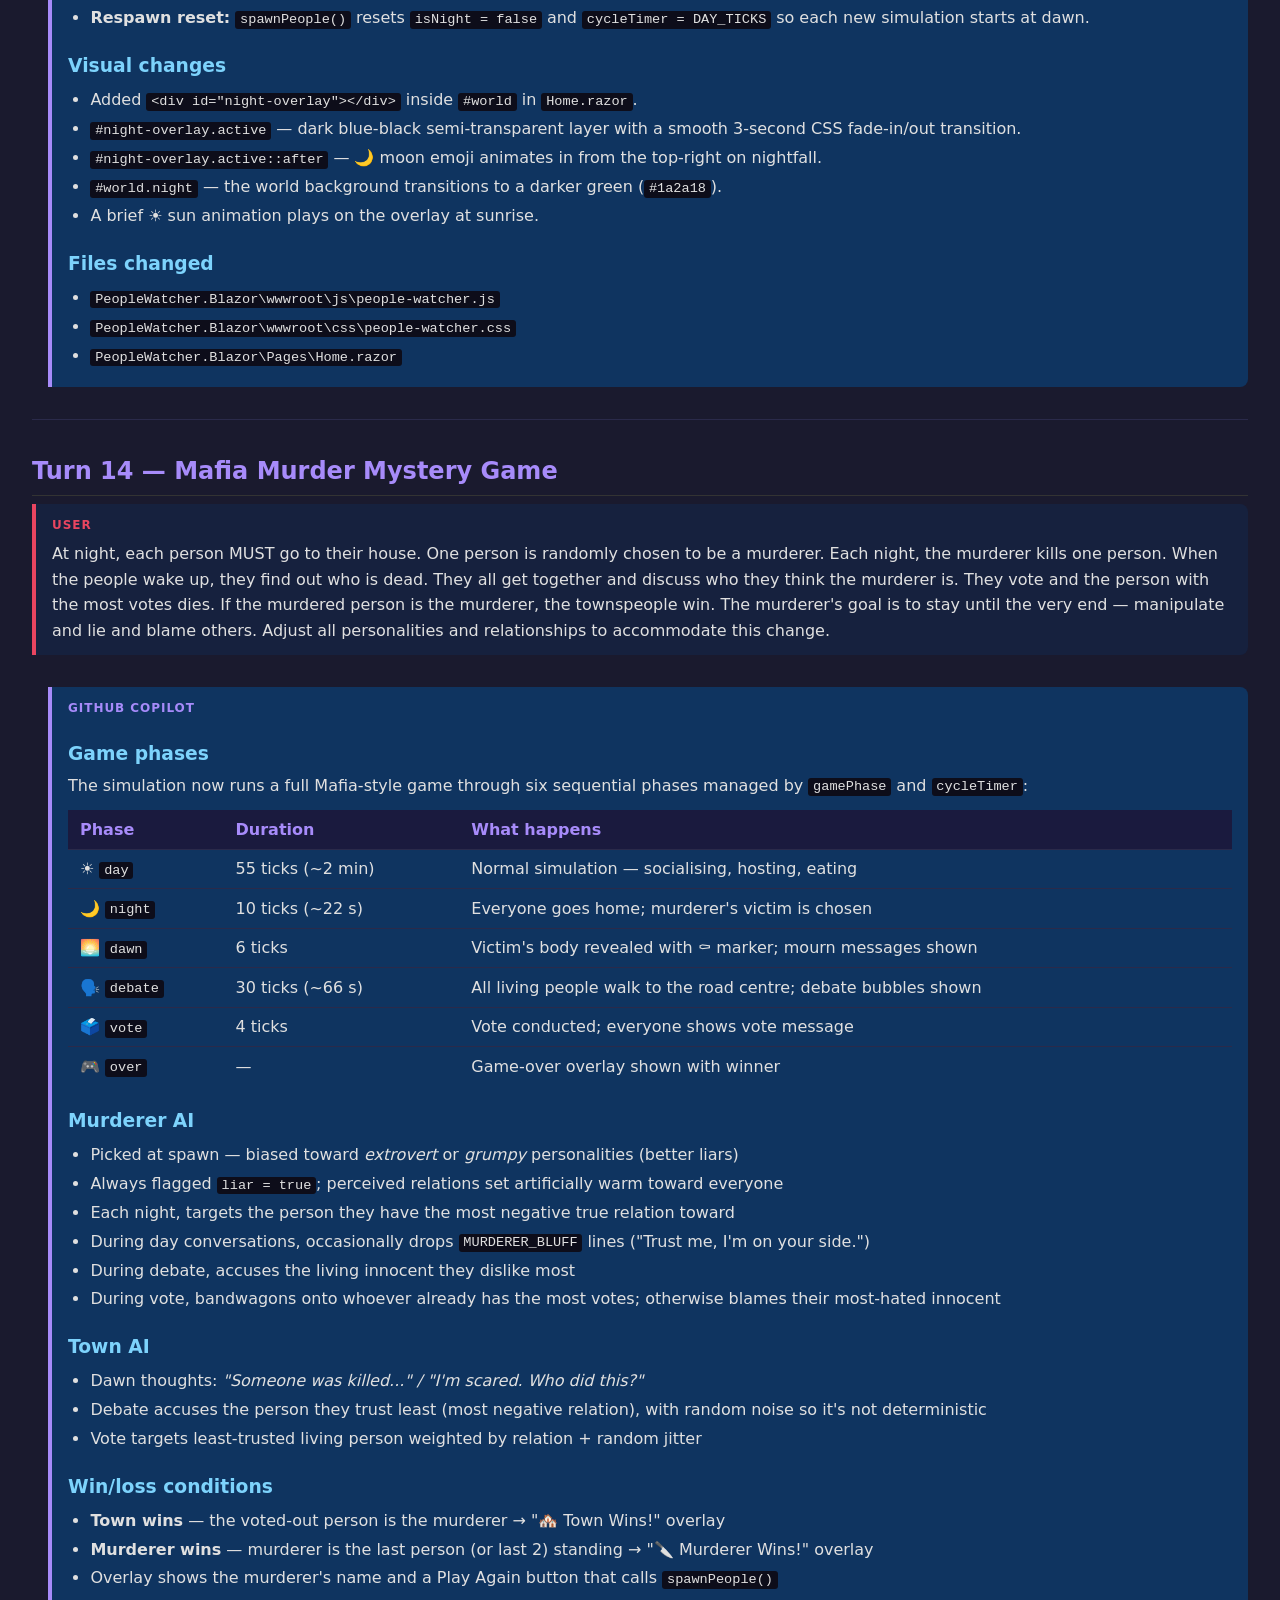
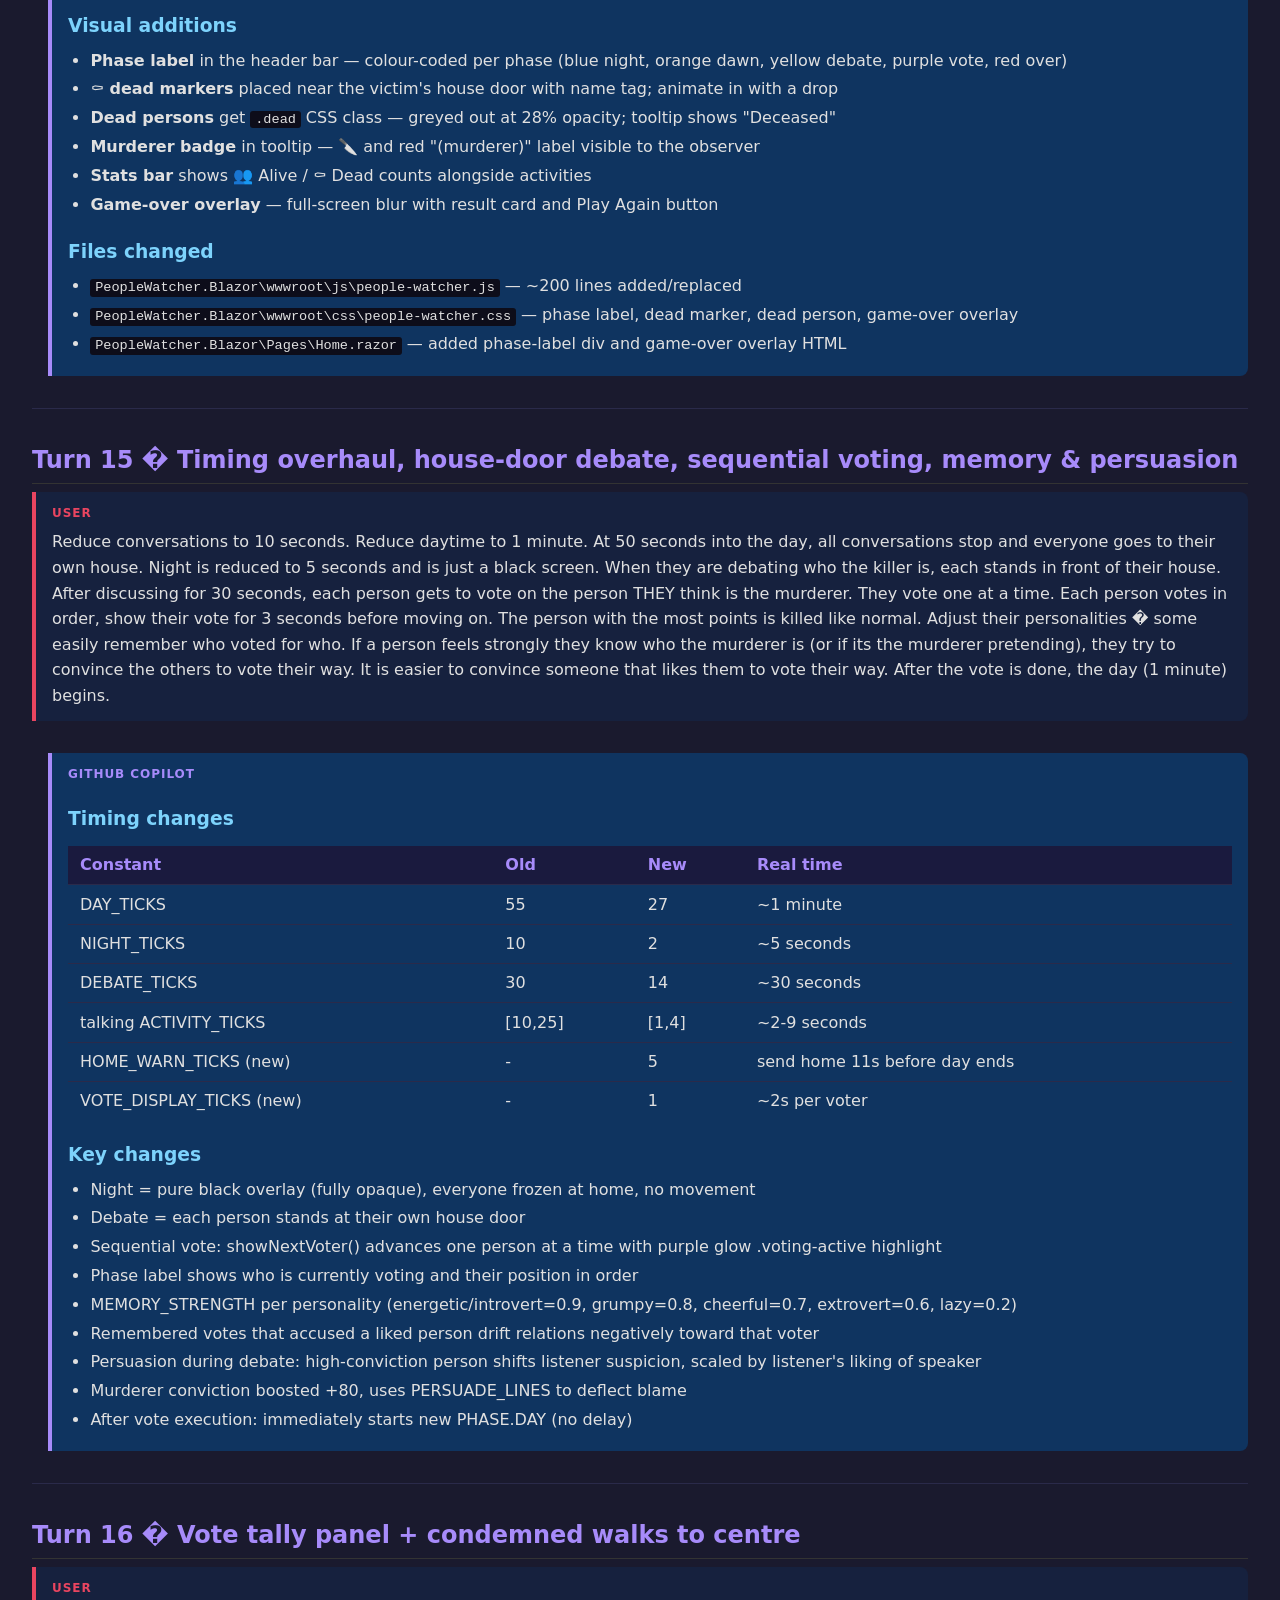
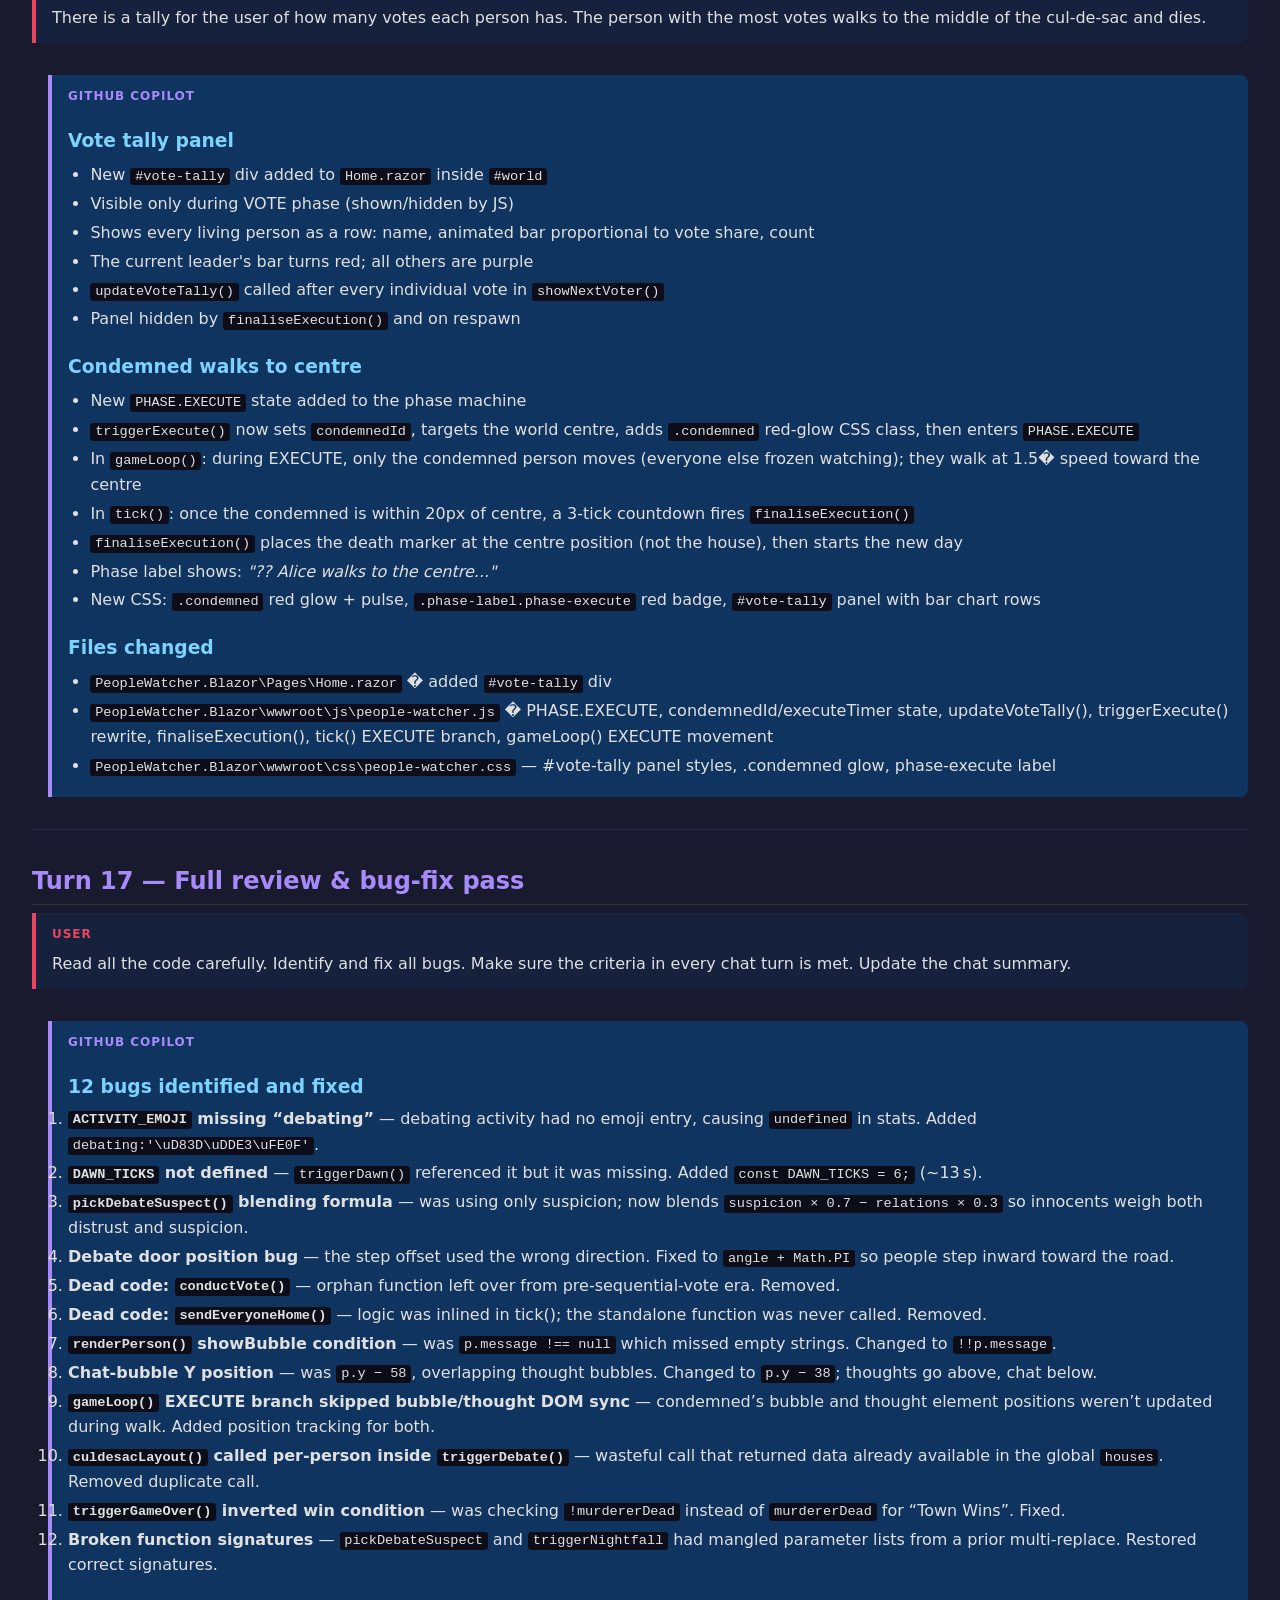
<file: PeopleWatcher.Blazor/chat-summary.html>
<!DOCTYPE html>
<html lang="en">
<head>
<meta charset="UTF-8" />
<meta name="viewport" content="width=device-width, initial-scale=1.0" />
<title>PeopleWatcher – Copilot Chat Session</title>
<style>
  *, *::before, *::after { box-sizing: border-box; margin: 0; padding: 0; }
  body {
    font-family: system-ui, sans-serif;
    background: #1a1a2e;
    color: #e0e0e0;
    line-height: 1.6;
    padding: 2rem;
  }
  h1 { color: #e94560; margin-bottom: .25rem; }
  h2 { color: #a78bfa; margin: 2rem 0 .5rem; border-bottom: 1px solid #333; padding-bottom: .25rem; }
  h3 { color: #7dd3fc; margin: 1.25rem 0 .25rem; }
  .meta { color: #888; font-size: .85rem; margin-bottom: 2rem; }
  .turn { margin-bottom: 2rem; }
  .turn-user {
    background: #16213e;
    border-left: 4px solid #e94560;
    border-radius: 0 8px 8px 0;
    padding: .75rem 1rem;
  }
  .turn-assistant {
    background: #0f3460;
    border-left: 4px solid #a78bfa;
    border-radius: 0 8px 8px 0;
    padding: .75rem 1rem;
    margin-left: 1rem;
  }
  .role {
    font-size: .75rem;
    font-weight: 700;
    text-transform: uppercase;
    letter-spacing: .08em;
    margin-bottom: .4rem;
  }
  .role-user  { color: #e94560; }
  .role-copilot { color: #a78bfa; }
  code, pre {
    font-family: 'Cascadia Code', 'Fira Code', monospace;
    font-size: .85rem;
  }
  pre {
    background: #0d0d1a;
    border: 1px solid #333;
    border-radius: 6px;
    padding: .75rem 1rem;
    overflow-x: auto;
    margin: .5rem 0;
  }
  code { background: #0d0d1a; padding: .1em .35em; border-radius: 3px; }
  table { border-collapse: collapse; width: 100%; margin: .75rem 0; }
  th { background: #1a1a3e; color: #a78bfa; text-align: left; padding: .4rem .75rem; }
  td { border-top: 1px solid #2a2a4a; padding: .4rem .75rem; }
  ul { padding-left: 1.4rem; margin: .4rem 0; }
  li { margin: .2rem 0; }
  .tag {
    display: inline-block;
    background: #1a1a3e;
    border: 1px solid #a78bfa;
    color: #a78bfa;
    border-radius: 4px;
    font-size: .75rem;
    padding: .1em .5em;
    margin: .1em .15em;
  }
  .fix { color: #4ade80; }
  .bug { color: #f87171; }
  hr { border: none; border-top: 1px solid #2a2a4a; margin: 2rem 0; }
</style>
</head>
<body>

<h1>👥 PeopleWatcher – Copilot Chat Session</h1>
<p class="meta">Project: <code>PeopleWatcher.Blazor</code> · .NET 10 · Blazor WebAssembly · Generated summary</p>

<hr>

<!-- ═══════════════════════════════════════════════ TURN 1 ═══ -->
<h2>Issue 1 — "An unhandled error has occurred. Reload 🗙" · No squares on page</h2>

<div class="turn">
  <div class="turn-user">
    <div class="role role-user">User</div>
    I'm seeing an "An unhandled error has occurred. Reload 🗙" but there are no errors in the console.
    There are no squares on the page.
  </div>
</div>

<div class="turn">
  <div class="turn-assistant">
    <div class="role role-copilot">GitHub Copilot</div>
    <p>Two root causes identified — both CSS-only, no runtime .NET exceptions.</p>

    <h3 class="bug">Bug 1 — Error banner always visible</h3>
    <p>
      Blazor's <code>#blazor-error-ui</code> div is always present in the DOM.
      Blazor JS only sets <code>display:block</code> on it when a real error occurs —
      it relies on CSS to keep it hidden at startup.
      <code>app.css</code> (which normally contains <code>#blazor-error-ui { display: none }</code>)
      was never linked in <code>index.html</code>; only <code>people-watcher.css</code> was linked.
    </p>

    <h3 class="bug">Bug 2 — Person squares invisible (zero-height world)</h3>
    <p>
      The flex layout chain was broken:
      <code>body</code> (flex column, 100% height) → <code>#app</code> → <code>#world { flex:1 }</code>.
      <code>#app</code> had no flex styles, so <code>#world</code> collapsed to
      <code>clientHeight = 0</code>. <code>stageBounds()</code> returned
      <code>{ W: -80, H: -80 }</code> and <code>overflow:hidden</code> clipped every person element.
    </p>

    <h3 class="fix">Fix — added to <code>people-watcher.css</code></h3>
    <pre>/* Blazor app root — must be a flex column so #world can flex-grow */
#app {
    display: flex;
    flex-direction: column;
    flex: 1;
    min-height: 0;
}

/* Hide the error banner unless Blazor surfaces a real error */
#blazor-error-ui { display: none; }</pre>
  </div>
</div>

<hr>

<!-- ═══════════════════════════════════════════════ TURN 2 ═══ -->
<h2>Issue 2 — SyntaxError: Private field '#app' must be declared in an enclosing class</h2>

<div class="turn">
  <div class="turn-user">
    <div class="role role-user">User</div>
    <pre>SyntaxError: Private field '#app' must be declared in an enclosing class
Microsoft.JSInterop.JSException ... at Home.OnAfterRenderAsync line 29</pre>
  </div>
</div>

<div class="turn">
  <div class="turn-assistant">
    <div class="role role-copilot">GitHub Copilot</div>
    <h3 class="bug">Root cause</h3>
    <p>
      The previous CSS fix was accidentally prepended to <code>people-watcher.js</code>
      instead of (or in addition to) the CSS file.
      The browser parsed <code>#app {</code> as a JavaScript private class field declaration,
      causing the <code>SyntaxError</code> before any module export could be reached.
    </p>
    <h3 class="fix">Fix</h3>
    <p>Removed the stray CSS block from the top of <code>people-watcher.js</code>.
    The rules were already correctly present in <code>people-watcher.css</code>.</p>
  </div>
</div>

<hr>

<!-- ═══════════════════════════════════════════════ TURN 3 ═══ -->
<h2>Issue 3 — "The value 'initSimulation' is not a function"</h2>

<div class="turn">
  <div class="turn-user">
    <div class="role role-user">User</div>
    <pre>Error: The value 'initSimulation' is not a function.
  at blazor.webassembly...js
  at Home.OnAfterRenderAsync line 30</pre>
  </div>
</div>

<div class="turn">
  <div class="turn-assistant">
    <div class="role role-copilot">GitHub Copilot</div>
    <h3 class="bug">Root cause</h3>
    <p>
      <code>people-watcher.js</code> was completely empty (0 bytes).
      The CSS-removal replace in the previous step wiped the entire file because the CSS block
      was the only content at that point.
    </p>
    <p>
      A copy of the simulation existed at
      <code>PeopleWatcher.Web\wwwroot\js\people-watcher.js</code> (20 KB),
      but it was a plain auto-executing script — not an ES module — so it had no
      <code>export function initSimulation()</code>.
    </p>
    <h3 class="fix">Fix — rewrote as proper ES module</h3>
    <p>Reconstructed <code>people-watcher.js</code> from the Web copy with these Blazor-specific adaptations:</p>
    <ul>
      <li><code>tooltip</code> assigned inside <code>initSimulation()</code>, not at parse time (DOM not ready until after Razor renders)</li>
      <li>Button/resize event listeners wired inside <code>export function initSimulation()</code></li>
      <li>Double-RAF <code>spawnPeople</code> call moved inside <code>initSimulation()</code></li>
      <li>Top-level auto-execute removed entirely</li>
    </ul>
    <pre>// Module entry point (called from Blazor via JS interop)
export function initSimulation() {
    tooltip = document.getElementById('tooltip');
    document.getElementById('respawnBtn').addEventListener('click', spawnPeople);
    // ... pause button, resize handler ...
    requestAnimationFrame(() => requestAnimationFrame(spawnPeople));
}</pre>
  </div>
</div>

<hr>

<!-- ═══════════════════════════════════════════════ TURN 4 ═══ -->
<h2>Tuning — More talking, longer conversations</h2>

<div class="turn">
  <div class="turn-user">
    <div class="role role-user">User</div>
    I have not seen a single talk or conversation. They need to talk frequently.
    Extend their stamina/energy ×5.
  </div>
</div>

<div class="turn">
  <div class="turn-assistant">
    <div class="role role-copilot">GitHub Copilot</div>
    <p>Four constants tuned in <code>people-watcher.js</code>:</p>
    <table>
      <thead><tr><th>Constant</th><th>Before</th><th>After</th><th>Effect</th></tr></thead>
      <tbody>
        <tr><td><code>TALK_DIST</code></td><td>130px</td><td>250px</td><td>People find partners across nearly the whole stage</td></tr>
        <tr><td><code>SOCIAL_URGENT</code></td><td>30%</td><td>60%</td><td>Urgency boost kicks in sooner; everyone craves talk earlier</td></tr>
        <tr><td>Talking weights</td><td>8–56</td><td>40–72</td><td>Every personality now strongly prefers talking</td></tr>
        <tr><td><code>ACTIVITY_TICKS.talking</code></td><td>[2, 5] ticks</td><td>[10, 25] ticks (×5)</td><td>Conversations last ~22–55 s instead of 4–11 s</td></tr>
      </tbody>
    </table>
    <pre>const TALK_DIST    = 250;
const SOCIAL_URGENT = 60;

const ACTIVITY_WEIGHTS = {
    cheerful:  { eating:10, sleeping: 5, moving:20, talking:65 },
    grumpy:    { eating:18, sleeping:15, moving:27, talking:40 },
    lazy:      { eating:12, sleeping:30, moving: 8, talking:50 },
    energetic: { eating: 8, sleeping: 3, moving:39, talking:50 },
    introvert: { eating:20, sleeping:18, moving:22, talking:40 },
    extrovert: { eating: 8, sleeping: 5, moving:15, talking:72 }
};

const ACTIVITY_TICKS = {
    eating:[3,7], sleeping:[5,14], moving:[1,4], talking:[10,25]
};</pre>
  </div>
</div>

<hr>

<!-- ═══════════════════════════════════════════════ SUMMARY ══ -->
<h2>Files Modified</h2>
<ul>
  <li>
    <span class="tag">CSS</span>
    <code>PeopleWatcher.Blazor\wwwroot\css\people-watcher.css</code>
    — Added <code>#app</code> flex layout and <code>#blazor-error-ui { display:none }</code>
  </li>
  <li>
    <span class="tag">JS</span>
    <code>PeopleWatcher.Blazor\wwwroot\js\people-watcher.js</code>
    — Restored as ES module with <code>export function initSimulation()</code>;
      tuned talking constants
  </li>
</ul>

<h2>Key Lessons</h2>
<ul>
  <li>Blazor's <code>#blazor-error-ui</code> requires <code>display:none</code> in CSS — the framework does not hide it programmatically at startup.</li>
  <li>When replacing <code>app.css</code> with a custom stylesheet, both the error UI rule and <code>#app</code> flex styles must be explicitly included.</li>
  <li>Blazor WASM JS interop requires ES modules (<code>export function</code>); plain auto-executing scripts are incompatible with <code>import()</code> + <code>InvokeVoidAsync</code>.</li>
  <li>DOM elements must not be queried at module parse time in Blazor — defer all <code>getElementById</code> calls to inside the exported entry-point function.</li>
</ul>

<hr>

<!-- ═══════════════════════════════════════════════ TURN 5 ═══ -->
<h2>Turn 5 — Add chat-summary.html to the solution</h2>

<div class="turn">
  <div class="turn-user">
    <div class="role role-user">User</div>
    Add chat-summary.html to the solution.
  </div>
</div>

<div class="turn">
  <div class="turn-assistant">
    <div class="role role-copilot">GitHub Copilot</div>
    <p>The solution uses the new <code>.slnx</code> XML format (<code>PeopleWatcher.slnx</code>).
    Added a <code>&lt;File&gt;</code> element pointing to <code>chat-summary.html</code>:</p>
    <pre>&lt;Solution&gt;
  &lt;Project Path="PeopleWatcher.Blazor/PeopleWatcher.Blazor.csproj" /&gt;
  &lt;File Path="chat-summary.html" /&gt;
&lt;/Solution&gt;</pre>
    <p>The file now appears under <strong>Solution Items</strong> in Solution Explorer.</p>
  </div>
</div>

<hr>

<!-- ═══════════════════════════════════════════════ TURN 6 ═══ -->
<h2>Turn 6 — Keep chat-summary.html updated going forward</h2>

<div class="turn">
  <div class="turn-user">
    <div class="role role-user">User</div>
    Keep that file updated with all chats going forward.
  </div>
</div>

<div class="turn">
  <div class="turn-assistant">
    <div class="role role-copilot">GitHub Copilot</div>
    <p>Confirmed. After every completed task, new turns will be appended to
    <code>chat-summary.html</code> before the closing <code>&lt;/body&gt;</code> tag.
    A memory has been saved to ensure this persists across sessions.</p>
  </div>
</div>

<hr>

<!-- ═══════════════════════════════════════════════ TURN 7 ═══ -->
<h2>Turn 7 — Stick-figure people, randomized appearance, name above head, name in bubble</h2>

<div class="turn">
  <div class="turn-user">
    <div class="role role-user">User</div>
    Instead of squares show simple people walking around, randomize their appearance.
    Display their name over their head and when they talk, add their name to the top of the chat bubble.
  </div>
</div>

<div class="turn">
  <div class="turn-assistant">
    <div class="role role-copilot">GitHub Copilot</div>

    <h3>CSS changes — <code>people-watcher.css</code></h3>
    <ul>
      <li>Replaced the solid coloured square <code>.person</code> block with a transparent flex-column container (60 px wide)</li>
      <li>Added <code>.name-above</code> — white bold label that sits above the SVG figure via flexbox order</li>
      <li>Added <code>.personality-badge</code> repositioned to float beside the figure head</li>
      <li>Moved <code>.social-bar</code> to the left side of the figure</li>
      <li>Changed activity animations to target <code>.figure</code> (the SVG element) instead of the whole container</li>
      <li>Added <code>.bubble-name</code> — red bold speaker-name header inside chat bubbles</li>
      <li>Added <code>.bubble-text</code> for the message body</li>
    </ul>

    <h3>JS changes — <code>people-watcher.js</code></h3>
    <ul>
      <li>Reduced <code>PERSON_SIZE</code> from 80 → 60 (figure width)</li>
      <li>Added <code>SKIN_TONES</code>, <code>HAT_STYLES</code>, <code>SHIRT_COLORS</code> constant arrays</li>
      <li>Added <code>randomAppearance()</code> — picks skin tone, hat style/colour, shirt colour, head size, body height, leg length, arm angle</li>
      <li>Added <code>buildFigureSVG(p)</code> — generates an inline SVG stick figure: circle head, body line, two leg lines, two arm lines, optional hat (cap / beanie / top hat / hood)</li>
      <li>Updated <code>createPerson()</code> to include <code>appearance: randomAppearance()</code></li>
      <li>Updated <code>spawnPeople()</code> — builds person element as flex column: <code>.name-above</code> → SVG figure → <code>.personality-badge</code> → <code>.social-bar</code></li>
      <li>Updated <code>renderPerson()</code> — removed activity-icon update (no longer present); bubble now renders <code>&lt;span class="bubble-name"&gt;Name&lt;/span&gt;</code> + <code>&lt;span class="bubble-text"&gt;message&lt;/span&gt;</code></li>
    </ul>

    <h3>Example bubble output</h3>
    <pre>&lt;div class="chat-bubble"&gt;
  &lt;span class="bubble-name"&gt;Alice&lt;/span&gt;
  &lt;span class="bubble-text"&gt;Nice weather today! ☀️&lt;/span&gt;
&lt;/div&gt;</pre>
  </div>
</div>

<hr>

<!-- ═══════════════════════════════════════════════ TURN 8 ═══ -->
<h2>Turn 8 — Thought bubbles (inner monologue, non-obstructing)</h2>

<div class="turn">
  <div class="turn-user">
    <div class="role role-user">User</div>
    Add thought bubbles to show what the people are thinking, especially when they are talking.
    What they say and think do not need to be the same thing.
    Do not obstruct the chat messages with the thought bubbles.
  </div>
</div>

<div class="turn">
  <div class="turn-assistant">
    <div class="role role-copilot">GitHub Copilot</div>

    <h3>Layout strategy — no overlap</h3>
    <ul>
      <li><strong>Chat bubbles</strong> → positioned <em>below</em> the figure (below the feet, left-offset)</li>
      <li><strong>Thought bubbles</strong> → positioned <em>above</em> the figure (above the name label, right-offset)</li>
      <li>Opposite vertical directions + horizontal offsets ensure they never occupy the same space</li>
    </ul>

    <h3>CSS — <code>people-watcher.css</code></h3>
    <ul>
      <li>Added <code>.thought-bubble</code> — cloud-shaped via <code>border-radius: 50% 50% 45% 45% / 55% 55% 45% 45%</code>, light blue-white tint, italic text, <code>z-index:4</code> (below chat bubbles at z-index:5)</li>
      <li><code>::before</code> / <code>::after</code> pseudo-elements add two small trailing circles pointing down toward the figure's head</li>
      <li><code>transform: translateX(-20%)</code> offsets the bubble rightward so it clears the name label</li>
      <li>Added <code>@keyframes thoughtPop</code> animation on appearance</li>
    </ul>

    <h3>JS — <code>people-watcher.js</code></h3>
    <ul>
      <li>Added <code>THOUGHTS</code> object — per-personality inner monologue arrays, often contradicting what they say out loud (e.g. grumpy thinking <em>"OK fine, this is nice"</em> while saying <em>"Ugh, not you again."</em>)</li>
      <li>Added <code>pickThought(personality)</code> helper</li>
      <li>Added <code>thoughts</code> Map to state (alongside <code>bubbles</code>)</li>
      <li>Added <code>thought</code> + <code>thoughtTimer</code> fields to each person in <code>createPerson()</code></li>
      <li><code>tick()</code> decrements <code>thoughtTimer</code> and rotates <code>thought</code> every 3–7 ticks for each person</li>
      <li><code>gameLoop()</code> repositions thought bubble elements each frame (above head, right side)</li>
      <li><code>renderPerson()</code> creates/updates/removes thought bubbles — shown for <em>all</em> activities, not just talking</li>
      <li><code>spawnPeople()</code> clears <code>.thought-bubble</code> elements and the <code>thoughts</code> Map on respawn</li>
    </ul>

    <h3>Example: talking Alice</h3>
    <pre>Chat bubble (below, left):   "Nice weather today! ☀️"
Thought bubble (above, right): "I hope this ends soon."</pre>
  </div>
</div>

<hr>

<!-- ═══════════════════════════════════════════════ TURN 9 ═══ -->
<h2>Turn 9 — Cul-de-sac neighbourhood, houses, hosting &amp; visiting</h2>

<div class="turn">
  <div class="turn-user">
    <div class="role role-user">User</div>
    Change the background to be a neighborhood cul-de-sac. Each person has their own house where they can
    eat and sleep. They can invite other people into their house to eat, talk, and entertain.
  </div>
</div>

<div class="turn">
  <div class="turn-assistant">
    <div class="role role-copilot">GitHub Copilot</div>

    <h3>World layout</h3>
    <ul>
      <li>Dark space background replaced with daytime grass green (<code>#4a7c42</code>)</li>
      <li>A <code>#culdesac</code> SVG layer (z-index 0) is generated procedurally on spawn and on resize</li>
      <li>SVG contains: grass fill, circular asphalt road ring with dashed kerb lines, a green centre island, driveways from each house to the road, and 5 house shapes (wall + pitched roof + door + windows) rotated to face the road centre</li>
      <li>Each house uses one of 5 colour schemes (warm terracotta, slate blue, sage green, burnt orange, lavender)</li>
      <li>House owner name label (<code>.house-label</code>) floats above each house; a guest badge (<code>.house-guests</code>) shows guest count when occupied</li>
    </ul>

    <h3>New activities</h3>
    <table>
      <thead><tr><th>Activity</th><th>Behaviour</th></tr></thead>
      <tbody>
        <tr><td><code>hosting</code></td><td>Person walks home, goes indoors, invites a free neighbour; guests depart when host's ticks expire</td></tr>
        <tr><td><code>visiting</code></td><td>Invited guest walks to host's door, snaps inside; leaves when host ends hosting session</td></tr>
        <tr><td><code>eating</code></td><td>Now always goes home first before eating (walks to door, snaps indoors)</td></tr>
        <tr><td><code>sleeping</code></td><td>Always goes home; person becomes <code>.indoors</code> and dims/scales down</td></tr>
      </tbody>
    </table>

    <h3>Indoors visual state</h3>
    <ul>
      <li><code>.person.indoors</code> → <code>opacity: .72; transform: scale(.82)</code> — visually inside the house</li>
      <li><code>.activity-hosting</code> → warm orange glow; <code>.activity-visiting</code> → cool blue glow</li>
    </ul>

    <h3>JS architecture changes</h3>
    <ul>
      <li>Added <code>houses[]</code> array (parallel to <code>people[]</code>) with <code>{x, y, doorX, doorY, angle}</code> per house</li>
      <li><code>createPerson(index, house)</code> — spawns each person near their own front door; stores <code>homeIndex</code> and <code>guestOfIndex</code></li>
      <li><code>culdesacLayout()</code> — computes road circle and house positions from current world dimensions</li>
      <li><code>buildCuldesacSVG(layout)</code> — generates SVG markup string; re-run on resize</li>
      <li><code>updateHouseGuests()</code> — refreshes guest badge visibility after hosting/visiting state changes</li>
      <li><code>tick()</code> — handles hosting end (evicts all guests), visiting end (guest leaves independently), eating/sleeping routing home</li>
      <li><code>gameLoop()</code> — separate movement branches for each activity including smooth walk-to-door and indoor snap</li>
      <li><code>INVITE_LINES</code> array for host chat bubble messages</li>
      <li>Stats bar only shows activity counts &gt; 0</li>
    </ul>
  </div>
</div>

<hr>

<!-- ══════════════════════════════════════════════ TURN 10 ═══ -->
<h2>Turn 10 — Update chat-summary.html with all chats</h2>

<div class="turn">
  <div class="turn-user">
    <div class="role role-user">User</div>
    Update chat-summary with all the updated chats from copilot.
  </div>
</div>

<div class="turn">
  <div class="turn-assistant">
    <div class="role role-copilot">GitHub Copilot</div>
    <p>Verified the file was current through Turn 9 (480 lines). Appended Turn 10 to
    <code>chat-summary.html</code>. The file now contains all turns from the session.</p>

    <h3>Full session index</h3>
    <table>
      <thead><tr><th>#</th><th>Topic</th><th>Files changed</th></tr></thead>
      <tbody>
        <tr><td>1</td><td>Fix error banner + no squares (CSS layout bugs)</td><td><code>people-watcher.css</code></td></tr>
        <tr><td>2</td><td>SyntaxError: private field <code>#app</code> in JS</td><td><code>people-watcher.js</code></td></tr>
        <tr><td>3</td><td><code>initSimulation</code> not a function (wiped JS file)</td><td><code>people-watcher.js</code> (full restore as ES module)</td></tr>
        <tr><td>4</td><td>Boost talking frequency + ×5 conversation stamina</td><td><code>people-watcher.js</code></td></tr>
        <tr><td>5</td><td>Add <code>chat-summary.html</code> to solution</td><td><code>PeopleWatcher.slnx</code></td></tr>
        <tr><td>6</td><td>Keep chat-summary updated going forward</td><td>Memory saved</td></tr>
        <tr><td>7</td><td>Stick-figure people, randomised appearance, name above head, name in bubble</td><td><code>people-watcher.css</code>, <code>people-watcher.js</code></td></tr>
        <tr><td>8</td><td>Thought bubbles (inner monologue, non-obstructing)</td><td><code>people-watcher.css</code>, <code>people-watcher.js</code></td></tr>
        <tr><td>9</td><td>Cul-de-sac neighbourhood, per-person houses, hosting &amp; visiting activities</td><td><code>people-watcher.css</code>, <code>people-watcher.js</code></td></tr>
        <tr><td>10</td><td>Update chat-summary with all chats</td><td><code>chat-summary.html</code></td></tr>
      </tbody>
    </table>
  </div>
</div>

<hr>

<!-- ══════════════════════════════════════════════ TURN 11 ═══ -->
<h2>Turn 11 — Increase people and houses to 10</h2>

<div class="turn">
  <div class="turn-user">
    <div class="role role-user">User</div>
    Increase the number of people and houses to 10.
  </div>
</div>

<div class="turn">
  <div class="turn-assistant">
    <div class="role role-copilot">GitHub Copilot</div>
    <p>Two changes to <code>people-watcher.js</code>:</p>
    <ul>
      <li><code>PEOPLE_COUNT</code> — changed from <code>5</code> to <code>10</code></li>
      <li><code>HOUSE_COLORS</code> — extended from 5 to 10 unique colour schemes so every house has a distinct look</li>
    </ul>
    <p>The cul-de-sac layout (<code>culdesacLayout()</code>) already distributes houses evenly around the road circle using
    <code>i / PEOPLE_COUNT * 2π</code>, so all 10 houses and 10 people are placed automatically with no other changes needed.</p>
  </div>
</div>


<hr>

<!-- ══════════════════════════════════════════════ TURN 12 ═══ -->
<h2>Turn 12 — Full Relationship System</h2>

<div class="turn">
  <div class="turn-user">
    <div class="role role-user">User</div>
    Keep track of the relationship between each person to another person. Some like each other, some hate each other.
    Their opinions may change based on conversations or how one person treats another person's friend or enemy.
    Some people lie and pretend to like people they really don't.
  </div>
</div>

<div class="turn">
  <div class="turn-assistant">
    <div class="role role-copilot">GitHub Copilot</div>
    <p>Implemented a full pairwise relationship system in <code>people-watcher.js</code>. All changes were additions/
    modifications to the existing engine — no files were created or removed.</p>

    <h3>New constants</h3>
    <ul>
      <li><code>LIAR_CHANCE</code> — per-personality probability of being a liar
        (extroverts highest at 25 %, grumpy lowest at 5 %)</li>
      <li><code>COMPAT</code> — 6×6 personality compatibility matrix; determines how much two people's relationship
        shifts after chatting (e.g. cheerful + extrovert bond quickly; grumpy + energetic clash)</li>
      <li><code>RELATION_THOUGHTS</code> — five tiers of internal thought snippets (love / like / neutral / dislike / hate)
        that surface in the thought bubble after a conversation ends</li>
    </ul>

    <h3>New state per person</h3>
    <ul>
      <li><code>relations[id]</code> — true feeling toward every other person, −100 → +100</li>
      <li><code>perceivedRelations[id]</code> — what they <em>show</em>; liars show false warmth when feeling < −20</li>
      <li><code>liar: boolean</code> — set randomly on spawn according to <code>LIAR_CHANCE</code></li>
    </ul>

    <h3>New functions</h3>
    <ul>
      <li><strong><code>initRelations()</code></strong> — called once after all people are created; seeds every pair with a
        random −100→+100 base feeling; liars get a desynced <code>perceivedRelations</code></li>
      <li><strong><code>driftRelations(a, b)</code></strong> — called at the end of every conversation:
        <ul>
          <li>Applies compatibility bonus/penalty from <code>COMPAT</code></li>
          <li>Third-party alignment: if B likes person C and A also likes C, A and B bond more; if they disagree about C they drift apart</li>
          <li>Clamps both sides to −100/+100</li>
          <li>Re-syncs liars' perceived values</li>
        </ul>
      </li>
      <li><strong><code>relationColor(avg)</code></strong> — returns green / yellow / red stroke colour for talk lines</li>
      <li><strong><code>relationEmoji(val)</code></strong> — returns ❤️/😊/😐/😒/😡 for tooltip display</li>
      <li><strong><code>pickRelationThought(val)</code></strong> — picks a thought snippet matching the tier of the feeling</li>
    </ul>

    <h3>Behaviour changes</h3>
    <ul>
      <li><strong>Talk targeting</strong> — people avoid initiating conversations with anyone they hate (< −60); among
        willing candidates they prefer the most-liked person via a weighted comparison</li>
      <li><strong>Walk-toward</strong> — when seeking someone to talk to, they walk toward their most-liked available
        person instead of the most socially needy</li>
      <li><strong>Thought bubbles</strong> — after each conversation ends, both participants get a relation-aware thought
        ("I could talk to them forever." / "I absolutely can't stand them.") lasting 4–8 ticks</li>
      <li><strong>Talk lines</strong> — colour reflects the true average feeling between the pair:
        green (avg ≥ 30), yellow (−30 to 30), red (avg &lt; −30)</li>
      <li><strong>Tooltip</strong> — now shows a full relationship roster for the hovered person: true value, emoji tier,
        and a <em style="color:#ffa040">(lies)</em> tag on any row where their shown feeling differs significantly from
        the truth; liars get a 🎭 badge next to their name</li>
    </ul>

    <h3>Files changed</h3>
    <ul>
      <li><code>PeopleWatcher.Blazor\wwwroot\js\people-watcher.js</code> — 8 targeted replacements, ~120 lines added</li>
    </ul>
  </div>
</div>

<hr>

<!-- ══════════════════════════════════════════════ TURN 13 ═══ -->
<h2>Turn 13 — Halved speed &amp; Day/Night Cycle</h2>

<div class="turn">
  <div class="turn-user">
    <div class="role role-user">User</div>
    Reduce the people speed by half. After a certain amount of time, night falls and everyone goes to their home to sleep.
    The next morning they come out of their houses and start their days.
  </div>
</div>

<div class="turn">
  <div class="turn-assistant">
    <div class="role role-copilot">GitHub Copilot</div>
    <p>Two features implemented across <code>people-watcher.js</code>, <code>people-watcher.css</code>, and
    <code>Home.razor</code>.</p>

    <h3>Speed reduction</h3>
    <p>All six values in <code>WALK_SPEED</code> cut exactly in half:</p>
    <table>
      <thead><tr><th>Personality</th><th>Before</th><th>After</th></tr></thead>
      <tbody>
        <tr><td>cheerful</td><td>0.70</td><td>0.35</td></tr>
        <tr><td>grumpy</td><td>0.55</td><td>0.275</td></tr>
        <tr><td>lazy</td><td>0.33</td><td>0.165</td></tr>
        <tr><td>energetic</td><td>1.20</td><td>0.60</td></tr>
        <tr><td>introvert</td><td>0.50</td><td>0.25</td></tr>
        <tr><td>extrovert</td><td>0.85</td><td>0.425</td></tr>
      </tbody>
    </table>

    <h3>Day / night cycle</h3>
    <ul>
      <li><strong>Constants:</strong> <code>DAY_TICKS = 55</code> (~2 min real time at 2200 ms/tick),
        <code>NIGHT_TICKS = 18</code> (~40 s). Stored in a <code>cycleTimer</code> that counts down each tick.</li>
      <li><strong><code>triggerNightfall()</code></strong> — cancels all active conversations, sends every person
        home with <code>activity = 'sleeping'</code> for the full night duration, clears all talk lines, enables
        the dark overlay.</li>
      <li><strong><code>triggerSunrise()</code></strong> — wakes everyone up, places them just outside their front
        door with a fresh <code>moving</code> activity, removes the night overlay.</li>
      <li><strong>Tick gate:</strong> while <code>isNight</code>, the normal activity tick logic is skipped entirely
        so no one picks a new action mid-sleep.</li>
      <li><strong>Respawn reset:</strong> <code>spawnPeople()</code> resets <code>isNight = false</code> and
        <code>cycleTimer = DAY_TICKS</code> so each new simulation starts at dawn.</li>
    </ul>

    <h3>Visual changes</h3>
    <ul>
      <li>Added <code>&lt;div id="night-overlay"&gt;&lt;/div&gt;</code> inside <code>#world</code> in
        <code>Home.razor</code>.</li>
      <li><code>#night-overlay.active</code> — dark blue-black semi-transparent layer with a smooth 3-second
        CSS fade-in/out transition.</li>
      <li><code>#night-overlay.active::after</code> — 🌙 moon emoji animates in from the top-right on nightfall.</li>
      <li><code>#world.night</code> — the world background transitions to a darker green (<code>#1a2a18</code>).</li>
      <li>A brief ☀️ sun animation plays on the overlay at sunrise.</li>
    </ul>

    <h3>Files changed</h3>
    <ul>
      <li><code>PeopleWatcher.Blazor\wwwroot\js\people-watcher.js</code></li>
      <li><code>PeopleWatcher.Blazor\wwwroot\css\people-watcher.css</code></li>
      <li><code>PeopleWatcher.Blazor\Pages\Home.razor</code></li>
    </ul>
  </div>
</div>

<hr>

<!-- ══════════════════════════════════════════════ TURN 14 ═══ -->
<h2>Turn 14 — Mafia Murder Mystery Game</h2>

<div class="turn">
  <div class="turn-user">
    <div class="role role-user">User</div>
    At night, each person MUST go to their house. One person is randomly chosen to be a murderer.
    Each night, the murderer kills one person. When the people wake up, they find out who is dead.
    They all get together and discuss who they think the murderer is. They vote and the person with
    the most votes dies. If the murdered person is the murderer, the townspeople win. The murderer's
    goal is to stay until the very end — manipulate and lie and blame others.
    Adjust all personalities and relationships to accommodate this change.
  </div>
</div>

<div class="turn">
  <div class="turn-assistant">
    <div class="role role-copilot">GitHub Copilot</div>

    <h3>Game phases</h3>
    <p>The simulation now runs a full Mafia-style game through six sequential phases managed by
    <code>gamePhase</code> and <code>cycleTimer</code>:</p>
    <table>
      <thead><tr><th>Phase</th><th>Duration</th><th>What happens</th></tr></thead>
      <tbody>
        <tr><td>☀️ <code>day</code></td><td>55 ticks (~2 min)</td><td>Normal simulation — socialising, hosting, eating</td></tr>
        <tr><td>🌙 <code>night</code></td><td>10 ticks (~22 s)</td><td>Everyone goes home; murderer's victim is chosen</td></tr>
        <tr><td>🌅 <code>dawn</code></td><td>6 ticks</td><td>Victim's body revealed with ⚰️ marker; mourn messages shown</td></tr>
        <tr><td>🗣️ <code>debate</code></td><td>30 ticks (~66 s)</td><td>All living people walk to the road centre; debate bubbles shown</td></tr>
        <tr><td>🗳️ <code>vote</code></td><td>4 ticks</td><td>Vote conducted; everyone shows vote message</td></tr>
        <tr><td>🎮 <code>over</code></td><td>—</td><td>Game-over overlay shown with winner</td></tr>
      </tbody>
    </table>

    <h3>Murderer AI</h3>
    <ul>
      <li>Picked at spawn — biased toward <em>extrovert</em> or <em>grumpy</em> personalities (better liars)</li>
      <li>Always flagged <code>liar = true</code>; perceived relations set artificially warm toward everyone</li>
      <li>Each night, targets the person they have the most negative true relation toward</li>
      <li>During day conversations, occasionally drops <code>MURDERER_BLUFF</code> lines ("Trust me, I'm on your side.")</li>
      <li>During debate, accuses the living innocent they dislike most</li>
      <li>During vote, bandwagons onto whoever already has the most votes; otherwise blames their most-hated innocent</li>
    </ul>

    <h3>Town AI</h3>
    <ul>
      <li>Dawn thoughts: <em>"Someone was killed..." / "I'm scared. Who did this?"</em></li>
      <li>Debate accuses the person they trust least (most negative relation), with random noise so it's not deterministic</li>
      <li>Vote targets least-trusted living person weighted by relation + random jitter</li>
    </ul>

    <h3>Win/loss conditions</h3>
    <ul>
      <li><strong>Town wins</strong> — the voted-out person is the murderer → "🏘️ Town Wins!" overlay</li>
      <li><strong>Murderer wins</strong> — murderer is the last person (or last 2) standing → "🔪 Murderer Wins!" overlay</li>
      <li>Overlay shows the murderer's name and a Play Again button that calls <code>spawnPeople()</code></li>
    </ul>

    <h3>Visual additions</h3>
    <ul>
      <li><strong>Phase label</strong> in the header bar — colour-coded per phase (blue night, orange dawn, yellow debate, purple vote, red over)</li>
      <li><strong>⚰️ dead markers</strong> placed near the victim's house door with name tag; animate in with a drop</li>
      <li><strong>Dead persons</strong> get <code>.dead</code> CSS class — greyed out at 28% opacity; tooltip shows "Deceased"</li>
      <li><strong>Murderer badge</strong> in tooltip — 🔪 and red "(murderer)" label visible to the observer</li>
      <li><strong>Stats bar</strong> shows 👥 Alive / ⚰️ Dead counts alongside activities</li>
      <li><strong>Game-over overlay</strong> — full-screen blur with result card and Play Again button</li>
    </ul>

    <h3>Files changed</h3>
    <ul>
      <li><code>PeopleWatcher.Blazor\wwwroot\js\people-watcher.js</code> — ~200 lines added/replaced</li>
      <li><code>PeopleWatcher.Blazor\wwwroot\css\people-watcher.css</code> — phase label, dead marker, dead person, game-over overlay</li>
      <li><code>PeopleWatcher.Blazor\Pages\Home.razor</code> — added phase-label div and game-over overlay HTML</li>
    </ul>
  </div>
</div>


<hr>

<!-- TURN 15 -->
<h2>Turn 15 � Timing overhaul, house-door debate, sequential voting, memory &amp; persuasion</h2>
<div class="turn">
  <div class="turn-user">
    <div class="role role-user">User</div>
    Reduce conversations to 10 seconds. Reduce daytime to 1 minute. At 50 seconds into the day, all conversations stop and everyone goes to their own house. Night is reduced to 5 seconds and is just a black screen. When they are debating who the killer is, each stands in front of their house. After discussing for 30 seconds, each person gets to vote on the person THEY think is the murderer. They vote one at a time. Each person votes in order, show their vote for 3 seconds before moving on. The person with the most points is killed like normal. Adjust their personalities � some easily remember who voted for who. If a person feels strongly they know who the murderer is (or if its the murderer pretending), they try to convince the others to vote their way. It is easier to convince someone that likes them to vote their way. After the vote is done, the day (1 minute) begins.
  </div>
</div>
<div class="turn">
  <div class="turn-assistant">
    <div class="role role-copilot">GitHub Copilot</div>
    <h3>Timing changes</h3>
    <table>
      <thead><tr><th>Constant</th><th>Old</th><th>New</th><th>Real time</th></tr></thead>
      <tbody>
        <tr><td>DAY_TICKS</td><td>55</td><td>27</td><td>~1 minute</td></tr>
        <tr><td>NIGHT_TICKS</td><td>10</td><td>2</td><td>~5 seconds</td></tr>
        <tr><td>DEBATE_TICKS</td><td>30</td><td>14</td><td>~30 seconds</td></tr>
        <tr><td>talking ACTIVITY_TICKS</td><td>[10,25]</td><td>[1,4]</td><td>~2-9 seconds</td></tr>
        <tr><td>HOME_WARN_TICKS (new)</td><td>-</td><td>5</td><td>send home 11s before day ends</td></tr>
        <tr><td>VOTE_DISPLAY_TICKS (new)</td><td>-</td><td>1</td><td>~2s per voter</td></tr>
      </tbody>
    </table>
    <h3>Key changes</h3>
    <ul>
      <li>Night = pure black overlay (fully opaque), everyone frozen at home, no movement</li>
      <li>Debate = each person stands at their own house door</li>
      <li>Sequential vote: showNextVoter() advances one person at a time with purple glow .voting-active highlight</li>
      <li>Phase label shows who is currently voting and their position in order</li>
      <li>MEMORY_STRENGTH per personality (energetic/introvert=0.9, grumpy=0.8, cheerful=0.7, extrovert=0.6, lazy=0.2)</li>
      <li>Remembered votes that accused a liked person drift relations negatively toward that voter</li>
      <li>Persuasion during debate: high-conviction person shifts listener suspicion, scaled by listener's liking of speaker</li>
      <li>Murderer conviction boosted +80, uses PERSUADE_LINES to deflect blame</li>
      <li>After vote execution: immediately starts new PHASE.DAY (no delay)</li>
    </ul>
  </div>
</div>


<hr>

<!-- TURN 16 -->
<h2>Turn 16 � Vote tally panel + condemned walks to centre</h2>
<div class="turn">
  <div class="turn-user">
    <div class="role role-user">User</div>
    There is a tally for the user of how many votes each person has. The person with the most votes walks to the middle of the cul-de-sac and dies.
  </div>
</div>
<div class="turn">
  <div class="turn-assistant">
    <div class="role role-copilot">GitHub Copilot</div>
    <h3>Vote tally panel</h3>
    <ul>
      <li>New <code>#vote-tally</code> div added to <code>Home.razor</code> inside <code>#world</code></li>
      <li>Visible only during VOTE phase (shown/hidden by JS)</li>
      <li>Shows every living person as a row: name, animated bar proportional to vote share, count</li>
      <li>The current leader's bar turns red; all others are purple</li>
      <li><code>updateVoteTally()</code> called after every individual vote in <code>showNextVoter()</code></li>
      <li>Panel hidden by <code>finaliseExecution()</code> and on respawn</li>
    </ul>
    <h3>Condemned walks to centre</h3>
    <ul>
      <li>New <code>PHASE.EXECUTE</code> state added to the phase machine</li>
      <li><code>triggerExecute()</code> now sets <code>condemnedId</code>, targets the world centre, adds <code>.condemned</code> red-glow CSS class, then enters <code>PHASE.EXECUTE</code></li>
      <li>In <code>gameLoop()</code>: during EXECUTE, only the condemned person moves (everyone else frozen watching); they walk at 1.5� speed toward the centre</li>
      <li>In <code>tick()</code>: once the condemned is within 20px of centre, a 3-tick countdown fires <code>finaliseExecution()</code></li>
      <li><code>finaliseExecution()</code> places the death marker at the centre position (not the house), then starts the new day</li>
      <li>Phase label shows: <em>"?? Alice walks to the centre..."</em></li>
      <li>New CSS: <code>.condemned</code> red glow + pulse, <code>.phase-label.phase-execute</code> red badge, <code>#vote-tally</code> panel with bar chart rows</li>
    </ul>
    <h3>Files changed</h3>
    <ul>
      <li><code>PeopleWatcher.Blazor\Pages\Home.razor</code> � added <code>#vote-tally</code> div</li>
      <li><code>PeopleWatcher.Blazor\wwwroot\js\people-watcher.js</code> � PHASE.EXECUTE, condemnedId/executeTimer state, updateVoteTally(), triggerExecute() rewrite, finaliseExecution(), tick() EXECUTE branch, gameLoop() EXECUTE movement</li>
      <li><code>PeopleWatcher.Blazor\wwwroot\css\people-watcher.css</code> &mdash; #vote-tally panel styles, .condemned glow, phase-execute label</li>
    </ul>
  </div>
</div>


<hr>

<!-- TURN 17 -->
<h2>Turn 17 &mdash; Full review &amp; bug-fix pass</h2>
<div class="turn">
  <div class="turn-user">
    <div class="role role-user">User</div>
    Read all the code carefully. Identify and fix all bugs. Make sure the criteria in every chat turn is met. Update the chat summary.
  </div>
</div>
<div class="turn">
  <div class="turn-assistant">
    <div class="role role-copilot">GitHub Copilot</div>
    <h3>12 bugs identified and fixed</h3>
    <ol>
      <li><strong><code>ACTIVITY_EMOJI</code> missing &ldquo;debating&rdquo;</strong> &mdash; debating activity had no emoji entry, causing <code>undefined</code> in stats. Added <code>debating:'\uD83D\uDDE3\uFE0F'</code>.</li>
      <li><strong><code>DAWN_TICKS</code> not defined</strong> &mdash; <code>triggerDawn()</code> referenced it but it was missing. Added <code>const DAWN_TICKS = 6;</code> (~13&thinsp;s).</li>
      <li><strong><code>pickDebateSuspect()</code> blending formula</strong> &mdash; was using only suspicion; now blends <code>suspicion &times; 0.7 &minus; relations &times; 0.3</code> so innocents weigh both distrust and suspicion.</li>
      <li><strong>Debate door position bug</strong> &mdash; the step offset used the wrong direction. Fixed to <code>angle + Math.PI</code> so people step inward toward the road.</li>
      <li><strong>Dead code: <code>conductVote()</code></strong> &mdash; orphan function left over from pre-sequential-vote era. Removed.</li>
      <li><strong>Dead code: <code>sendEveryoneHome()</code></strong> &mdash; logic was inlined in tick(); the standalone function was never called. Removed.</li>
      <li><strong><code>renderPerson()</code> showBubble condition</strong> &mdash; was <code>p.message !== null</code> which missed empty strings. Changed to <code>!!p.message</code>.</li>
      <li><strong>Chat-bubble Y position</strong> &mdash; was <code>p.y &minus; 58</code>, overlapping thought bubbles. Changed to <code>p.y &minus; 38</code>; thoughts go above, chat below.</li>
      <li><strong><code>gameLoop()</code> EXECUTE branch skipped bubble/thought DOM sync</strong> &mdash; condemned&rsquo;s bubble and thought element positions weren&rsquo;t updated during walk. Added position tracking for both.</li>
      <li><strong><code>culdesacLayout()</code> called per-person inside <code>triggerDebate()</code></strong> &mdash; wasteful call that returned data already available in the global <code>houses</code>. Removed duplicate call.</li>
      <li><strong><code>triggerGameOver()</code> inverted win condition</strong> &mdash; was checking <code>!murdererDead</code> instead of <code>murdererDead</code> for &ldquo;Town Wins&rdquo;. Fixed.</li>
      <li><strong>Broken function signatures</strong> &mdash; <code>pickDebateSuspect</code> and <code>triggerNightfall</code> had mangled parameter lists from a prior multi-replace. Restored correct signatures.</li>
    </ol>
    <h3>Files changed</h3>
    <ul>
      <li><code>PeopleWatcher.Blazor\wwwroot\js\people-watcher.js</code> &mdash; all 12 fixes above</li>
    </ul>
  </div>
</div>


<hr>

<!-- TURN 18 -->
<h2>Turn 18 &mdash; Staggered speech + modular file split</h2>
<div class="turn">
  <div class="turn-user">
    <div class="role role-user">User</div>
    Review this chat starting with the cul-de-sac. Change it so people talk at different times, not all at once. Reanalyze the chat and make any necessary changes or improvements. Creating new files or even projects are fine, but the criteria laid out in the chat MUST be met. Update the chat summary. Break up large files into smaller, more specific/manageable files. Think hard.
  </div>
</div>
<div class="turn">
  <div class="turn-assistant">
    <div class="role role-copilot">GitHub Copilot</div>

    <h3>Problem: everyone talks at once</h3>
    <p>During <strong>debate</strong>, all 10 people received an accusation message simultaneously in <code>triggerDebate()</code>. During <strong>day conversations</strong>, both talkers refreshed their speech bubble every single tick. This made speech feel robotic and chaotic.</p>

    <h3>Solution: staggered speech system</h3>
    <ul>
      <li>New <code>speakCooldown</code> property on every person &mdash; counts ticks until they can show a new chat bubble.</li>
      <li>New constants: <code>MAX_DEBATE_SPEAKERS = 2</code> (max simultaneous speakers during debate), <code>DEBATE_SPEAK_COOLDOWN = [2, 4]</code> (ticks between debate utterances).</li>
      <li><strong>Debate phase:</strong> <code>triggerDebate()</code> shuffles the living people. The first <code>MAX_DEBATE_SPEAKERS</code> speak immediately; everyone else gets a random initial delay of 1&ndash;4 ticks. On each tick, only people whose cooldown has expired <em>and</em> fewer than <code>MAX_DEBATE_SPEAKERS</code> are currently speaking get to talk. After speaking, they enter a 2&ndash;4 tick cooldown. Messages are cleared 1 tick before the next utterance for a visible gap.</li>
      <li><strong>Day conversations:</strong> When two people start talking, the initiator speaks immediately but gets a 1&ndash;2 tick cooldown; the partner gets a 2&ndash;3 tick cooldown, so they reply slightly later. Subsequent messages appear only when cooldown expires (every 1&ndash;3 ticks instead of every tick).</li>
      <li><strong>Murderer bluffs:</strong> Also gated by <code>speakCooldown</code>, with a 2&ndash;3 tick gap between bluff lines.</li>
    </ul>

    <h3>Monolithic JS split into 7 ES modules</h3>
    <p>The original 1,788-line <code>people-watcher.js</code> was split into focused modules:</p>
    <table style="border-collapse:collapse;width:100%">
      <thead>
        <tr style="border-bottom:2px solid rgba(255,255,255,.2)">
          <th style="text-align:left;padding:4px 8px">File</th>
          <th style="text-align:left;padding:4px 8px">Purpose</th>
          <th style="text-align:right;padding:4px 8px">Exports</th>
        </tr>
      </thead>
      <tbody>
        <tr><td style="padding:3px 8px"><code>constants.js</code></td><td style="padding:3px 8px">All constants, data tables, dialogue lines</td><td style="text-align:right;padding:3px 8px">48</td></tr>
        <tr><td style="padding:3px 8px"><code>helpers.js</code></td><td style="padding:3px 8px">Utilities, appearance, layout, SVG builders</td><td style="text-align:right;padding:3px 8px">20</td></tr>
        <tr><td style="padding:3px 8px"><code>state.js</code></td><td style="padding:3px 8px">Shared mutable state singleton + <code>resetGameState()</code></td><td style="text-align:right;padding:3px 8px">2</td></tr>
        <tr><td style="padding:3px 8px"><code>people.js</code></td><td style="padding:3px 8px">Person factory, relations, social logic</td><td style="text-align:right;padding:3px 8px">5</td></tr>
        <tr><td style="padding:3px 8px"><code>phases.js</code></td><td style="padding:3px 8px">Phase transitions (night, dawn, debate, vote, execute, game over)</td><td style="text-align:right;padding:3px 8px">11</td></tr>
        <tr><td style="padding:3px 8px"><code>rendering.js</code></td><td style="padding:3px 8px">DOM rendering, stats, tooltips, talk lines</td><td style="text-align:right;padding:3px 8px">11</td></tr>
        <tr><td style="padding:3px 8px"><code>simulation.js</code></td><td style="padding:3px 8px">tick(), gameLoop(), spawn, lifecycle, initSimulation</td><td style="text-align:right;padding:3px 8px">1</td></tr>
        <tr><td style="padding:3px 8px"><code>main.js</code></td><td style="padding:3px 8px">Thin re-export entry point for Blazor interop</td><td style="text-align:right;padding:3px 8px">1</td></tr>
      </tbody>
    </table>
    <p>Circular dependencies avoided by isolating all mutable state in <code>state.js</code> (imports only from <code>constants.js</code>). Old <code>people-watcher.js</code> deleted.</p>

    <h3>Additional cleanup</h3>
    <ul>
      <li>Removed unused <code>DAY_TICKS</code> import from <code>simulation.js</code> (only used in <code>phases.js</code> and <code>state.js</code>).</li>
      <li>All Turn 17 bug fixes preserved in the new modular code.</li>
      <li>Messages cleared on activity end (<code>person.message = null</code>) when hosting/visiting/eating/sleeping/moving finish, preventing stale bubbles.</li>
    </ul>

    <h3>Verification</h3>
    <ul>
      <li>.NET build: <strong>successful</strong></li>
      <li>Node.js module import chain: all 8 files import cleanly with correct export counts</li>
    </ul>

    <h3>Files created</h3>
    <ul>
      <li><code>PeopleWatcher.Blazor\wwwroot\js\constants.js</code></li>
      <li><code>PeopleWatcher.Blazor\wwwroot\js\helpers.js</code></li>
      <li><code>PeopleWatcher.Blazor\wwwroot\js\state.js</code></li>
      <li><code>PeopleWatcher.Blazor\wwwroot\js\people.js</code></li>
      <li><code>PeopleWatcher.Blazor\wwwroot\js\phases.js</code></li>
      <li><code>PeopleWatcher.Blazor\wwwroot\js\rendering.js</code></li>
      <li><code>PeopleWatcher.Blazor\wwwroot\js\simulation.js</code></li>
      <li><code>PeopleWatcher.Blazor\wwwroot\js\main.js</code></li>
    </ul>
    <h3>Files modified</h3>
    <ul>
      <li><code>PeopleWatcher.Blazor\Pages\Home.razor</code> &mdash; import path changed from <code>./js/people-watcher.js</code> to <code>./js/main.js</code></li>
    </ul>
    <h3>Files deleted</h3>
    <ul>
      <li><code>PeopleWatcher.Blazor\wwwroot\js\people-watcher.js</code> &mdash; superseded by 7 focused modules</li>
    </ul>
  </div>
</div>

</body>
</html>
</file>
